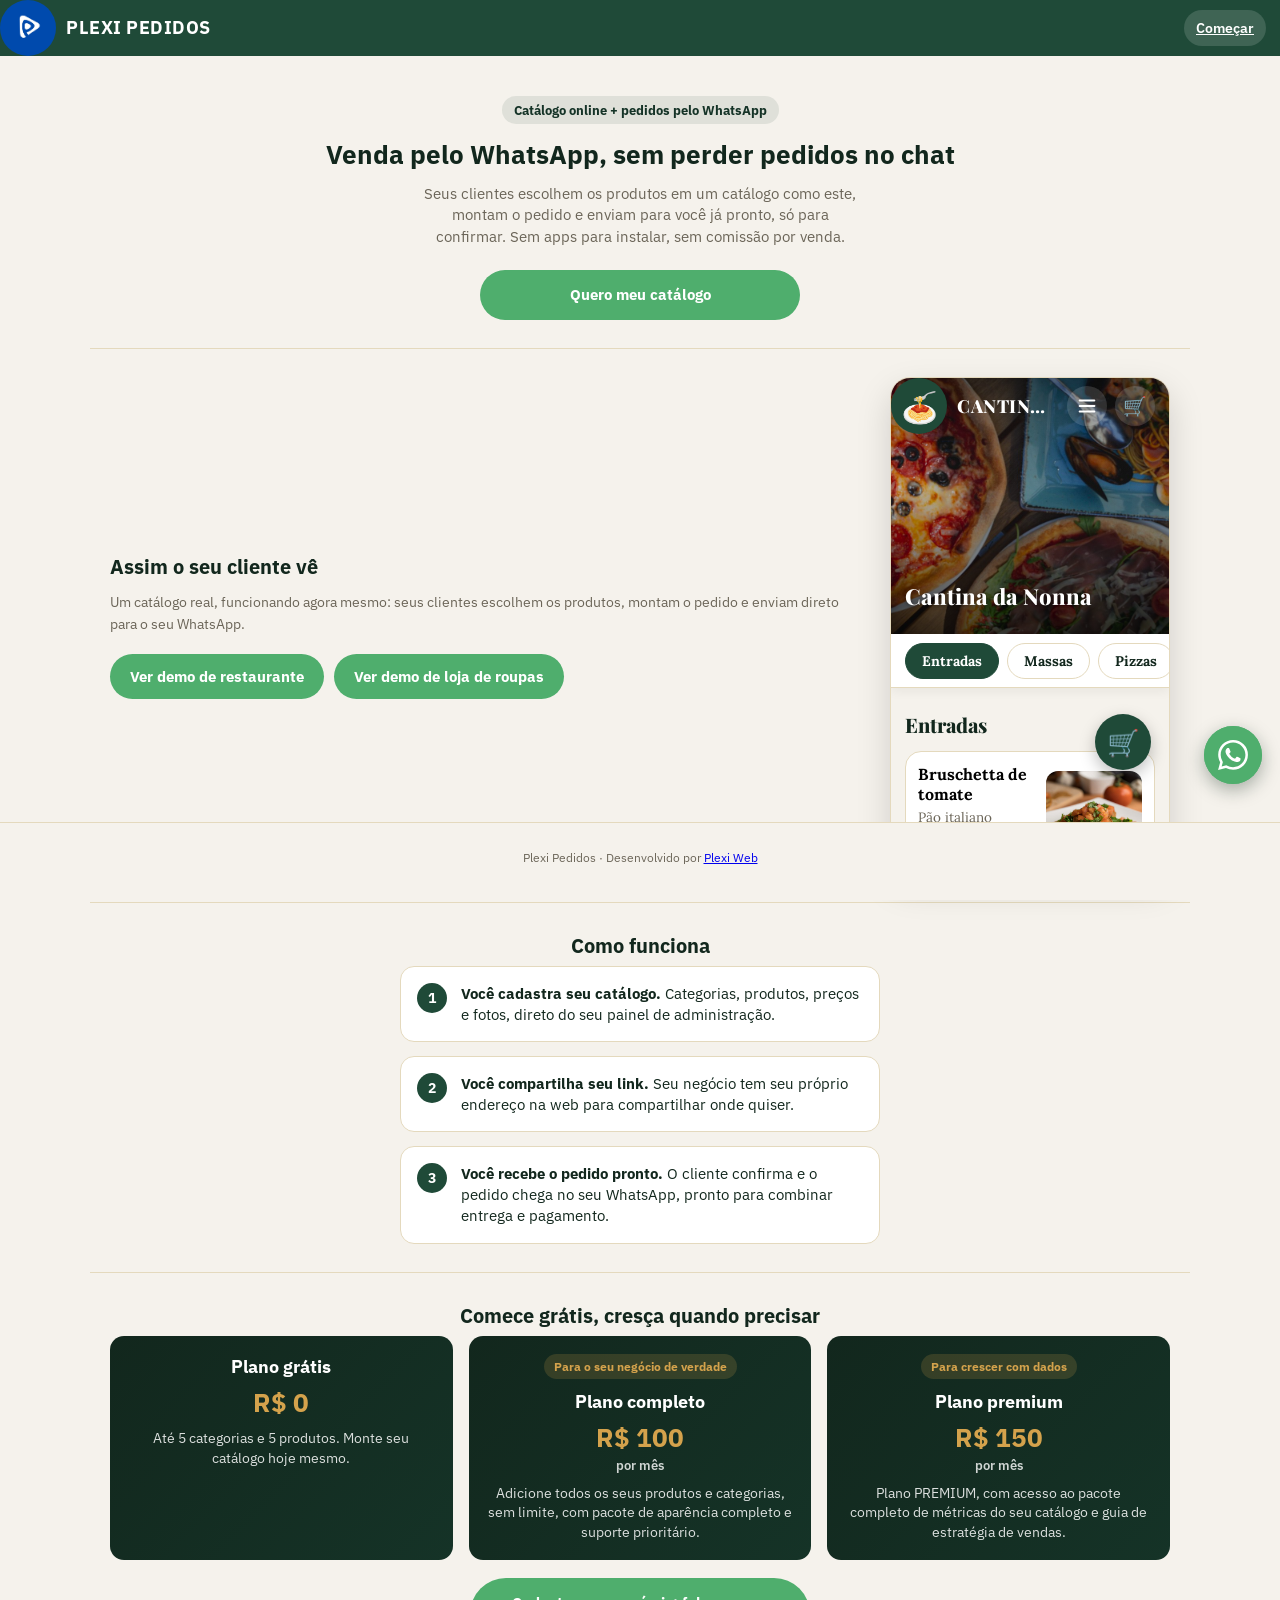
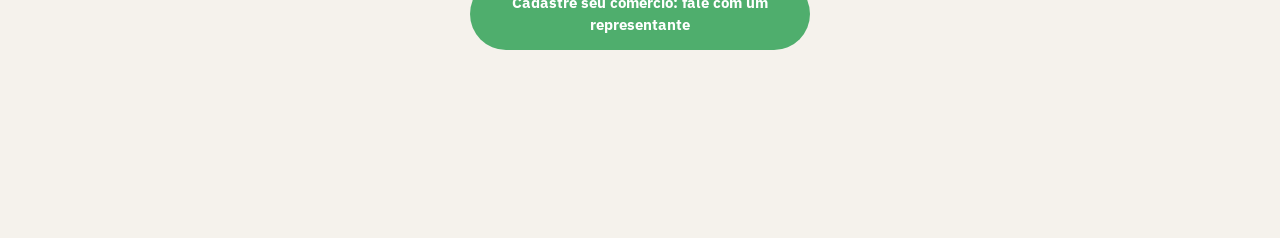
<file: index.html>
<!DOCTYPE html>
<html lang="pt-BR">
<head>
  <meta charset="UTF-8">
  <meta name="viewport" content="width=device-width, initial-scale=1.0, maximum-scale=5.0">
  <meta name="theme-color" content="#1f4a38">

  <title>Plexi Pedidos | Seu catálogo online, pedidos pelo WhatsApp</title>
  <meta name="description" content="Catálogo online para o seu negócio: seus clientes montam o pedido e enviam direto para o seu WhatsApp. Sem apps, sem comissão por venda.">

  <meta property="og:type" content="website">
  <meta property="og:title" content="Plexi Pedidos | Seu catálogo online, pedidos pelo WhatsApp">
  <meta property="og:description" content="Catálogo online para o seu negócio: seus clientes montam o pedido e enviam direto para o seu WhatsApp.">
  <meta property="og:image" content="img/logo.jpg">
  <meta name="twitter:card" content="summary">

  <link rel="icon" href="img/logo.jpg">
  <link rel="apple-touch-icon" href="img/logo.jpg">

  <link rel="preconnect" href="https://fonts.googleapis.com">
  <link rel="preconnect" href="https://fonts.gstatic.com" crossorigin>
  <link rel="stylesheet" href="https://fonts.googleapis.com/css2?family=IBM+Plex+Sans:wght@400;500;600;700&display=swap">

  <link rel="stylesheet" href="css/style.css">
  <link rel="stylesheet" href="css/landing.css">

  <script>
    // Los efectos ocultan contenido solo con esta clase puesta. Va acá para evitar el
    // parpadeo al cargar; si landing.js no corre, a los 4 s se quita y todo se ve.
    document.documentElement.classList.add('landing-js');
    setTimeout(function () {
      if (!document.documentElement.dataset.landing) document.documentElement.classList.remove('landing-js');
    }, 4000);
  </script>
</head>
<body class="landing-body landing-animada">

  <a class="skip-link" href="#contenido-principal">Pular para o conteúdo principal</a>

  <div class="landing-progreso" data-scroll-progress aria-hidden="true"></div>

  <!-- ==========================================================
       BARRA SUPERIOR — misma estructura visual que el catálogo,
       pero el logo no lleva a ningún negocio puntual.
       ========================================================== -->
  <header class="barra">
    <a class="barra-titulo-link" href="./">
      <img class="barra-logo" src="img/logo.jpg" alt="Plexi Pedidos">
      <span class="barra-titulo">Plexi Pedidos</span>
    </a>
    <div class="barra-acciones">
      <a class="barra-boton barra-usuario" data-click="empezar_barra" href="https://wa.me/5493517732496?text=Ol%C3%A1%2C%20quero%20meu%20cat%C3%A1logo%20online" target="_blank" rel="noopener">Começar</a>
    </div>
  </header>

  <main id="contenido-principal" class="landing-main">

    <!-- ====================== HERO ====================== -->
    <section class="landing-hero">
      <span class="landing-etiqueta" data-hero-item>Catálogo online + pedidos pelo WhatsApp</span>
      <h1 data-hero-item>Venda pelo WhatsApp, sem perder pedidos no chat</h1>
      <p class="landing-hero-sub" data-hero-item>
        Seus clientes escolhem os produtos em um catálogo como este, montam o
        pedido e enviam para você já pronto, só para confirmar. Sem apps para
        instalar, sem comissão por venda.
      </p>
      <a class="boton-contacto-negocio" data-hero-item data-click="quiero_mi_catalogo" href="https://wa.me/5493517732496?text=Ol%C3%A1%2C%20quero%20meu%20cat%C3%A1logo%20online" target="_blank" rel="noopener">Quero meu catálogo</a>
    </section>

    <!-- ====================== DEMO ====================== -->
    <section class="landing-seccion landing-demo-seccion">
      <div class="landing-demo-info" data-reveal>
        <h2 class="landing-demo-titulo-h2">Assim o seu cliente vê</h2>
        <p class="landing-demo-desc">Um catálogo real, funcionando agora mesmo: seus clientes escolhem os produtos, montam o pedido e enviam direto para o seu WhatsApp.</p>
        <div class="landing-demo-acciones">
          <a href="restaurante/" target="_blank" rel="noopener" class="boton-contacto-negocio" data-click="ver_demo_restaurante">Ver demo de restaurante</a>
          <a href="loja/" target="_blank" rel="noopener" class="boton-contacto-negocio" data-click="ver_demo_loja">Ver demo de loja de roupas</a>
        </div>
      </div>
      <div class="landing-demo-mockup" data-reveal="scale">
        <iframe src="restaurante/" title="Demonstração do catálogo" loading="lazy"></iframe>
      </div>
    </section>

    <!-- ====================== CÓMO FUNCIONA ====================== -->
    <section class="landing-seccion">
      <h2 data-reveal>Como funciona</h2>
      <div class="landing-pasos">
        <div class="landing-paso" data-reveal>
          <span class="landing-paso-numero">1</span>
          <p><strong>Você cadastra seu catálogo.</strong> Categorias, produtos, preços e fotos, direto do seu painel de administração.</p>
        </div>
        <div class="landing-paso" data-reveal>
          <span class="landing-paso-numero">2</span>
          <p><strong>Você compartilha seu link.</strong> Seu negócio tem seu próprio endereço na web para compartilhar onde quiser.</p>
        </div>
        <div class="landing-paso" data-reveal>
          <span class="landing-paso-numero">3</span>
          <p><strong>Você recebe o pedido pronto.</strong> O cliente confirma e o pedido chega no seu WhatsApp, pronto para combinar entrega e pagamento.</p>
        </div>
      </div>
    </section>

    <!-- ====================== PLANES ====================== -->
    <section class="landing-seccion">
      <h2 data-reveal>Comece grátis, cresça quando precisar</h2>
      <div class="landing-planes" data-metrica="planes">
        <a class="tarjeta-promo landing-tarjeta-precio" data-reveal data-click="plan_gratis" href="https://wa.me/5493517732496?text=Ol%C3%A1%2C%20quero%20meu%20cat%C3%A1logo%20online" target="_blank" rel="noopener">
          <p class="tarjeta-promo-titulo">Plano grátis</p>
          <p class="tarjeta-promo-precio">R$ 0</p>
          <p class="landing-plan-detalle">Até 5 categorias e 5 produtos. Monte seu catálogo hoje mesmo.</p>
        </a>
        <a class="tarjeta-promo landing-tarjeta-precio" data-reveal data-click="plan_completo" href="https://wa.me/5493517732496?text=Ol%C3%A1%2C%20quero%20meu%20cat%C3%A1logo%20online" target="_blank" rel="noopener">
          <span class="tarjeta-promo-etiqueta">Para o seu negócio de verdade</span>
          <p class="tarjeta-promo-titulo">Plano completo</p>
          <p class="tarjeta-promo-precio">R$ 100 <span>por mês</span></p>
          <p class="landing-plan-detalle">Adicione todos os seus produtos e categorias, sem limite, com pacote de aparência completo e suporte prioritário.</p>
        </a>
        <div class="tarjeta-promo landing-tarjeta-precio" data-reveal>
          <span class="tarjeta-promo-etiqueta">Para crescer com dados</span>
          <p class="tarjeta-promo-titulo">Plano premium</p>
          <p class="tarjeta-promo-precio">R$ 150 <span>por mês</span></p>
          <p class="landing-plan-detalle">Plano PREMIUM, com acesso ao pacote completo de métricas do seu catálogo e guia de estratégia de vendas.</p>
        </div>
      </div>
      <a class="boton-contacto-negocio" data-reveal data-click="adherir_comercio" href="https://wa.me/5493517732496?text=Quero%20cadastrar%20meu%20com%C3%A9rcio%20e%20falar%20com%20um%20representante%20do%20meu%20estado" target="_blank" rel="noopener">Cadastre seu comércio: fale com um representante</a>
    </section>

    <footer>
      <p class="landing-footer-credito">Plexi Pedidos &middot; Desenvolvido por <a href="https://web.plexi.com.ar" target="_blank" rel="noopener">Plexi Web</a></p>
    </footer>

  </main>

  <!-- Botón flotante de WhatsApp: mismo destino que el botón del hero. -->
  <a class="whatsapp-fab" data-click="whatsapp_flotante" href="https://wa.me/5493517732496?text=Ol%C3%A1%2C%20quero%20meu%20cat%C3%A1logo%20online" target="_blank" rel="noopener" aria-label="Fale conosco pelo WhatsApp">
    <svg viewBox="0 0 24 24" fill="currentColor" aria-hidden="true">
      <path d="M17.472 14.382c-.297-.149-1.758-.867-2.03-.967-.273-.099-.471-.148-.67.15-.197.297-.767.966-.94 1.164-.173.199-.347.223-.644.075-.297-.15-1.255-.463-2.39-1.475-.883-.788-1.48-1.761-1.653-2.059-.173-.297-.018-.458.13-.606.134-.133.298-.347.446-.52.149-.174.198-.298.298-.497.099-.198.05-.371-.025-.52-.075-.149-.669-1.612-.916-2.207-.242-.579-.487-.5-.669-.51a12.8 12.8 0 0 0-.57-.01c-.198 0-.52.074-.792.372-.272.297-1.04 1.016-1.04 2.479 0 1.462 1.065 2.875 1.213 3.074.149.198 2.096 3.2 5.077 4.487.709.306 1.262.489 1.694.625.712.227 1.36.195 1.872.118.571-.085 1.758-.719 2.006-1.413.248-.694.248-1.289.173-1.413-.074-.124-.272-.198-.57-.347m-5.421 7.403h-.004a9.87 9.87 0 0 1-5.031-1.378l-.361-.214-3.741.982.998-3.648-.235-.374a9.86 9.86 0 0 1-1.51-5.26c.001-5.45 4.436-9.884 9.888-9.884a9.82 9.82 0 0 1 6.988 2.896 9.83 9.83 0 0 1 2.893 6.994c-.003 5.45-4.437 9.884-9.885 9.884m8.413-18.297A11.82 11.82 0 0 0 12.05 0C5.495 0 .16 5.335.157 11.892c0 2.096.547 4.142 1.588 5.945L.057 24l6.305-1.654a11.88 11.88 0 0 0 5.683 1.448h.005c6.554 0 11.89-5.335 11.893-11.893A11.82 11.82 0 0 0 20.465 3.49"/>
    </svg>
  </a>

  <script src="js/landing.js"></script>
</body>
</html>
</file>
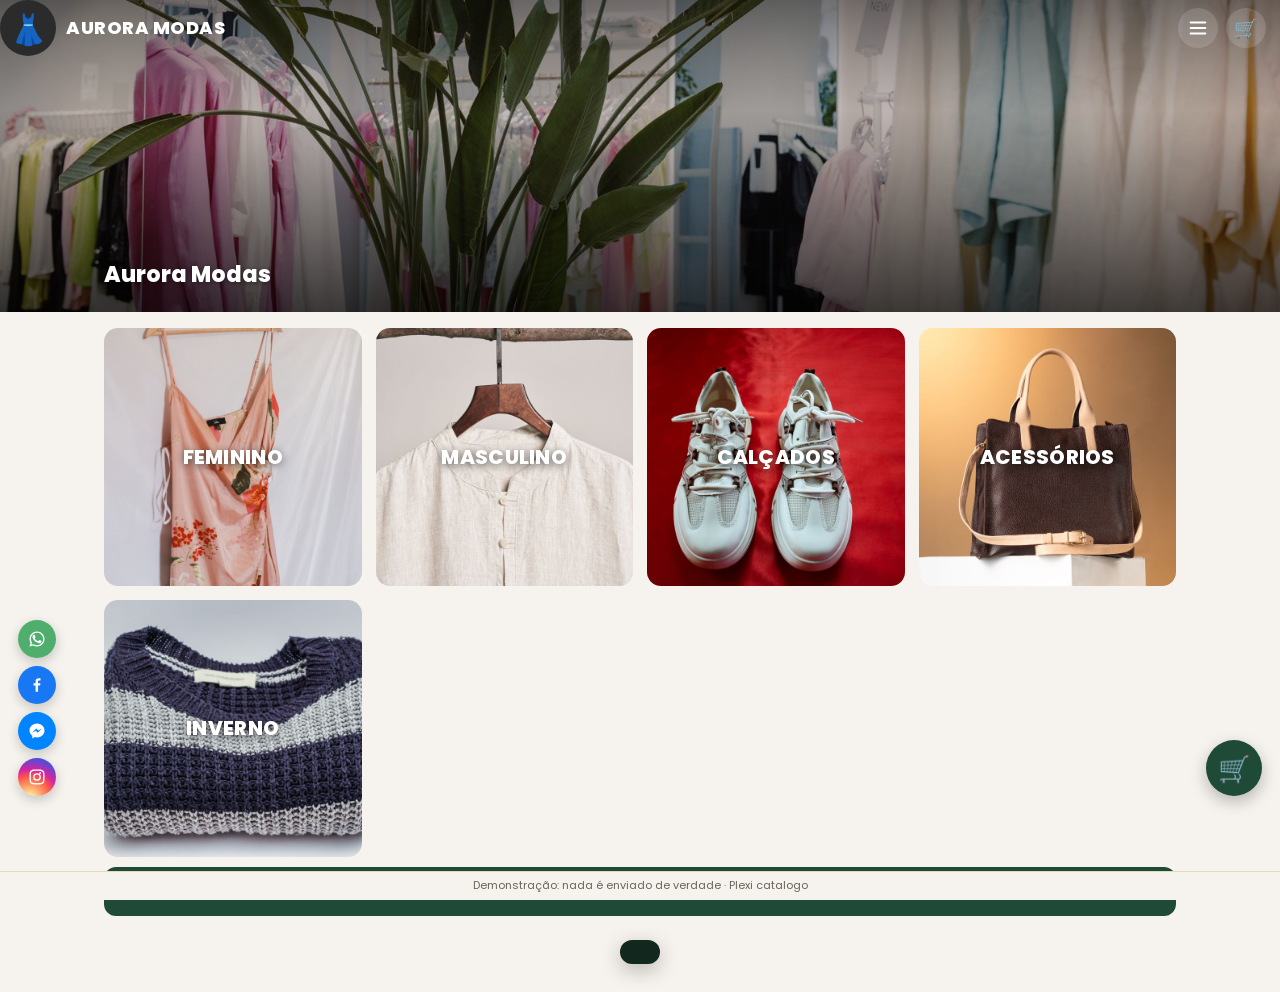
<file: loja/index.html>
<!DOCTYPE html>
<html lang="pt-BR">
<!-- Demostración sin backend, en una carpeta autónoma: se abre con doble clic o se
     sube entera a cualquier hosting estático. Misma estructura que index.html y los
     mismos css/style.css y js/*.js, que acá son COPIAS de los de la app (carpeta de
     arriba): si cambian allá, volver a copiarlos. Lo único que cambia es lo que habla
     con el servidor, que simula js/simulacion.js (se carga primero). Sin GTM ni
     métricas. Si cambia el <body> de index.html, repetir el cambio acá. -->
<head>
  <meta charset="UTF-8">
  <meta name="viewport" content="width=device-width, initial-scale=1.0, maximum-scale=5.0">
  <meta name="theme-color" content="#1f4a38">

  <title>Demonstração | Loja de roupas com pedidos pelo WhatsApp</title>
  <meta name="description" content="Veja nosso catálogo, monte seu pedido e envie direto pelo WhatsApp.">

  <meta name="robots" content="noindex">

  <meta property="og:type" content="website">
  <meta property="og:title" content="Catálogo online | Peça pelo WhatsApp">
  <meta property="og:description" content="Veja nosso catálogo, monte seu pedido e envie direto pelo WhatsApp.">
  <meta property="og:image" content="img/logo.jpg">
  <meta name="twitter:card" content="summary">

  <link rel="icon" href="img/logo.jpg">
  <link rel="apple-touch-icon" href="img/logo.jpg">

  <link rel="preconnect" href="https://fonts.googleapis.com">
  <link rel="preconnect" href="https://fonts.gstatic.com" crossorigin>
  <link rel="stylesheet" href="https://fonts.googleapis.com/css2?family=IBM+Plex+Sans:wght@400;500;600;700&family=Space+Grotesk:wght@500;600;700&family=Playfair+Display:wght@600;700&family=Lora:wght@400;500;600&family=Quicksand:wght@500;600;700&family=Nunito:wght@400;600;700&display=swap">

  <link rel="stylesheet" href="css/style.css">
  <link rel="stylesheet" href="css/admin.css">
  <link rel="stylesheet" href="css/simulacion-admin.css">
  <link rel="stylesheet" href="css/simulacion.css">
</head>
<body>
  <a class="skip-link" href="#contenido-principal">Pular para o conteúdo principal</a>

  <header class="barra">
    <a class="barra-titulo-link" id="link-nombre-negocio" href="#">
      <img class="barra-logo" id="barra-logo" src="img/logo.jpg" alt="Plexi Pedidos">
      <span class="barra-titulo" id="barra-titulo">Categorias</span>
    </a>
    <div class="barra-acciones">
      <span class="barra-badge-negocio oculto" id="badge-negocio-logueado"></span>
      <button class="barra-boton" id="btn-menu" aria-label="Abrir menu" aria-expanded="false" aria-controls="menu-lateral" title="Menu">
        <svg width="22" height="22" viewBox="0 0 24 24" fill="none" stroke="currentColor" stroke-width="2.2" stroke-linecap="round" aria-hidden="true"><path d="M4 6h16M4 12h16M4 18h16"/></svg>
      </button>
      <button class="carrito-boton" id="btn-carrito" aria-label="Ver meu carrinho">
        &#128722;
        <span class="carrito-contador oculto" id="carrito-contador">0</span>
      </button>
    </div>
  </header>

  <div class="menu-fondo oculto" id="menu-fondo"></div>
  <aside class="menu-lateral" id="menu-lateral" aria-hidden="true" aria-label="Menu">
    <div class="menu-lateral-cabecera">
      <span class="menu-lateral-titulo" id="menu-titulo">Menu</span>
      <button class="menu-lateral-cerrar" id="menu-cerrar" type="button" aria-label="Fechar menu">&#10005;</button>
    </div>

    <nav class="menu-lateral-lista" id="menu-opciones">
      <button class="menu-item" id="menu-iniciar-sesion" type="button">
        <span class="menu-item-icono menu-item-icono-acento" aria-hidden="true">
          <svg width="26" height="26" viewBox="0 0 24 24" fill="none" stroke="currentColor" stroke-width="1.8" stroke-linecap="round" stroke-linejoin="round"><circle cx="12" cy="12" r="9"/><circle cx="12" cy="10" r="3"/><path d="M6.2 18.4c1.2-2.2 3.2-3.4 5.8-3.4s4.6 1.2 5.8 3.4"/></svg>
        </span>
        <span class="menu-item-textos">
          <span class="menu-item-titulo">Entrar</span>
          <span class="menu-item-sub">Acesse sua conta</span>
        </span>
        <span class="menu-item-flecha" aria-hidden="true">&#8250;</span>
      </button>
      <div class="menu-contacto" id="menu-contacto-detalle"></div>
    </nav>
  </aside>

  <div class="subbarra oculto" id="subbarra-volver">
    <button class="subbarra-boton" id="btn-volver">
      <span aria-hidden="true">&#8592;</span>
      <span id="subbarra-texto">Categorias</span>
    </button>
  </div>

  <main id="contenido-principal">

    <section class="pantalla activa" id="pantalla-categorias">
      <div class="saludo">
        <h1 id="nombre-negocio">Seu Negócio</h1>
      </div>
                  <div id="lista-categorias"></div>

      <!-- Diseño "restaurante" (solo si el negocio eligió ese tipo de tienda):
           nav de categorías fijo + todos los productos en una sola pantalla.
           Lo arma js/app.js (dibujarMenuRestaurante); en los demás tipos de
           tienda queda oculto y se usa la grilla de categorías de arriba. -->
      <div class="menu-restaurante oculto" id="menu-restaurante">
        <nav class="menu-nav" id="menu-nav" aria-label="Categorias do cardápio"></nav>
        <div class="menu-secciones" id="menu-secciones"></div>
      </div>

      <div class="tarjeta-promo oculto" id="tarjeta-promo">
        <span class="tarjeta-promo-etiqueta">Tem um negócio?</span>
        <p class="tarjeta-promo-titulo">Seu catálogo online</p>
        <p class="tarjeta-promo-precio">R$ 100 <span>por mês</span></p>
      </div>

      <button class="boton-simulacion-admin oculto" id="boton-simulacion-admin" type="button" onclick="abrirSimulacion()">Quero ver como ficaria o meu perfil</button>

      <a class="boton-contacto-negocio oculto" id="boton-contacto-negocio" data-wa-real href="https://wa.me/553181114961?text=Tenho%20um%20neg%C3%B3cio%20e%20quero%20saber%20mais" target="_blank" rel="noopener">Tenho um negócio e quero saber mais</a>
    </section>

    <section class="pantalla" id="pantalla-productos">
      <div class="contador-productos" id="contador-productos"></div>
            <div id="lista-productos"></div>
    </section>

    <section class="pantalla" id="pantalla-detalle">
      <div id="detalle-contenido"></div>
    </section>

    <section class="pantalla" id="pantalla-carrito">
      <div id="carrito-contenido"></div>
    </section>

    <footer>
      <p class="footer-credito">Demonstração: nada é enviado de verdade &middot; Plexi catalogo</p>
    </footer>

  </main>

  <div class="confirmacion" id="confirmacion" role="status" aria-live="polite"></div>

  <button class="carrito-flotante oculto" id="btn-carrito-flotante" aria-label="Ver meu carrinho">
    &#128722;
    <span class="carrito-flotante-contador oculto" id="carrito-flotante-contador">0</span>
  </button>

  <div class="compartir-flotante" id="compartir-flotante">
    <button class="compartir-boton compartir-whatsapp" id="btn-compartir-whatsapp" aria-label="Compartilhar pelo WhatsApp">
      <svg viewBox="0 0 24 24" fill="currentColor" aria-hidden="true"><path d="M17.472 14.382c-.297-.149-1.758-.867-2.03-.967-.273-.099-.471-.148-.67.15-.198.297-.767.966-.94 1.164-.173.199-.347.223-.644.075-.297-.15-1.255-.463-2.39-1.475-.883-.788-1.48-1.761-1.653-2.059-.173-.297-.018-.458.13-.606.134-.133.298-.347.446-.52.149-.174.198-.298.298-.497.099-.198.05-.371-.025-.52-.075-.149-.669-1.612-.916-2.207-.242-.579-.487-.5-.669-.51-.173-.008-.371-.01-.57-.01-.198 0-.52.074-.792.372-.272.297-1.04 1.016-1.04 2.479 0 1.462 1.065 2.875 1.213 3.074.148.198 2.096 3.2 5.077 4.487.709.306 1.263.489 1.694.625.712.227 1.36.195 1.871.118.571-.085 1.758-.719 2.006-1.413.248-.694.248-1.289.173-1.413-.074-.124-.272-.198-.57-.347z"/><path d="M12.004 2c-5.514 0-9.997 4.483-9.997 9.997 0 1.763.46 3.486 1.334 5.002L2 22l5.117-1.32a9.955 9.955 0 0 0 4.887 1.24h.004c5.514 0 9.997-4.483 9.997-9.997C22 6.483 17.518 2 12.004 2zm0 18.184h-.003a8.19 8.19 0 0 1-4.174-1.14l-.3-.178-3.037.784.81-2.96-.195-.304a8.187 8.187 0 0 1-1.256-4.39c0-4.523 3.68-8.203 8.207-8.203 2.19 0 4.25.854 5.799 2.404a8.15 8.15 0 0 1 2.4 5.803c-.002 4.524-3.682 8.204-8.251 8.184z"/></svg>
    </button>
    <button class="compartir-boton compartir-facebook" id="btn-compartir-facebook" aria-label="Compartilhar no Facebook">
      <svg viewBox="0 0 24 24" fill="currentColor" aria-hidden="true"><path d="M13.397 20.997v-8.196h2.765l.411-3.209h-3.176V7.548c0-.929.258-1.563 1.587-1.563h1.684V3.127A22.336 22.336 0 0 0 14.201 3c-2.444 0-4.122 1.492-4.122 4.231v2.361H7.332v3.209h2.753v8.196h3.312z"/></svg>
    </button>
    <button class="compartir-boton compartir-messenger" id="btn-compartir-messenger" aria-label="Compartilhar pelo Messenger">
      <svg viewBox="0 0 24 24" fill="currentColor" aria-hidden="true"><path d="M12 2C6.477 2 2 6.145 2 11.243c0 2.9 1.454 5.489 3.726 7.181V22l3.405-1.87c.909.251 1.871.386 2.869.386 5.523 0 10-4.145 10-9.273S17.523 2 12 2zm1.008 12.49-2.553-2.725-4.98 2.725 5.478-5.816 2.615 2.725 4.917-2.725-5.477 5.816z"/></svg>
    </button>
    <button class="compartir-boton compartir-instagram" id="btn-compartir-instagram" aria-label="Copiar link para o Instagram">
      <svg viewBox="0 0 24 24" fill="currentColor" aria-hidden="true"><path d="M12 2c-2.716 0-3.056.012-4.123.06-1.064.049-1.791.218-2.427.465a4.902 4.902 0 0 0-1.772 1.153A4.902 4.902 0 0 0 2.525 5.45c-.247.636-.416 1.363-.465 2.427C2.012 8.944 2 9.284 2 12s.012 3.056.06 4.123c.049 1.064.218 1.791.465 2.427a4.902 4.902 0 0 0 1.153 1.772 4.902 4.902 0 0 0 1.772 1.153c.636.247 1.363.416 2.427.465C8.944 21.988 9.284 22 12 22s3.056-.012 4.123-.06c1.064-.049 1.791-.218 2.427-.465a4.902 4.902 0 0 0 1.772-1.153 4.902 4.902 0 0 0 1.153-1.772c.247-.636.416-1.363.465-2.427.048-1.067.06-1.407.06-4.123s-.012-3.056-.06-4.123c-.049-1.064-.218-1.791-.465-2.427a4.902 4.902 0 0 0-1.153-1.772A4.902 4.902 0 0 0 18.55 2.525c-.636-.247-1.363-.416-2.427-.465C15.056 2.012 14.716 2 12 2zm0 1.802c2.67 0 2.987.01 4.042.058.976.045 1.505.207 1.858.344.467.182.8.399 1.15.748.35.35.566.683.748 1.15.137.353.3.882.344 1.858.048 1.055.058 1.372.058 4.042s-.01 2.987-.058 4.042c-.045.976-.207 1.505-.344 1.858a3.1 3.1 0 0 1-.748 1.15 3.1 3.1 0 0 1-1.15.748c-.353.137-.882.3-1.858.344-1.054.048-1.371.058-4.042.058s-2.987-.01-4.042-.058c-.976-.045-1.505-.207-1.858-.344a3.1 3.1 0 0 1-1.15-.748 3.1 3.1 0 0 1-.748-1.15c-.137-.353-.3-.882-.344-1.858-.048-1.055-.058-1.372-.058-4.042s.01-2.987.058-4.042c.045-.976.207-1.505.344-1.858.182-.467.399-.8.748-1.15.35-.35.683-.566 1.15-.748.353-.137.882-.3 1.858-.344C9.013 3.812 9.33 3.802 12 3.802zm0 3.063a5.135 5.135 0 1 0 0 10.27 5.135 5.135 0 0 0 0-10.27zm0 8.468a3.333 3.333 0 1 1 0-6.666 3.333 3.333 0 0 1 0 6.666zm5.338-8.671a1.2 1.2 0 1 1-2.4 0 1.2 1.2 0 0 1 2.4 0z"/></svg>
    </button>
  </div>

  <script src="js/simulacion.js"></script>
  <script src="js/tipografias.js"></script>
  <script src="js/simulacion-admin.js"></script>
  <script src="js/catalogo.js"></script>
  <script src="js/carrito.js"></script>
  <script src="js/whatsapp.js"></script>
  <script src="js/analytics.js"></script>
  <script src="js/app.js"></script>

</body>
</html>
</file>
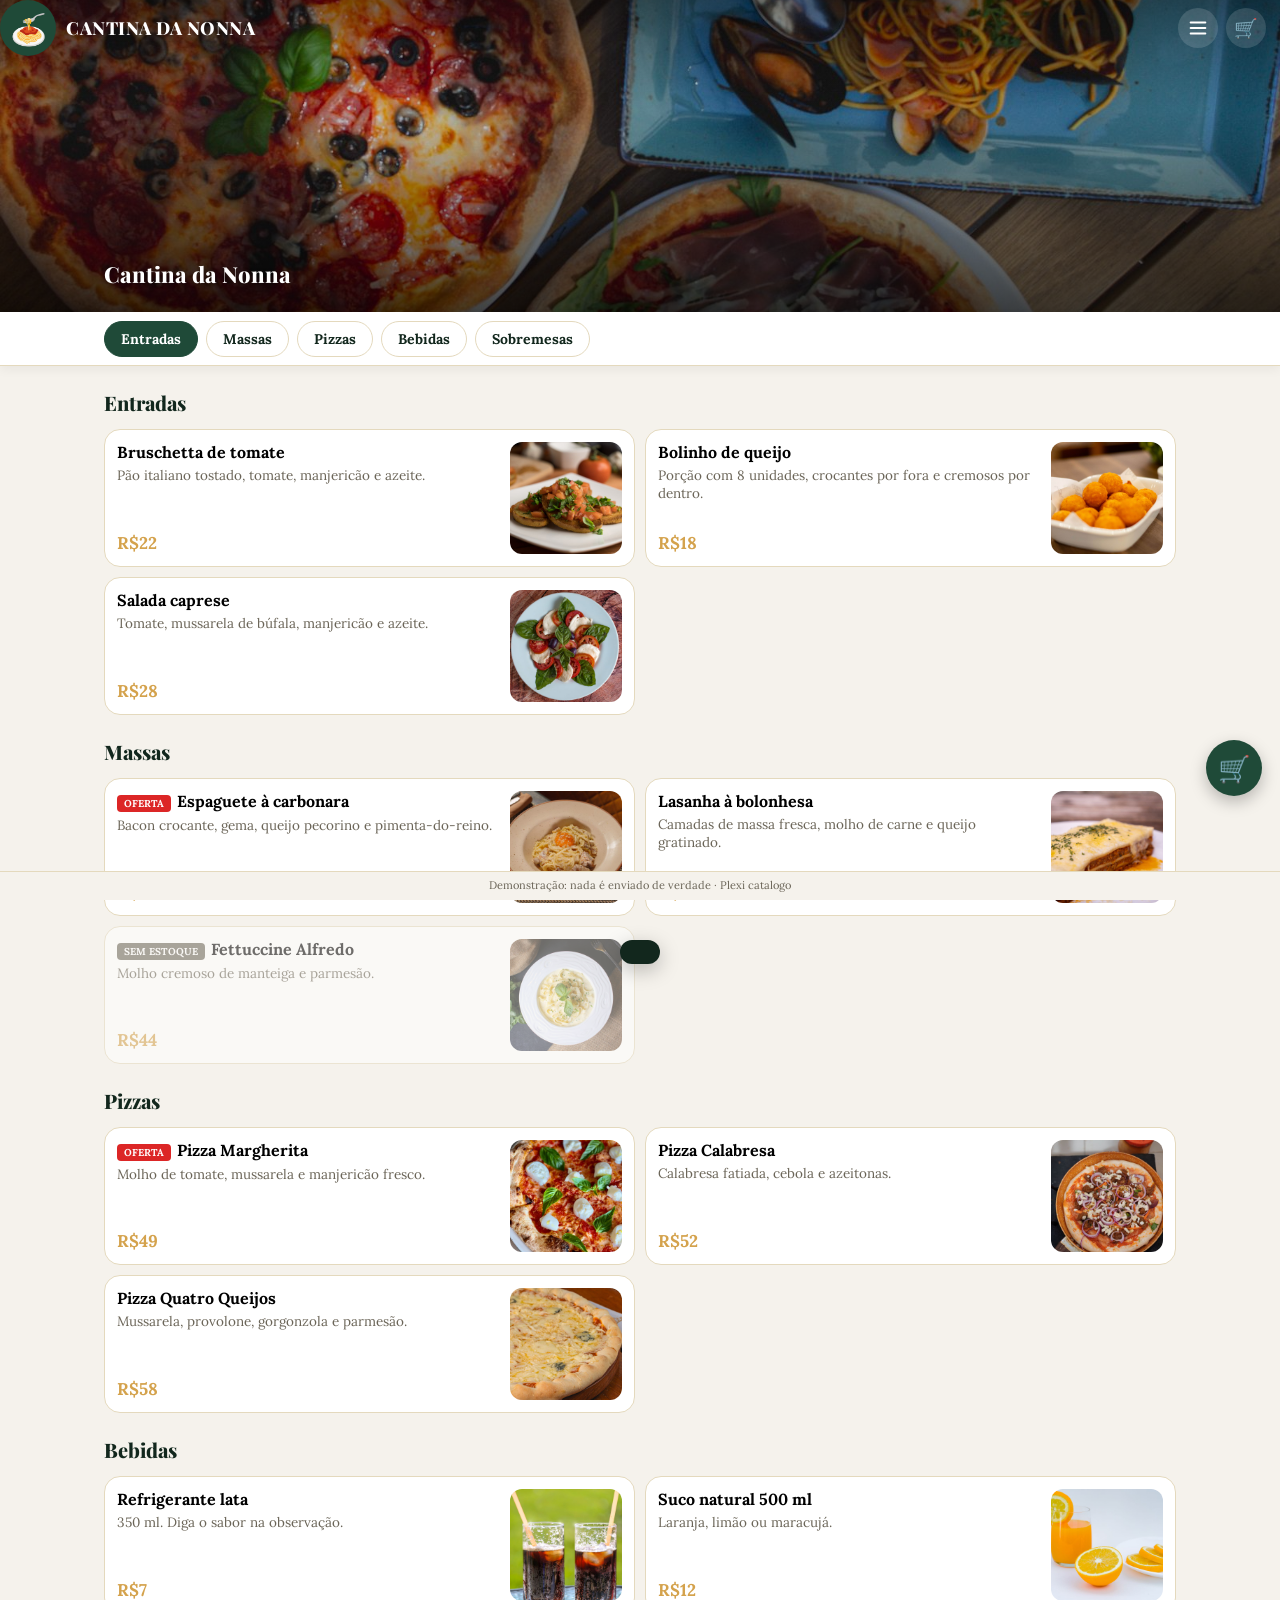
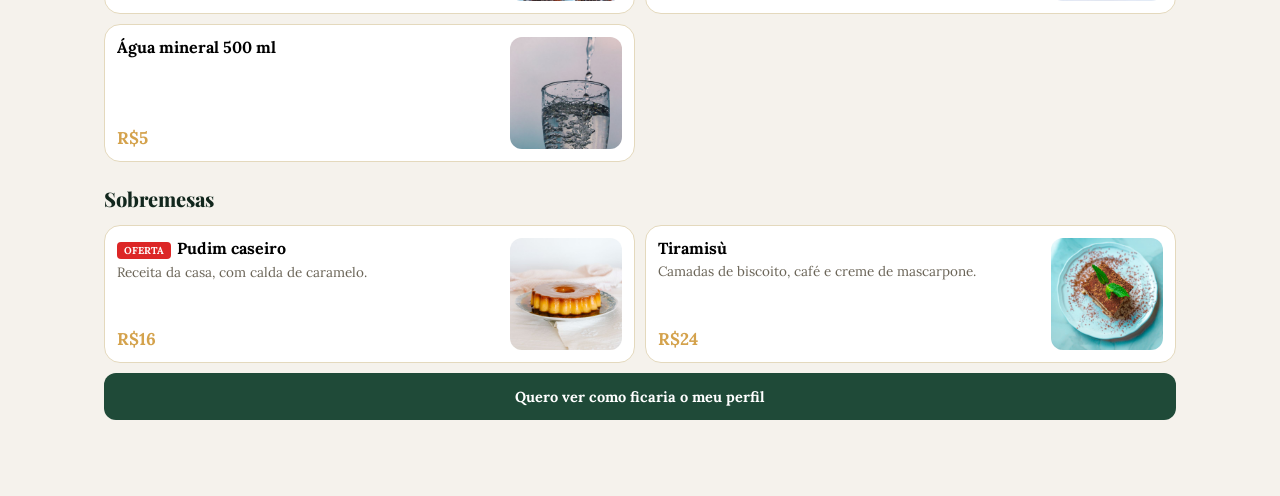
<file: restaurante/index.html>
<!DOCTYPE html>
<html lang="pt-BR">
<!-- Demostración sin backend, en una carpeta autónoma: se abre con doble clic o se
     sube entera a cualquier hosting estático (index.html es la entrada de la carpeta).
     Misma estructura que el index.html de la app y los mismos css/style.css y
     js/*.js, que acá son COPIAS de los de la app (carpeta de arriba): si cambian
     allá, volver a copiarlos. Lo único que cambia es lo que habla con el servidor,
     que simula js/simulacion.js (se carga primero). Sin GTM ni métricas. Si cambia
     el <body> del index.html de la app, repetir el cambio acá. -->
<head>
  <meta charset="UTF-8">
  <meta name="viewport" content="width=device-width, initial-scale=1.0, maximum-scale=5.0">
  <meta name="theme-color" content="#1f4a38">

  <title>Demonstração | Catálogo online com pedidos pelo WhatsApp</title>
  <meta name="description" content="Veja nosso catálogo, monte seu pedido e envie direto pelo WhatsApp.">

  <meta name="robots" content="noindex">

  <meta property="og:type" content="website">
  <meta property="og:title" content="Catálogo online | Peça pelo WhatsApp">
  <meta property="og:description" content="Veja nosso catálogo, monte seu pedido e envie direto pelo WhatsApp.">
  <meta property="og:image" content="img/logo.jpg">
  <meta name="twitter:card" content="summary">

  <link rel="icon" href="img/logo.jpg">
  <link rel="apple-touch-icon" href="img/logo.jpg">

  <link rel="preconnect" href="https://fonts.googleapis.com">
  <link rel="preconnect" href="https://fonts.gstatic.com" crossorigin>
  <link rel="stylesheet" href="https://fonts.googleapis.com/css2?family=IBM+Plex+Sans:wght@400;500;600;700&family=Space+Grotesk:wght@500;600;700&family=Playfair+Display:wght@600;700&family=Lora:wght@400;500;600&family=Quicksand:wght@500;600;700&family=Nunito:wght@400;600;700&display=swap">

  <link rel="stylesheet" href="css/style.css">
  <link rel="stylesheet" href="css/admin.css">
  <link rel="stylesheet" href="css/simulacion-admin.css">
  <link rel="stylesheet" href="css/simulacion.css">
</head>
<body>
  <a class="skip-link" href="#contenido-principal">Pular para o conteúdo principal</a>

  <header class="barra">
    <a class="barra-titulo-link" id="link-nombre-negocio" href="#">
      <img class="barra-logo" id="barra-logo" src="img/logo.jpg" alt="Plexi Pedidos">
      <span class="barra-titulo" id="barra-titulo">Categorias</span>
    </a>
    <div class="barra-acciones">
      <span class="barra-badge-negocio oculto" id="badge-negocio-logueado"></span>
      <button class="barra-boton" id="btn-menu" aria-label="Abrir menu" aria-expanded="false" aria-controls="menu-lateral" title="Menu">
        <svg width="22" height="22" viewBox="0 0 24 24" fill="none" stroke="currentColor" stroke-width="2.2" stroke-linecap="round" aria-hidden="true"><path d="M4 6h16M4 12h16M4 18h16"/></svg>
      </button>
      <button class="carrito-boton" id="btn-carrito" aria-label="Ver meu carrinho">
        &#128722;
        <span class="carrito-contador oculto" id="carrito-contador">0</span>
      </button>
    </div>
  </header>

  <div class="menu-fondo oculto" id="menu-fondo"></div>
  <aside class="menu-lateral" id="menu-lateral" aria-hidden="true" aria-label="Menu">
    <div class="menu-lateral-cabecera">
      <span class="menu-lateral-titulo" id="menu-titulo">Menu</span>
      <button class="menu-lateral-cerrar" id="menu-cerrar" type="button" aria-label="Fechar menu">&#10005;</button>
    </div>

    <nav class="menu-lateral-lista" id="menu-opciones">
      <button class="menu-item" id="menu-iniciar-sesion" type="button">
        <span class="menu-item-icono menu-item-icono-acento" aria-hidden="true">
          <svg width="26" height="26" viewBox="0 0 24 24" fill="none" stroke="currentColor" stroke-width="1.8" stroke-linecap="round" stroke-linejoin="round"><circle cx="12" cy="12" r="9"/><circle cx="12" cy="10" r="3"/><path d="M6.2 18.4c1.2-2.2 3.2-3.4 5.8-3.4s4.6 1.2 5.8 3.4"/></svg>
        </span>
        <span class="menu-item-textos">
          <span class="menu-item-titulo">Entrar</span>
          <span class="menu-item-sub">Acesse sua conta</span>
        </span>
        <span class="menu-item-flecha" aria-hidden="true">&#8250;</span>
      </button>
      <div class="menu-contacto" id="menu-contacto-detalle"></div>
    </nav>
  </aside>

  <div class="subbarra oculto" id="subbarra-volver">
    <button class="subbarra-boton" id="btn-volver">
      <span aria-hidden="true">&#8592;</span>
      <span id="subbarra-texto">Categorias</span>
    </button>
  </div>

  <main id="contenido-principal">

    <section class="pantalla activa" id="pantalla-categorias">
      <div class="saludo">
        <h1 id="nombre-negocio">Seu Negócio</h1>
      </div>
                  <div id="lista-categorias"></div>

      <!-- Diseño "restaurante" (solo si el negocio eligió ese tipo de tienda):
           nav de categorías fijo + todos los productos en una sola pantalla.
           Lo arma js/app.js (dibujarMenuRestaurante); en los demás tipos de
           tienda queda oculto y se usa la grilla de categorías de arriba. -->
      <div class="menu-restaurante oculto" id="menu-restaurante">
        <nav class="menu-nav" id="menu-nav" aria-label="Categorias do cardápio"></nav>
        <div class="menu-secciones" id="menu-secciones"></div>
      </div>

      <div class="tarjeta-promo oculto" id="tarjeta-promo">
        <span class="tarjeta-promo-etiqueta">Tem um negócio?</span>
        <p class="tarjeta-promo-titulo">Seu catálogo online</p>
        <p class="tarjeta-promo-precio">R$ 100 <span>por mês</span></p>
      </div>

      <button class="boton-simulacion-admin oculto" id="boton-simulacion-admin" type="button" onclick="abrirSimulacion()">Quero ver como ficaria o meu perfil</button>

      <a class="boton-contacto-negocio oculto" id="boton-contacto-negocio" data-wa-real href="https://wa.me/553181114961?text=Tenho%20um%20neg%C3%B3cio%20e%20quero%20saber%20mais" target="_blank" rel="noopener">Tenho um negócio e quero saber mais</a>
    </section>

    <section class="pantalla" id="pantalla-productos">
      <div class="contador-productos" id="contador-productos"></div>
            <div id="lista-productos"></div>
    </section>

    <section class="pantalla" id="pantalla-detalle">
      <div id="detalle-contenido"></div>
    </section>

    <section class="pantalla" id="pantalla-carrito">
      <div id="carrito-contenido"></div>
    </section>

    <footer>
      <p class="footer-credito">Demonstração: nada é enviado de verdade &middot; Plexi catalogo</p>
    </footer>

  </main>

  <div class="confirmacion" id="confirmacion" role="status" aria-live="polite"></div>

  <button class="carrito-flotante oculto" id="btn-carrito-flotante" aria-label="Ver meu carrinho">
    &#128722;
    <span class="carrito-flotante-contador oculto" id="carrito-flotante-contador">0</span>
  </button>

  <div class="compartir-flotante" id="compartir-flotante">
    <button class="compartir-boton compartir-whatsapp" id="btn-compartir-whatsapp" aria-label="Compartilhar pelo WhatsApp">
      <svg viewBox="0 0 24 24" fill="currentColor" aria-hidden="true"><path d="M17.472 14.382c-.297-.149-1.758-.867-2.03-.967-.273-.099-.471-.148-.67.15-.198.297-.767.966-.94 1.164-.173.199-.347.223-.644.075-.297-.15-1.255-.463-2.39-1.475-.883-.788-1.48-1.761-1.653-2.059-.173-.297-.018-.458.13-.606.134-.133.298-.347.446-.52.149-.174.198-.298.298-.497.099-.198.05-.371-.025-.52-.075-.149-.669-1.612-.916-2.207-.242-.579-.487-.5-.669-.51-.173-.008-.371-.01-.57-.01-.198 0-.52.074-.792.372-.272.297-1.04 1.016-1.04 2.479 0 1.462 1.065 2.875 1.213 3.074.148.198 2.096 3.2 5.077 4.487.709.306 1.263.489 1.694.625.712.227 1.36.195 1.871.118.571-.085 1.758-.719 2.006-1.413.248-.694.248-1.289.173-1.413-.074-.124-.272-.198-.57-.347z"/><path d="M12.004 2c-5.514 0-9.997 4.483-9.997 9.997 0 1.763.46 3.486 1.334 5.002L2 22l5.117-1.32a9.955 9.955 0 0 0 4.887 1.24h.004c5.514 0 9.997-4.483 9.997-9.997C22 6.483 17.518 2 12.004 2zm0 18.184h-.003a8.19 8.19 0 0 1-4.174-1.14l-.3-.178-3.037.784.81-2.96-.195-.304a8.187 8.187 0 0 1-1.256-4.39c0-4.523 3.68-8.203 8.207-8.203 2.19 0 4.25.854 5.799 2.404a8.15 8.15 0 0 1 2.4 5.803c-.002 4.524-3.682 8.204-8.251 8.184z"/></svg>
    </button>
    <button class="compartir-boton compartir-facebook" id="btn-compartir-facebook" aria-label="Compartilhar no Facebook">
      <svg viewBox="0 0 24 24" fill="currentColor" aria-hidden="true"><path d="M13.397 20.997v-8.196h2.765l.411-3.209h-3.176V7.548c0-.929.258-1.563 1.587-1.563h1.684V3.127A22.336 22.336 0 0 0 14.201 3c-2.444 0-4.122 1.492-4.122 4.231v2.361H7.332v3.209h2.753v8.196h3.312z"/></svg>
    </button>
    <button class="compartir-boton compartir-messenger" id="btn-compartir-messenger" aria-label="Compartilhar pelo Messenger">
      <svg viewBox="0 0 24 24" fill="currentColor" aria-hidden="true"><path d="M12 2C6.477 2 2 6.145 2 11.243c0 2.9 1.454 5.489 3.726 7.181V22l3.405-1.87c.909.251 1.871.386 2.869.386 5.523 0 10-4.145 10-9.273S17.523 2 12 2zm1.008 12.49-2.553-2.725-4.98 2.725 5.478-5.816 2.615 2.725 4.917-2.725-5.477 5.816z"/></svg>
    </button>
    <button class="compartir-boton compartir-instagram" id="btn-compartir-instagram" aria-label="Copiar link para o Instagram">
      <svg viewBox="0 0 24 24" fill="currentColor" aria-hidden="true"><path d="M12 2c-2.716 0-3.056.012-4.123.06-1.064.049-1.791.218-2.427.465a4.902 4.902 0 0 0-1.772 1.153A4.902 4.902 0 0 0 2.525 5.45c-.247.636-.416 1.363-.465 2.427C2.012 8.944 2 9.284 2 12s.012 3.056.06 4.123c.049 1.064.218 1.791.465 2.427a4.902 4.902 0 0 0 1.153 1.772 4.902 4.902 0 0 0 1.772 1.153c.636.247 1.363.416 2.427.465C8.944 21.988 9.284 22 12 22s3.056-.012 4.123-.06c1.064-.049 1.791-.218 2.427-.465a4.902 4.902 0 0 0 1.772-1.153 4.902 4.902 0 0 0 1.153-1.772c.247-.636.416-1.363.465-2.427.048-1.067.06-1.407.06-4.123s-.012-3.056-.06-4.123c-.049-1.064-.218-1.791-.465-2.427a4.902 4.902 0 0 0-1.153-1.772A4.902 4.902 0 0 0 18.55 2.525c-.636-.247-1.363-.416-2.427-.465C15.056 2.012 14.716 2 12 2zm0 1.802c2.67 0 2.987.01 4.042.058.976.045 1.505.207 1.858.344.467.182.8.399 1.15.748.35.35.566.683.748 1.15.137.353.3.882.344 1.858.048 1.055.058 1.372.058 4.042s-.01 2.987-.058 4.042c-.045.976-.207 1.505-.344 1.858a3.1 3.1 0 0 1-.748 1.15 3.1 3.1 0 0 1-1.15.748c-.353.137-.882.3-1.858.344-1.054.048-1.371.058-4.042.058s-2.987-.01-4.042-.058c-.976-.045-1.505-.207-1.858-.344a3.1 3.1 0 0 1-1.15-.748 3.1 3.1 0 0 1-.748-1.15c-.137-.353-.3-.882-.344-1.858-.048-1.055-.058-1.372-.058-4.042s.01-2.987.058-4.042c.045-.976.207-1.505.344-1.858.182-.467.399-.8.748-1.15.35-.35.683-.566 1.15-.748.353-.137.882-.3 1.858-.344C9.013 3.812 9.33 3.802 12 3.802zm0 3.063a5.135 5.135 0 1 0 0 10.27 5.135 5.135 0 0 0 0-10.27zm0 8.468a3.333 3.333 0 1 1 0-6.666 3.333 3.333 0 0 1 0 6.666zm5.338-8.671a1.2 1.2 0 1 1-2.4 0 1.2 1.2 0 0 1 2.4 0z"/></svg>
    </button>
  </div>

  <script src="js/simulacion.js"></script>
  <script src="js/tipografias.js"></script>
  <script src="js/simulacion-admin.js"></script>
  <script src="js/catalogo.js"></script>
  <script src="js/carrito.js"></script>
  <script src="js/whatsapp.js"></script>
  <script src="js/analytics.js"></script>
  <script src="js/app.js"></script>

</body>
</html>
</file>
<file: css/style.css>
/* ============================================================
   CATÁLOGO WEB - ESTILOS
   ------------------------------------------------------------
   Mobile-first: todo lo de arriba de este archivo es el diseño
   para celular. Desde 900px de ancho (ver el @media al final del
   archivo) el catálogo se ensancha y las categorías/productos
   pasan de grid de 2 a grid de 4 columnas, para aprovechar el
   espacio de una pantalla de escritorio en vez de quedar en una
   columna angosta con márgenes vacíos a los costados.
   ============================================================ */

:root {
  --negro:        #12271d;   /* antes #0f0f0f — ahora un negro con base verde, coherente con el acento */
  --gris-fondo:   #f5f2ec;   /* antes #f5f6f8 (gris frío) — fondo crema cálido */
  --blanco:       #ffffff;
  --texto:        #12271d;
  --texto-suave:  #6b6558;
  --borde:        #e4d9bd;

  --acento:       #1f4a38;   /* antes #16a34a (verde flúor) — verde botella profundo */
  --acento-oscuro:#153327;
  --dorado:       #d4a24c;   /* nuevo: acento secundario, precios y detalles */
  --whatsapp:     #4fae6d;   /* antes #25d366 (verde flúor de marca) — atenuado a tono cálido */
  --rojo:         #dc2626;
  --amarillo:     #f59e0b;

  --alto-barra:    56px;
  --alto-subbarra: 40px;
  --ancho-max:     620px;

  /* --barra-fondo y --barra-texto (color de la barra superior,
     configurable por negocio) NO se declaran acá a propósito: las
     define app.js vía setProperty solo si el negocio las configuró en
     el panel admin (pestaña Apariencia → "Colores de la barra"). Si no
     las declara, .barra usa el fallback var(--acento)/var(--blanco) de
     siempre — ver el selector .barra más abajo. */
}

* { box-sizing: border-box; margin: 0; padding: 0; }

body {
  font-family: "IBM Plex Sans", -apple-system, BlinkMacSystemFont, "Segoe UI", Roboto, Arial, sans-serif;
  background: var(--gris-fondo);
  color: var(--texto);
  line-height: 1.45;
  -webkit-font-smoothing: antialiased;
}

/* ============================================================
   PERSONALIZACIÓN POR NEGOCIO (panel admin, pestaña "Apariencia")
   ------------------------------------------------------------
   Tipografía: en vez de una clase CSS por cada una de las 10 opciones
   (ver js/tipografias.js para la lista completa), se usan 2 variables
   que app.js sobreescribe con setProperty según lo que eligió el
   negocio: --fuente-titulo (títulos/nombres destacados) y
   --fuente-cuerpo (texto general de main). Si el negocio no eligió
   ninguna, las variables no se declaran y todo cae al valor fijo de
   abajo (IBM Plex Sans) — el catálogo se ve igual que si esto no
   existiera. Agregar una tipografía nueva a la lista de 10 no requiere
   tocar este CSS en absoluto.
   ============================================================ */

h1, h2, .barra-titulo, .detalle-nombre, .tarjeta-promo-titulo {
  font-family: var(--fuente-titulo, "IBM Plex Sans"), -apple-system, BlinkMacSystemFont, "Segoe UI", Roboto, Arial, sans-serif;
}

main {
  font-family: var(--fuente-cuerpo, "IBM Plex Sans"), -apple-system, BlinkMacSystemFont, "Segoe UI", Roboto, Arial, sans-serif;
}

/* Imagen de fondo opcional detrás de categorías y productos.
   Hay dos imágenes configurables por separado desde el panel admin:
   --imagen-fondo-personalizada (mobile, la de acá abajo por defecto) y
   --imagen-fondo-desktop-personalizada (desde 900px, ver @media al
   final del archivo, que la reemplaza ahí). Si el negocio cargó las
   dos, cada una se ve en su rango de ancho (responsive real). Si solo
   cargó una de las dos, app.js hace que esa misma se use también en el
   otro rango — nunca queda un ancho de pantalla sin fondo por haber
   configurado un solo campo.

   Cada imagen tiene además su propio interruptor "Sin atenuar" en el
   panel admin: --opacidad-fondo-personalizada / -desktop-personalizada
   valen 0.5 (imagen atenuada, look de marca de agua detrás del
   contenido — el comportamiento de siempre) o 1 (imagen nítida a pleno)
   según lo que haya elegido el negocio para ESA imagen puntual.

   Va en un ::before del <body>, con position: fixed — así la imagen
   queda clavada en su lugar respecto a la pantalla, sin moverse nunca
   con el scroll; lo único que se desplaza al scrollear es el contenido
   real (categorías/productos, dentro de <main>), que pasa por encima
   suyo. No va en <main> ni usa position: absolute (versión anterior)
   porque eso la anclaba al tamaño de main, que crece con el scroll —
   la imagen se movía junto con el contenido en vez de quedar fija.

   No va como background-image directo del body, porque
   background-image no tiene una propiedad de opacidad propia: bajarle
   la opacidad al body entero taparía también el contenido de encima.

   El overlay que hace legible el contenido sobre la imagen es
   simplemente el background normal de main (más abajo, en
   main.con-fondo-personalizado) — main sí se mueve con el scroll, así
   que a medida que el usuario scrollea, el overlay (que crece con el
   contenido real) va tapando cada vez más de la imagen fija de atrás,
   sin dejar ninguna franja sin atenuar. */
body.con-fondo-personalizado::before {
  content: '';
  position: fixed;
  inset: 0;
  background-image: var(--imagen-fondo-personalizada);
  background-size: contain;
  background-position: center center;
  background-repeat: no-repeat;
  /* --opacidad-fondo-personalizada: 0.5 por defecto (imagen atenuada,
     como siempre), o 1 (nítida) si el negocio activó "Sin atenuar" para
     este campo en el panel Apariencia — ver app.js. Es una variable
     propia de la imagen mobile; la de escritorio la pisa el @media de
     abajo, mismo mecanismo que --imagen-fondo-desktop-personalizada. */
  opacity: var(--opacidad-fondo-personalizada, 0.5);
  z-index: 0;
  pointer-events: none;
}
main.con-fondo-personalizado {
  position: relative;
  background: rgba(245, 242, 236, 0.6);
}

img { display: block; max-width: 100%; }
button { font-family: inherit; cursor: pointer; border: none; background: none; }
input, textarea { font-family: inherit; }

:focus-visible {
  outline: 2px solid var(--acento);
  outline-offset: 2px;
}

.skip-link {
  position: absolute;
  top: -100%;
  left: 12px;
  background: var(--blanco);
  color: var(--texto);
  padding: 10px 16px;
  border-radius: 6px;
  z-index: 1000;
  transition: top 0.15s ease;
}

.skip-link:focus {
  top: 12px;
}


/* ============================================================
   BARRA SUPERIOR (fija en todas las pantallas)
   ============================================================ */

.barra {
  position: fixed;
  top: 0; left: 0; right: 0;
  height: var(--alto-barra);
  /* --barra-fondo/--barra-texto: variables dedicadas SOLO a este
     elemento (panel admin, pestaña Apariencia → "Colores de la barra").
     No se reusan --acento/--blanco (que sí pintan botones, precios y
     bordes en el resto del catálogo) a propósito: así un negocio puede
     cambiar el color de su nav sin recolorear nada más. Si el negocio
     no configuró nada, el fallback deja la barra igual que siempre. */
  background: var(--barra-fondo, var(--acento));
  color: var(--barra-texto, var(--blanco));
  display: flex;
  align-items: center;
  gap: 12px;
  padding: 0 14px 0 0;
  z-index: 100;
}

.barra-titulo-link {
  display: flex;
  align-items: center;
  gap: 10px;
  flex: 1;
  min-width: 0;
  cursor: pointer;
  text-decoration: none;
  color: inherit;
}

.barra-logo {
  width: var(--alto-barra);
  height: var(--alto-barra);
  border-radius: 50%;
  object-fit: cover;
  flex-shrink: 0;
}

.barra-titulo {
  font-size: 18px;
  font-weight: 800;
  text-transform: uppercase;
  letter-spacing: 0.5px;
  flex: 1;
  overflow: hidden;
  text-overflow: ellipsis;
  white-space: nowrap;
  /* En admin.html .barra-titulo ES el <a> (acá, no un <span> hijo de
     .barra-titulo-link como en el catálogo público), así que necesita
     su propio reset de estilos de link. */
  text-decoration: none;
  color: inherit;
}


/* ---------- Subbarra: volver a la pantalla anterior ---------- */

.subbarra {
  position: fixed;
  top: var(--alto-barra);
  left: 0; right: 0;
  z-index: 99;
  min-height: var(--alto-subbarra);
  box-sizing: border-box;
  display: flex;
  align-items: center;
  justify-content: center;
  background: var(--blanco);
  border-bottom: 1px solid var(--borde);
}

.subbarra-boton {
  width: 100%;
  max-width: var(--ancho-max);
  box-sizing: border-box;
  display: flex;
  align-items: center;
  gap: 8px;
  font-size: 14px;
  font-weight: 700;
  color: var(--texto);
  padding: 0 14px;
}

.subbarra-boton span:first-child {
  font-size: 18px;
  line-height: 1;
}


/* ---------- Contenedor de acciones (admin + carrito) ---------- */

.barra-acciones {
  display: flex;
  align-items: center;
  gap: 8px;
  flex-shrink: 0;
}

.barra-boton {
  background: rgba(255,255,255,0.14);
  border-radius: 999px;
  width: 40px; height: 40px;
  display: grid;
  place-items: center;
  color: var(--barra-texto, var(--blanco));
  font-size: 18px;
  flex-shrink: 0;
  padding: 6px;
}

.barra-boton:active { transform: scale(0.94); }

.barra-usuario {
  width: auto;
  height: auto;
  padding: 8px 12px;
  font-size: 14px;
  font-weight: 600;
  white-space: nowrap;
}

/* Nombre del negocio, visible solo cuando su dueño está viendo su
   propio catálogo con sesión de admin activa (ver marcarSiEstaLogueado
   en app.js). No es un botón: es una etiqueta informativa estática. */
.barra-badge-negocio {
  font-size: 12.5px;
  font-weight: 700;
  color: var(--barra-texto, var(--blanco));
  background: rgba(255,255,255,0.14);
  border-radius: 10px;
  padding: 8px 10px;
  max-width: 120px;
  overflow: hidden;
  text-overflow: ellipsis;
  white-space: nowrap;
  flex-shrink: 1;
  min-width: 0;
}


/* ---------- Ícono del carrito con contador ---------- */

.carrito-boton {
  position: relative;
  background: rgba(255,255,255,0.14);
  border-radius: 999px;
  width: 40px; height: 40px;
  display: grid;
  place-items: center;
  color: var(--blanco);
  font-size: 19px;
  flex-shrink: 0;
}

.carrito-boton:active { transform: scale(0.94); }

.carrito-contador {
  position: absolute;
  top: -5px; right: -5px;
  background: var(--acento);
  color: var(--blanco);
  font-size: 11px;
  font-weight: 700;
  min-width: 19px;
  height: 19px;
  border-radius: 10px;
  display: grid;
  place-items: center;
  padding: 0 5px;
  border: 2px solid var(--negro);
}

.carrito-contador.oculto { display: none; }


/* ============================================================
   CONTENEDOR DE PANTALLAS
   ============================================================ */

main {
  padding-top: var(--alto-barra);
  padding-bottom: 62px; /* deja lugar al footer fijo (ver footer más abajo, ahora de 2 renglones), que ya no ocupa espacio en el flujo normal */
  max-width: var(--ancho-max);
  margin: 0 auto;
  /* min-height necesario: main mide por default solo lo que ocupa su
     contenido real. Cuando ese contenido es corto (pocas categorías),
     sin esto main terminaba mucho antes de llegar al footer fijo,
     dejando un hueco de body "desnudo" (sin imagen de fondo ni overlay,
     porque ambos son pseudo-elementos de main — ver
     main.con-fondo-personalizado más abajo) entre el final real del
     contenido y el footer. 100dvh (no 100vh): dvh excluye las barras
     de navegador móviles que aparecen/desaparecen con el scroll, así
     el hueco no reaparece al cargar con la barra de direcciones visible
     — vh se calcula contra la altura máxima posible del viewport, no la
     visible en cada momento. */
  min-height: 100dvh;
  background: var(--gris-fondo);
}

main.con-subbarra {
  padding-top: calc(var(--alto-barra) + var(--alto-subbarra));
}

.pantalla { display: none; padding: 14px; }
.pantalla.activa { display: block; }


/* ============================================================
   PANTALLA 1 - CATEGORÍAS
   ============================================================ */

.saludo {
  padding: 4px 2px 16px;
}

.saludo h1 {
  font-size: 22px;
  font-weight: 800;
  margin-bottom: 3px;
}

.saludo p {
  font-size: 14px;
  color: var(--texto-suave);
}

/* Contenedor de categorías: grid de 2 columnas por defecto (forma
   "circular" o "cuadrada"). La variante "columna" cambia a una sola
   columna de ancho completo — ver #lista-categorias.columna abajo. */
#lista-categorias {
  display: grid;
  grid-template-columns: repeat(2, 1fr);
  gap: 14px;
}

.categoria {
  position: relative;
  aspect-ratio: 1 / 1;
  border-radius: 50%;   /* forma "circular", la de siempre */
  overflow: hidden;
  display: block;
  width: 100%;
  background-size: cover;
  background-position: center;
  text-align: center;
}

/* Forma "cuadrada": mismo grid de 2 columnas, esquinas redondeadas
   en vez de círculo. */
#lista-categorias.cuadrada .categoria {
  border-radius: 14px;
}

/* Forma "columna": una tarjeta ancha por fila en vez de grid — el
   nombre queda alineado a la izquierda como una lista de menú. */
#lista-categorias.columna {
  grid-template-columns: 1fr;
}
#lista-categorias.columna .categoria {
  aspect-ratio: auto;
  height: 84px;
  border-radius: 14px;
}
#lista-categorias.columna .categoria-nombre {
  justify-content: flex-start;
  padding-left: 20px;
  text-align: left;
}

.categoria-nombre {
  position: absolute;
  inset: 0;
  z-index: 2;
  display: grid;
  place-items: center;
  color: var(--blanco);
  font-size: 20px;
  font-weight: 800;
  text-transform: uppercase;
  letter-spacing: 0.3px;
  text-shadow: 0 2px 8px rgba(0,0,0,0.6);
  padding: 0 14%;
  text-align: center;
}

.boton-contacto-negocio {
  display: flex;
  align-items: center;
  justify-content: center;
  gap: 8px;
  width: 100%;
  margin-top: 18px;
  padding: 14px;
  background: var(--whatsapp);
  color: var(--blanco);
  border-radius: 999px;
  font-size: 15px;
  font-weight: 700;
  text-align: center;
  text-decoration: none;
}

.boton-contacto-negocio:active { opacity: 0.85; }

.tarjeta-promo {
  margin-top: 18px;
  padding: 18px;
  border-radius: 14px;
  background: linear-gradient(135deg, var(--negro), var(--acento-oscuro));
  color: var(--blanco);
  text-align: center;
}

.tarjeta-promo-etiqueta {
  display: inline-block;
  font-size: 12px;
  font-weight: 700;
  color: var(--dorado);
  background: rgba(212, 162, 76, 0.18);
  padding: 4px 10px;
  border-radius: 20px;
  margin-bottom: 10px;
}

.tarjeta-promo-titulo {
  font-size: 18px;
  font-weight: 800;
  margin-bottom: 4px;
}

.tarjeta-promo-precio {
  font-size: 26px;
  font-weight: 800;
  color: var(--dorado);
}

.tarjeta-promo-precio span {
  display: block;
  font-size: 13px;
  font-weight: 600;
  color: var(--blanco);
  opacity: 0.8;
}

.categoria:active { transform: scale(0.985); }


/* ============================================================
   PANTALLA 2 - LISTADO DE PRODUCTOS
   ============================================================ */

.contador-productos {
  font-size: 14px;
  color: var(--texto-suave);
  padding: 2px 2px 12px;
}

/* Grid de 2 columnas por defecto (forma "grid-cuadrado" o
   "grid-circular"). La variante "columna" pasa a una sola columna
   de ancho completo — ver #lista-productos.columna abajo. */
#lista-productos {
  display: grid;
  grid-template-columns: repeat(2, 1fr);
  gap: 14px;
}

#lista-productos.columna {
  grid-template-columns: 1fr;
}

.producto-fila {
  display: flex;
  flex-direction: column;
  gap: 8px;
  background: var(--blanco);
  border-radius: 14px;
  padding: 10px;
  width: 100%;
  text-align: left;
  border: 1px solid var(--borde);
}

.producto-fila:active { background: #fafbfc; }

.producto-miniatura {
  width: 100%;
  aspect-ratio: 1 / 1;
  border-radius: 9px;   /* forma "grid-cuadrado", la de siempre */
  object-fit: cover;
  background: var(--gris-fondo);
  flex-shrink: 0;
}

/* Forma "grid-circular": misma tarjeta, miniatura redonda. */
#lista-productos.grid-circular .producto-miniatura {
  border-radius: 50%;
}

/* Forma "columna": la misma tarjeta (imagen grande cuadrada arriba,
   datos en texto abajo) pero ocupando todo el ancho en vez de la
   mitad del grid. */
#lista-productos.columna .producto-fila {
  flex-direction: column;
}
#lista-productos.columna .producto-miniatura {
  aspect-ratio: 16 / 10;
}

.producto-datos { min-width: 0; }

.producto-nombre {
  font-size: 16px;
  font-weight: 600;
  margin-bottom: 3px;
}

.producto-unidad {
  font-size: 13px;
  color: var(--texto-suave);
  font-weight: 400;
}

.producto-precio {
  font-size: 18px;
  font-weight: 800;
  color: var(--dorado);
}

.etiqueta-oferta {
  display: inline-block;
  background: var(--rojo);
  color: var(--blanco);
  font-size: 10px;
  font-weight: 800;
  text-transform: uppercase;
  padding: 2px 7px;
  border-radius: 4px;
  margin-left: 6px;
  vertical-align: middle;
}

.etiqueta-agotado {
  display: inline-block;
  background: var(--texto-suave);
  color: var(--blanco);
  font-size: 10px;
  font-weight: 800;
  text-transform: uppercase;
  padding: 2px 7px;
  border-radius: 4px;
  margin-left: 6px;
}

.producto-fila.agotado { opacity: 0.55; }


/* ============================================================
   PANTALLA 3 - DETALLE DEL PRODUCTO
   ============================================================ */

.detalle-imagen {
  width: 100%;
  aspect-ratio: 4 / 3;
  object-fit: cover;
  border-radius: 14px;
  background: var(--blanco);
  margin-bottom: 16px;
}

.detalle-nombre {
  font-size: 24px;
  font-weight: 800;
  margin-bottom: 4px;
}

.detalle-precio {
  font-size: 26px;
  font-weight: 800;
  color: var(--dorado);
  margin-bottom: 2px;
}

.detalle-unidad {
  font-size: 14px;
  color: var(--texto-suave);
  margin-bottom: 20px;
}

.detalle-descripcion {
  font-size: 14.5px;
  line-height: 1.5;
  color: var(--texto);
  white-space: pre-line;
  margin-top: -8px;
  margin-bottom: 20px;
}

.bloque {
  background: var(--blanco);
  border: 1px solid var(--borde);
  border-radius: 12px;
  padding: 14px;
  margin-bottom: 14px;
}

.bloque-titulo {
  font-size: 14px;
  font-weight: 700;
  margin-bottom: 9px;
}

.observaciones {
  width: 100%;
  min-height: 74px;
  border: 1px solid var(--borde);
  border-radius: 9px;
  padding: 10px;
  font-size: 15px;
  resize: vertical;
  color: var(--texto);
}

.observaciones:focus {
  outline: none;
  border-color: var(--acento);
}

.contador-caracteres {
  text-align: right;
  font-size: 12px;
  color: var(--texto-suave);
  margin-top: 5px;
}


/* ---------- Selector de cantidad ---------- */

.selector {
  display: flex;
  align-items: center;
  justify-content: center;
  gap: 20px;
}

.selector-boton {
  width: 46px; height: 46px;
  border-radius: 50%;
  background: var(--gris-fondo);
  border: 1px solid var(--borde);
  font-size: 24px;
  font-weight: 700;
  color: var(--texto);
  display: grid;
  place-items: center;
  line-height: 1;
}

.selector-boton:active { background: var(--borde); }
.selector-boton:disabled { opacity: 0.35; }

.selector-valor {
  font-size: 24px;
  font-weight: 800;
  min-width: 90px;
  text-align: center;
}

.selector-valor small {
  display: block;
  font-size: 12px;
  font-weight: 500;
  color: var(--texto-suave);
}


/* ============================================================
   PANTALLA 4 - CARRITO
   ============================================================ */

.carrito-acciones {
  display: flex;
  justify-content: flex-end;
  margin-bottom: 14px;
}

.carrito-linea {
  background: var(--blanco);
  border: 1px solid var(--borde);
  border-radius: 12px;
  padding: 13px;
  margin-bottom: 11px;
}

.carrito-linea-arriba {
  display: flex;
  justify-content: space-between;
  align-items: flex-start;
  gap: 10px;
  margin-bottom: 8px;
}

.carrito-linea-nombre {
  font-size: 16px;
  font-weight: 600;
}

.carrito-linea-obs {
  font-size: 13px;
  color: var(--texto-suave);
  font-style: italic;
  margin-top: 3px;
}

.carrito-linea-subtotal {
  font-size: 17px;
  font-weight: 800;
  white-space: nowrap;
}

.carrito-linea-abajo {
  display: flex;
  align-items: center;
  justify-content: space-between;
  gap: 10px;
}

.selector-chico { gap: 12px; }
.selector-chico .selector-boton { width: 34px; height: 34px; font-size: 19px; }
.selector-chico .selector-valor { font-size: 16px; min-width: 66px; }
.selector-chico .selector-valor small { font-size: 11px; }

.quitar {
  color: var(--rojo);
  font-size: 13px;
  font-weight: 600;
  padding: 6px;
}


/* ---------- Formulario ---------- */

.campo { margin-bottom: 14px; }

.campo label {
  display: block;
  font-size: 13px;
  font-weight: 700;
  margin-bottom: 5px;
}

.campo label .obligatorio { color: var(--rojo); }

.campo input,
.campo textarea {
  width: 100%;
  padding: 11px 12px;
  border: 1px solid var(--borde);
  border-radius: 9px;
  font-size: 15px;
  color: var(--texto);
}

.campo textarea {
  resize: vertical;
  min-height: 70px;
}

.campo input:focus,
.campo textarea:focus {
  outline: none;
  border-color: var(--acento);
}

.campo input.error { border-color: var(--rojo); }

/* Botón de mostrar/ocultar contraseña, superpuesto dentro del input
   (login y registro). El padding-right del input le deja lugar para
   no quedar tapado por el texto escrito. */
.campo-password {
  position: relative;
}

.campo-password input {
  padding-right: 42px;
}

.btn-mostrar-password {
  position: absolute;
  top: 50%;
  right: 4px;
  transform: translateY(-50%);
  width: 34px;
  height: 34px;
  display: grid;
  place-items: center;
  background: none;
  border: none;
  font-size: 17px;
  opacity: 0.55;
  cursor: pointer;
}

.btn-mostrar-password:active { opacity: 0.85; }

.opciones { display: flex; gap: 10px; }

.opcion {
  flex: 1;
  padding: 13px 8px;
  border: 2px solid var(--borde);
  border-radius: 999px;
  background: var(--blanco);
  font-size: 14px;
  font-weight: 600;
  color: var(--texto);
  text-align: center;
  line-height: 1.25;
}

.opcion.elegida {
  border-color: var(--acento);
  background: #eaf1ec;
  color: var(--acento-oscuro);
}

.oculto { display: none !important; }


/* ---------- Resumen y botón final ---------- */

.resumen {
  background: var(--blanco);
  border: 1px solid var(--borde);
  border-radius: 12px;
  padding: 14px;
  margin-bottom: 14px;
}

.resumen-fila {
  display: flex;
  justify-content: space-between;
  font-size: 15px;
  padding: 3px 0;
  color: var(--texto-suave);
}

.resumen-total {
  display: flex;
  justify-content: space-between;
  align-items: baseline;
  font-size: 22px;
  font-weight: 800;
  color: var(--texto);
  border-top: 1px solid var(--borde);
  margin-top: 9px;
  padding-top: 9px;
}

.boton-whatsapp {
  width: 100%;
  padding: 16px;
  background: var(--whatsapp);
  color: #ffffff;
  border-radius: 999px;
  font-size: 17px;
  font-weight: 800;
  display: flex;
  align-items: center;
  justify-content: center;
  gap: 9px;
}

.boton-whatsapp:active { background: #3d9257; }
.boton-whatsapp:disabled { background: #cfd5dc; color: #8b939d; }

.aviso {
  background: #fff8e6;
  border-left: 4px solid var(--amarillo);
  border-radius: 8px;
  padding: 11px 13px;
  font-size: 13.5px;
  margin-bottom: 14px;
}

.aviso.error {
  background: #fdeceb;
  border-left-color: var(--rojo);
}


/* ---------- Botón fijo de agregar (pantalla detalle) ---------- */

.barra-accion {
  position: sticky;
  bottom: 0;
  background: var(--gris-fondo);
  padding: 12px 0 6px;
  margin-top: 6px;
}

.boton-principal {
  width: 100%;
  padding: 16px;
  background: var(--acento);
  color: var(--blanco);
  border-radius: 999px;
  font-size: 16px;
  font-weight: 700;
  display: flex;
  align-items: center;
  justify-content: space-between;
  gap: 10px;
}

.boton-principal:active { background: var(--acento-oscuro); }
.boton-principal:disabled { background: #cfd5dc; }


/* ---------- Estado vacío ---------- */

.vacio {
  text-align: center;
  padding: 60px 24px;
  color: var(--texto-suave);
}

.vacio-icono { font-size: 46px; margin-bottom: 12px; }
.vacio p { margin-bottom: 18px; font-size: 15px; }

/* Marcador invisible al final del listado de productos: cuando entra
   en pantalla (el cliente llegó ahí haciendo scroll), dispara la carga
   del siguiente lote. No lleva contenido ni estilo visible a propósito. */
.productos-centinela {
  height: 1px;
}

.boton-secundario {
  display: inline-block;
  padding: 12px 22px;
  background: var(--negro);
  color: var(--blanco);
  border-radius: 999px;
  font-size: 15px;
  font-weight: 600;
}


/* ---------- Aviso flotante al agregar ---------- */

.confirmacion {
  position: fixed;
  left: 50%;
  bottom: 26px;
  transform: translateX(-50%) translateY(90px);
  background: var(--negro);
  color: var(--blanco);
  padding: 12px 20px;
  border-radius: 30px;
  font-size: 14.5px;
  font-weight: 600;
  z-index: 200;
  transition: transform 0.25s ease;
  box-shadow: 0 6px 20px rgba(0,0,0,0.25);
  max-width: 90vw;
  text-align: center;
}

.confirmacion.visible { transform: translateX(-50%) translateY(0); }


/* ---------- Botón flotante de carrito ---------- */

.carrito-flotante {
  position: fixed;
  right: 18px;
  bottom: 104px; /* +14px respecto al valor original: el footer fijo ahora tiene 2 renglones y es más alto */
  width: 56px;
  height: 56px;
  border-radius: 50%;
  background: var(--acento);
  color: var(--blanco);
  font-size: 26px;
  display: grid;
  place-items: center;
  box-shadow: 0 6px 16px rgba(0,0,0,0.25);
  z-index: 150;
}

.carrito-flotante:active { transform: scale(0.94); }

.carrito-flotante-contador {
  position: absolute;
  top: -4px; right: -4px;
  background: var(--rojo);
  color: var(--blanco);
  font-size: 11px;
  font-weight: 700;
  min-width: 20px;
  height: 20px;
  border-radius: 10px;
  display: grid;
  place-items: center;
  padding: 0 5px;
  border: 2px solid var(--blanco);
}

.carrito-flotante-contador.oculto { display: none; }

/* Fijo abajo de la pantalla, siempre visible — antes vivía en flujo
   normal al final del documento, solo se veía al llegar al final del
   scroll. Con position: fixed sale del flujo, así que main necesita
   padding-bottom extra (ver más abajo) para que el footer no tape el
   final del contenido real. */
footer {
  position: fixed;
  left: 0;
  right: 0;
  bottom: 0;
  text-align: center;
  font-size: 11px;
  color: var(--texto-suave);
  padding: 6px 14px;
  background: var(--gris-fondo);
  border-top: 1px solid var(--borde);
  z-index: 140;
}

footer p { margin: 0; }

/* Links legales en su propio renglón, más chicos y sutiles que el
   crédito de arriba — mismo criterio que landing.html. */
.footer-legal {
  font-size: 10px;
  opacity: 0.85;
  margin-top: 2px;
}

.footer-logo-negocio {
  max-height: 28px;
  margin: 0 auto;
}

/* Botones de compartir: fijos en el margen izquierdo, acompañan el
   scroll — simétricos al botón flotante del carrito, que ocupa el
   margen derecho. Antes vivían dentro del footer (solo visibles al
   llegar al final de la página). Achicados respecto al tamaño
   original para no competir en espacio con el resto de la pantalla. */
.compartir-flotante {
  position: fixed;
  left: 18px;
  bottom: 104px; /* +14px respecto al valor original: el footer fijo ahora tiene 2 renglones y es más alto */
  display: flex;
  flex-direction: column;
  gap: 8px;
  z-index: 150;
}

.compartir-boton {
  width: 38px;
  height: 38px;
  border-radius: 50%;
  display: grid;
  place-items: center;
  color: var(--blanco);
  box-shadow: 0 4px 12px rgba(0,0,0,0.2);
  transition: transform 0.15s ease;
}

.compartir-boton:active {
  transform: scale(0.92);
}

.compartir-boton svg {
  width: 18px;
  height: 18px;
}

.compartir-whatsapp  { background: var(--whatsapp); }
.compartir-facebook  { background: #1877f2; }
.compartir-messenger { background: #0084ff; }
.compartir-instagram {
  background: radial-gradient(circle at 30% 107%, #fdf497 0%, #fdf497 5%, #fd5949 45%, #d6249f 60%, #285AEB 90%);
}


.boton-vaciar {
  padding: 8px 16px;
  background: var(--rojo);
  color: var(--blanco);
  border: none;
  border-radius: 999px;
  font-size: 14px;
  font-weight: 600;
  cursor: pointer;
  transition: background 0.2s;
}

.boton-vaciar:hover {
  background: #c41e3a;
}

.boton-vaciar:active {
  background: #a01830;
}


/* ============================================================
   ESCRITORIO (desde 900px)
   ------------------------------------------------------------
   Todo lo de arriba sigue aplicando: esto solo agranda el ancho
   del catálogo y pasa el grid de categorías/productos de 2 a 4
   columnas. Las variantes de forma (cuadrada/columna/circular,
   elegidas por cada negocio desde el panel admin) se respetan
   igual: "columna" sigue siendo 1 columna aun en escritorio.
   ============================================================ */

@media (min-width: 900px) {
  :root {
    --ancho-max: 1100px;
  }

  /* Desde acá, el fondo personalizado pasa a usar la imagen (y su
     propia opacidad) de escritorio en vez de la de mobile (ver bloque
     "Imagen de fondo opcional" más arriba). app.js ya se encarga de que
     ambas variables tengan siempre un valor: si el negocio solo cargó
     la de mobile, acá caen a esas mismas (misma imagen y misma
     atenuación en todos los anchos). */
  body.con-fondo-personalizado::before {
    background-image: var(--imagen-fondo-desktop-personalizada);
    opacity: var(--opacidad-fondo-desktop-personalizada, 0.5);
  }

  #lista-categorias {
    grid-template-columns: repeat(4, 1fr);
  }
  #lista-categorias.columna {
    grid-template-columns: 1fr;
  }

  #lista-productos {
    grid-template-columns: repeat(4, 1fr);
  }
  #lista-productos.columna {
    grid-template-columns: 1fr;
  }
}



/* ---------- Menú lateral (las 3 rayitas del catálogo) ---------- */

.menu-fondo {
  position: fixed;
  inset: 0;
  z-index: 300;
  background: rgba(0,0,0,0.5);
}

.menu-lateral {
  position: fixed;
  top: 0; right: 0; bottom: 0;
  z-index: 301;
  width: min(86vw, 400px);
  box-sizing: border-box;
  background: var(--blanco);
  color: var(--texto);
  overflow-y: auto;
  transform: translateX(100%);
  visibility: hidden;
  transition: transform 0.25s ease, visibility 0s linear 0.25s;
}

.menu-lateral.abierto {
  transform: translateX(0);
  visibility: visible;
  transition: transform 0.25s ease;
}

.menu-lateral-cabecera {
  display: flex;
  align-items: center;
  gap: 8px;
  padding: 14px 16px;
  border-bottom: 1px solid var(--borde);
}

.menu-lateral-titulo {
  flex: 1;
  font-size: 17px;
  font-weight: 800;
}

.menu-lateral-cerrar,
.menu-lateral-volver {
  width: 36px; height: 36px;
  border-radius: 999px;
  font-size: 18px;
  color: var(--texto);
}

.menu-lateral-lista { padding: 12px 8px; }

.menu-item {
  width: 100%;
  display: flex;
  align-items: center;
  gap: 14px;
  padding: 14px 12px;
  border-radius: 14px;
  text-align: left;
  color: var(--texto);
}

.menu-item:active { background: rgba(0,0,0,0.05); }

.menu-item-icono {
  width: 46px; height: 46px;
  display: grid;
  place-items: center;
  flex-shrink: 0;
  border-radius: 50%;
}

.menu-item-icono-acento {
  background: var(--acento);
  color: var(--blanco);
}

.menu-item-textos {
  flex: 1;
  display: flex;
  flex-direction: column;
  min-width: 0;
}

.menu-item-titulo { font-size: 16px; font-weight: 700; }
.menu-item-sub { font-size: 14px; font-weight: 400; color: var(--texto-suave); }
.menu-item-flecha { font-size: 28px; line-height: 1; color: var(--texto-suave); }

.menu-contacto { padding: 8px 20px 24px; }

.menu-dato {
  display: flex;
  flex-direction: column;
  gap: 2px;
  padding: 14px 0;
  border-bottom: 1px solid var(--borde);
}

.menu-dato-etiqueta { font-size: 13px; color: var(--texto-suave); }
.menu-dato-valor { font-size: 16px; font-weight: 700; word-break: break-word; }
.menu-dato-valor a { color: var(--acento); }
.menu-dato-valor { white-space: pre-line; }


/* ---------- Banner del negocio (detrás del saludo de la portada) ----------
   De borde a borde de la pantalla y pegado a la barra superior, con un
   degradé oscuro abajo para que el nombre se lea sobre cualquier foto.
   Sin banner (sin la clase .con-banner) el saludo se ve como siempre.
   El margen negativo anula el padding de .pantalla (14px) arriba y a los
   lados; el ancho 100vw + margin-left calc(50% - 50vw) lo estira hasta
   los bordes también cuando main es una columna centrada (escritorio).

   Alto: 200px en celulares y crece con el ancho de pantalla hasta 380px;
   con un alto fijo, en un monitor ancho el banner quedaba como una tira
   finita y la foto se recortaba casi toda. Con estas medidas, una imagen
   de 1920 x 720 px (la que recomienda Configuración → Banner) deja ver
   siempre al menos la mitad central, tanto de ancho como de alto, desde
   360px hasta 1920px de pantalla. Si se cambia este alto, actualizar la
   guía de tamaño de admin.html. */
.saludo.con-banner {
  --alto-banner: clamp(200px, 20vw, 380px);
  position: relative;
  box-sizing: border-box;
  width: 100vw;
  margin: -14px 0 16px calc(50% - 50vw);
  min-height: var(--alto-banner);
  display: flex;
  flex-direction: column;
  justify-content: flex-end;
  /* El texto arranca alineado con el resto del contenido, que en
     escritorio es una columna centrada (mismo cálculo que .menu-nav). */
  padding: 18px max(14px, calc((100vw - var(--ancho-max)) / 2 + 14px));
  overflow: hidden;
  background-color: var(--acento);
  background-size: cover;
  background-position: center;
  color: var(--blanco);
}

.saludo.con-banner::before {
  content: "";
  position: absolute;
  inset: 0;
  background: linear-gradient(to top, rgba(0,0,0,0.72) 0%, rgba(0,0,0,0.25) 55%, rgba(0,0,0,0) 100%);
}

.saludo.con-banner h1,
.saludo.con-banner p {
  position: relative;
  color: var(--blanco);
  text-shadow: 0 1px 4px rgba(0,0,0,0.45);
}

/* Barra transparente sobre el banner (opción "Mostrar el banner también
   detrás de la barra superior"): el banner sube hasta el borde de la
   pantalla y la barra pierde solo su fondo. El degradé de arriba mantiene
   legibles el logo, el nombre y los botones sobre cualquier foto. */
.barra { transition: background-color 0.2s ease; }
.barra.barra-transparente { background: transparent; }

.saludo.con-banner.sobre-barra {
  margin-top: calc(-14px - var(--alto-barra));
  min-height: calc(var(--alto-banner) + var(--alto-barra));
}

.saludo.con-banner.sobre-barra::before {
  background:
    linear-gradient(to bottom, rgba(0,0,0,0.5) 0%, rgba(0,0,0,0) 110px),
    linear-gradient(to top, rgba(0,0,0,0.72) 0%, rgba(0,0,0,0.25) 55%, rgba(0,0,0,0) 100%);
}


/* ============================================================
   DISEÑO RESTAURANTE (negocios con tipo de tienda "restaurante")
   ------------------------------------------------------------
   Lo activa app.js con body.modo-restaurante (ver dibujarCategorias y
   dibujarMenuRestaurante). Debajo del banner hay un nav de categorías
   que queda fijo bajo la barra superior al scrollear, y debajo toda la
   carta junta: título de cada categoría + tarjetas rectangulares con la
   imagen cuadrada a la derecha. Los demás tipos de tienda no usan nada
   de este bloque.
   ============================================================ */

:root { --alto-menu-nav: 54px; }

/* El banner y el nav van de borde a borde con width: 100vw, que cuenta la
   barra de desplazamiento de la ventana y haría sobresalir un poco la
   página a la derecha: se recorta (el 2º valor pisa al 1º donde "clip"
   existe; "hidden" es el respaldo para navegadores viejos). */
body.con-ancho-completo {
  overflow-x: hidden;
  overflow-x: clip;
}

body.modo-restaurante #lista-categorias { display: none; }

/* El nav queda pegado al banner, sin hueco en el medio. */
body.modo-restaurante .saludo.con-banner { margin-bottom: 0; }

/* Nav de categorías: ocupa todo el ancho de la pantalla (mismo recurso
   que el banner) y se queda fijo justo debajo de la barra superior. */
.menu-nav {
  position: sticky;
  top: var(--alto-barra);
  z-index: 90;
  box-sizing: border-box;
  width: 100vw;
  margin-left: calc(50% - 50vw);
  height: var(--alto-menu-nav);
  display: flex;
  align-items: center;
  gap: 8px;
  /* El primer chip arranca alineado con las tarjetas, también en escritorio
     donde el catálogo es una columna centrada. */
  padding: 0 max(14px, calc((100vw - var(--ancho-max)) / 2 + 14px));
  overflow-x: auto;
  scrollbar-width: none;
  background: var(--blanco);
  border-bottom: 1px solid var(--borde);
  box-shadow: 0 4px 10px rgba(0,0,0,0.05);
}

.menu-nav::-webkit-scrollbar { display: none; }

.menu-chip {
  flex: 0 0 auto;
  padding: 8px 16px;
  border-radius: 999px;
  border: 1.5px solid var(--borde);
  background: var(--blanco);
  color: var(--texto);
  font-size: 14px;
  font-weight: 700;
  white-space: nowrap;
  transition: background-color 0.15s ease, color 0.15s ease, border-color 0.15s ease;
}

.menu-chip.activa {
  background: var(--acento);
  border-color: var(--acento);
  color: var(--blanco);
}

.menu-seccion {
  padding-top: 22px;
  /* Al saltar a una categoría el título queda justo debajo del nav fijo. */
  scroll-margin-top: calc(var(--alto-barra) + var(--alto-menu-nav) - 6px);
}

.menu-seccion-titulo {
  font-size: 20px;
  font-weight: 800;
  margin-bottom: 12px;
}

.menu-tarjetas {
  display: grid;
  grid-template-columns: 1fr;
  gap: 10px;
}

.menu-tarjeta {
  display: flex;
  align-items: center;
  justify-content: space-between;
  gap: 12px;
  width: 100%;
  padding: 12px;
  text-align: left;
  background: var(--blanco);
  border: 1px solid var(--borde);
  border-radius: 16px;
}

.menu-tarjeta:active { background: #fafbfc; }

.menu-tarjeta.agotado { opacity: 0.55; cursor: default; }

.menu-tarjeta-datos {
  flex: 1;
  min-width: 0;
  align-self: stretch;
  display: flex;
  flex-direction: column;
  gap: 4px;
}

.menu-tarjeta-nombre {
  font-size: 16px;
  font-weight: 700;
}

/* La etiqueta (Oferta / Sin stock) va antes del nombre: así, si el nombre
   es largo y salta de renglón, no queda una etiqueta sola con sangría. */
.menu-tarjeta-nombre .etiqueta-oferta,
.menu-tarjeta-nombre .etiqueta-agotado {
  margin: 0 6px 0 0;
}

.menu-tarjeta-descripcion {
  font-size: 13.5px;
  color: var(--texto-suave);
  /* Máximo 2 renglones: la tarjeta mantiene un alto parejo. */
  display: -webkit-box;
  -webkit-line-clamp: 2;
  -webkit-box-orient: vertical;
  overflow: hidden;
}

.menu-tarjeta-precio {
  margin-top: auto;
  padding-top: 4px;
  font-size: 17px;
  font-weight: 800;
  color: var(--dorado);
}

.menu-tarjeta-imagen {
  flex: 0 0 96px;
  width: 96px;
  height: 96px;
  border-radius: 12px;
  object-fit: cover;
  background: var(--gris-fondo);
}

@media (min-width: 900px) {
  /* En escritorio la carta pasa a 2 columnas de tarjetas. */
  .menu-tarjetas { grid-template-columns: repeat(2, 1fr); }

  .menu-tarjeta-imagen {
    flex-basis: 112px;
    width: 112px;
    height: 112px;
  }
}
</file>
<file: css/landing.css>
/* ============================================================
   LANDING (plexi.com.ar) - ESTILOS
   ------------------------------------------------------------
   Reusa las variables y componentes de style.css (paleta,
   barra superior, .boton-contacto-negocio, .tarjeta-promo).
   Acá solo van las secciones propias de esta página.
   ============================================================ */

.landing-body { background: var(--gris-fondo); }

.landing-main {
  padding-bottom: 20px;
}

.landing-hero {
  padding: 40px 20px 28px;
  text-align: center;
}

.landing-etiqueta {
  display: inline-block;
  font-size: 12.5px;
  font-weight: 700;
  color: var(--acento-oscuro);
  background: rgba(31, 74, 56, 0.1);
  padding: 5px 12px;
  border-radius: 20px;
  margin-bottom: 14px;
}

.landing-hero h1 {
  font-size: 26px;
  font-weight: 800;
  line-height: 1.25;
  margin-bottom: 12px;
}

.landing-hero-sub {
  font-size: 15px;
  color: var(--texto-suave);
  max-width: 440px;
  margin: 0 auto 22px;
}

.landing-hero .boton-contacto-negocio {
  max-width: 320px;
  margin: 0 auto;
}

.landing-seccion {
  padding: 28px 20px;
  border-top: 1px solid var(--borde);
}

.landing-seccion h2 {
  font-size: 20px;
  font-weight: 800;
  margin-bottom: 6px;
  text-align: center;
}

.landing-seccion-sub {
  font-size: 14px;
  color: var(--texto-suave);
  text-align: center;
  margin-bottom: 18px;
}

/* Sección demo: texto + mockup de teléfono con el catálogo real
   adentro en un iframe, mismo patrón que usa plexiweb.pages.dev
   para mostrar Plexibr. */
.landing-demo-seccion {
  display: flex;
  flex-wrap: wrap;
  align-items: center;
  gap: 28px;
}

.landing-demo-info { flex: 1; min-width: 240px; }

.landing-seccion .landing-demo-titulo-h2 {
  margin-bottom: 10px;
  text-align: left;
}

.landing-demo-desc {
  font-size: 14px;
  color: var(--texto-suave);
  line-height: 1.6;
}

.landing-demo-acciones { margin-top: 18px; display: flex; flex-wrap: wrap; gap: 10px; }

.landing-seccion .landing-demo-acciones .boton-contacto-negocio {
  width: auto;
  display: inline-flex;
  margin: 0;
  padding: 12px 20px;
}

.landing-demo-mockup {
  flex: 1;
  min-width: 220px;
  max-width: 280px;
  aspect-ratio: 9 / 16;
  border-radius: 20px;
  overflow: hidden;
  box-shadow: 0 14px 34px rgba(0,0,0,0.15);
  border: 1px solid var(--borde);
  background: var(--blanco);
  margin: 0 auto;
}

.landing-demo-mockup iframe {
  width: 100%;
  height: 100%;
  border: none;
}

.landing-pasos {
  display: flex;
  flex-direction: column;
  gap: 14px;
  max-width: 480px;
  margin: 0 auto;
}

.landing-paso {
  display: flex;
  align-items: flex-start;
  gap: 14px;
  background: var(--blanco);
  border: 1px solid var(--borde);
  border-radius: 14px;
  padding: 16px;
}

.landing-paso-numero {
  width: 30px;
  height: 30px;
  border-radius: 50%;
  background: var(--acento);
  color: var(--blanco);
  font-weight: 800;
  font-size: 14px;
  display: grid;
  place-items: center;
  flex-shrink: 0;
}

.landing-paso p {
  font-size: 14.5px;
}

.landing-tarjeta-precio {
  max-width: 340px;
  margin: 0 auto 18px;
}

.landing-seccion .boton-contacto-negocio {
  max-width: 340px;
  margin: 0 auto;
}


/* ---------- Planes (Gratis / Plan completo / Plan premium) ---------- */

.landing-planes {
  display: flex;
  flex-direction: column;
  gap: 16px;
  margin-bottom: 18px;
}

/* Dentro de .landing-planes, cada tarjeta pierde el max-width/margin
   propio de .landing-tarjeta-precio (pensado para una tarjeta sola,
   centrada) — acá el ancho lo reparte el flex del contenedor. */
.landing-planes .landing-tarjeta-precio {
  max-width: none;
  margin: 0;
}

/* 640px alcanzaba para 2 tarjetas, pero con 3 en fila se apretaban en
   tablet — 860px es el primer punto donde las tres respiran sin
   achicar demasiado el texto de landing-plan-detalle. */
@media (min-width: 860px) {
  .landing-planes {
    flex-direction: row;
  }
  .landing-planes .landing-tarjeta-precio {
    flex: 1;
  }
}

/* Las tarjetas de plan gratis y completo son enlaces al registro: un <a>
   es inline y subrayado por defecto, así que se lo deja como bloque y sin
   subrayado para que se vea igual que la tarjeta premium (que es un div). */
a.landing-tarjeta-precio {
  display: block;
  text-decoration: none;
}

a.landing-tarjeta-precio:active { opacity: 0.9; }

.landing-plan-detalle {
  font-size: 13.5px;
  color: var(--blanco);
  opacity: 0.85;
  margin-top: 8px;
}

footer {
  text-align: center;
  font-size: 12px;
  color: var(--texto-suave);
  padding: 26px 14px 34px;
}

footer p { margin: 0; }

/* Links legales en su propio escalón, separados del crédito de
   arriba — antes iban todos seguidos en la misma línea. */
.landing-footer-legal {
  margin-top: 8px;
  font-size: 11px;
  opacity: 0.85;
}


/* ============================================================
   GESTOS (animaciones e interacciones) - solo landing.html
   ------------------------------------------------------------
   Lo que oculta contenido cuelga de html.landing-js (la pone el
   <head> de landing.html): sin esa clase todo queda a la vista.
   terminos.html y privacidad.html comparten este archivo pero no
   tienen la clase ni los data-reveal. El JS: js/landing.js.
   ============================================================ */

.landing-body { --landing-ease: cubic-bezier(0.22, 1, 0.36, 1); }

/* Oculto hasta que landing.js le pone .revelado. Es una animación y no una
   transición: al terminar el elemento vuelve a sus estilos normales y no pisa
   su :hover ni su :active. */
.landing-js [data-reveal]:not(.revelado),
.landing-js [data-hero-item]:not(.revelado) {
  opacity: 0;
}

.landing-js [data-reveal].revelado {
  animation: landing-subir 0.8s var(--landing-ease) var(--retardo, 0s) backwards;
}
.landing-js [data-reveal="scale"].revelado { animation-name: landing-escala; }

.landing-js [data-hero-item].revelado {
  animation: landing-subir 0.9s var(--landing-ease) var(--retardo, 0s) backwards;
}

@keyframes landing-subir {
  from { opacity: 0; transform: translateY(28px); }
  to   { opacity: 1; transform: none; }
}
@keyframes landing-escala {
  from { opacity: 0; transform: scale(0.94); }
  to   { opacity: 1; transform: none; }
}

/* Barra de progreso de lectura, sobre el borde superior de la barra. */
.landing-progreso {
  position: fixed;
  top: 0;
  left: 0;
  right: 0;
  height: 3px;
  background: var(--dorado);
  transform: scaleX(0);
  transform-origin: 0 50%;
  z-index: 101;
  pointer-events: none;
}

/* La barra superior gana sombra apenas se sale del tope. */
.landing-animada .barra { transition: box-shadow 0.3s ease; }
.landing-animada .barra[data-scrolled="true"] { box-shadow: 0 2px 16px rgba(0, 0, 0, 0.28); }

/* Lugar abajo para el footer fijo (~102px) y el botón de WhatsApp (58px) que
   flota encima: así al llegar al final ninguno tapa el último bloque. */
.landing-animada .landing-main { padding-bottom: 160px; }

/* Solo las tarjetas que son <a>: levantar la del plan premium (un div)
   sugeriría que se puede tocar. */
@media (hover: hover) {
  .landing-animada a.landing-tarjeta-precio,
  .landing-animada .boton-contacto-negocio {
    transition: transform 0.2s ease, box-shadow 0.2s ease;
  }
  .landing-animada a.landing-tarjeta-precio:hover {
    transform: translateY(-4px);
    box-shadow: 0 14px 28px rgba(18, 39, 29, 0.28);
  }
  .landing-animada .boton-contacto-negocio:hover {
    transform: translateY(-2px);
    box-shadow: 0 8px 18px rgba(18, 39, 29, 0.25);
  }
}

/* ---------- Botón flotante de WhatsApp ---------- */
.whatsapp-fab {
  position: fixed;
  right: 18px;
  bottom: 116px; /* flota sobre el footer fijo de la landing (~102px) */
  z-index: 150;  /* el footer fijo tiene 140 */
  width: 58px;
  height: 58px;
  display: grid;
  place-items: center;
  border-radius: 50%;
  background: var(--whatsapp);
  color: var(--blanco);
  box-shadow: 0 6px 18px rgba(18, 39, 29, 0.35);
  transition: transform 0.25s ease, box-shadow 0.25s ease;
  animation: landing-fab-entrada 0.5s var(--landing-ease) 1s backwards;
}

/* Halo que late. */
.whatsapp-fab::before {
  content: '';
  position: absolute;
  inset: 0;
  border-radius: 50%;
  background: var(--whatsapp);
  z-index: -1;
  animation: landing-fab-pulso 2.6s ease-out infinite;
}

.whatsapp-fab svg {
  position: relative;
  width: 30px;
  height: 30px;
}

.whatsapp-fab:focus-visible {
  outline: 3px solid var(--dorado);
  outline-offset: 3px;
}

@media (hover: hover) {
  .whatsapp-fab:hover {
    transform: scale(1.08);
    box-shadow: 0 10px 26px rgba(79, 174, 109, 0.55);
  }
}

@keyframes landing-fab-entrada {
  from { opacity: 0; transform: scale(0.5); }
  to   { opacity: 1; transform: none; }
}
@keyframes landing-fab-pulso {
  0%        { transform: scale(1); opacity: 0.5; }
  70%, 100% { transform: scale(1.7); opacity: 0; }
}

/* Movimiento reducido: todo visible de entrada, sin animar ni levantar. */
@media (prefers-reduced-motion: reduce) {
  .landing-js [data-reveal]:not(.revelado),
  .landing-js [data-hero-item]:not(.revelado) {
    opacity: 1;
  }
  .landing-js [data-reveal].revelado,
  .landing-js [data-hero-item].revelado,
  .whatsapp-fab,
  .whatsapp-fab::before {
    animation: none;
  }
}
@media (hover: hover) and (prefers-reduced-motion: reduce) {
  .landing-animada a.landing-tarjeta-precio:hover,
  .landing-animada .boton-contacto-negocio:hover,
  .whatsapp-fab:hover {
    transform: none;
  }
}
</file>
<file: loja/css/style.css>
/* ============================================================
   CATÁLOGO WEB - ESTILOS
   ------------------------------------------------------------
   Mobile-first: todo lo de arriba de este archivo es el diseño
   para celular. Desde 900px de ancho (ver el @media al final del
   archivo) el catálogo se ensancha y las categorías/productos
   pasan de grid de 2 a grid de 4 columnas, para aprovechar el
   espacio de una pantalla de escritorio en vez de quedar en una
   columna angosta con márgenes vacíos a los costados.
   ============================================================ */

:root {
  --negro:        #12271d;   /* antes #0f0f0f — ahora un negro con base verde, coherente con el acento */
  --gris-fondo:   #f5f2ec;   /* antes #f5f6f8 (gris frío) — fondo crema cálido */
  --blanco:       #ffffff;
  --texto:        #12271d;
  --texto-suave:  #6b6558;
  --borde:        #e4d9bd;

  --acento:       #1f4a38;   /* antes #16a34a (verde flúor) — verde botella profundo */
  --acento-oscuro:#153327;
  --dorado:       #d4a24c;   /* nuevo: acento secundario, precios y detalles */
  --whatsapp:     #4fae6d;   /* antes #25d366 (verde flúor de marca) — atenuado a tono cálido */
  --rojo:         #dc2626;
  --amarillo:     #f59e0b;

  --alto-barra:    56px;
  --alto-subbarra: 40px;
  --ancho-max:     620px;

  /* --barra-fondo y --barra-texto (color de la barra superior,
     configurable por negocio) NO se declaran acá a propósito: las
     define app.js vía setProperty solo si el negocio las configuró en
     el panel admin (pestaña Apariencia → "Colores de la barra"). Si no
     las declara, .barra usa el fallback var(--acento)/var(--blanco) de
     siempre — ver el selector .barra más abajo. */
}

* { box-sizing: border-box; margin: 0; padding: 0; }

body {
  font-family: "IBM Plex Sans", -apple-system, BlinkMacSystemFont, "Segoe UI", Roboto, Arial, sans-serif;
  background: var(--gris-fondo);
  color: var(--texto);
  line-height: 1.45;
  -webkit-font-smoothing: antialiased;
}

/* ============================================================
   PERSONALIZACIÓN POR NEGOCIO (panel admin, pestaña "Apariencia")
   ------------------------------------------------------------
   Tipografía: en vez de una clase CSS por cada una de las 10 opciones
   (ver js/tipografias.js para la lista completa), se usan 2 variables
   que app.js sobreescribe con setProperty según lo que eligió el
   negocio: --fuente-titulo (títulos/nombres destacados) y
   --fuente-cuerpo (texto general de main). Si el negocio no eligió
   ninguna, las variables no se declaran y todo cae al valor fijo de
   abajo (IBM Plex Sans) — el catálogo se ve igual que si esto no
   existiera. Agregar una tipografía nueva a la lista de 10 no requiere
   tocar este CSS en absoluto.
   ============================================================ */

h1, h2, .barra-titulo, .detalle-nombre, .tarjeta-promo-titulo {
  font-family: var(--fuente-titulo, "IBM Plex Sans"), -apple-system, BlinkMacSystemFont, "Segoe UI", Roboto, Arial, sans-serif;
}

main {
  font-family: var(--fuente-cuerpo, "IBM Plex Sans"), -apple-system, BlinkMacSystemFont, "Segoe UI", Roboto, Arial, sans-serif;
}

/* Imagen de fondo opcional detrás de categorías y productos.
   Hay dos imágenes configurables por separado desde el panel admin:
   --imagen-fondo-personalizada (mobile, la de acá abajo por defecto) y
   --imagen-fondo-desktop-personalizada (desde 900px, ver @media al
   final del archivo, que la reemplaza ahí). Si el negocio cargó las
   dos, cada una se ve en su rango de ancho (responsive real). Si solo
   cargó una de las dos, app.js hace que esa misma se use también en el
   otro rango — nunca queda un ancho de pantalla sin fondo por haber
   configurado un solo campo.

   Cada imagen tiene además su propio interruptor "Sin atenuar" en el
   panel admin: --opacidad-fondo-personalizada / -desktop-personalizada
   valen 0.5 (imagen atenuada, look de marca de agua detrás del
   contenido — el comportamiento de siempre) o 1 (imagen nítida a pleno)
   según lo que haya elegido el negocio para ESA imagen puntual.

   Va en un ::before del <body>, con position: fixed — así la imagen
   queda clavada en su lugar respecto a la pantalla, sin moverse nunca
   con el scroll; lo único que se desplaza al scrollear es el contenido
   real (categorías/productos, dentro de <main>), que pasa por encima
   suyo. No va en <main> ni usa position: absolute (versión anterior)
   porque eso la anclaba al tamaño de main, que crece con el scroll —
   la imagen se movía junto con el contenido en vez de quedar fija.

   No va como background-image directo del body, porque
   background-image no tiene una propiedad de opacidad propia: bajarle
   la opacidad al body entero taparía también el contenido de encima.

   El overlay que hace legible el contenido sobre la imagen es
   simplemente el background normal de main (más abajo, en
   main.con-fondo-personalizado) — main sí se mueve con el scroll, así
   que a medida que el usuario scrollea, el overlay (que crece con el
   contenido real) va tapando cada vez más de la imagen fija de atrás,
   sin dejar ninguna franja sin atenuar. */
body.con-fondo-personalizado::before {
  content: '';
  position: fixed;
  inset: 0;
  background-image: var(--imagen-fondo-personalizada);
  background-size: contain;
  background-position: center center;
  background-repeat: no-repeat;
  /* --opacidad-fondo-personalizada: 0.5 por defecto (imagen atenuada,
     como siempre), o 1 (nítida) si el negocio activó "Sin atenuar" para
     este campo en el panel Apariencia — ver app.js. Es una variable
     propia de la imagen mobile; la de escritorio la pisa el @media de
     abajo, mismo mecanismo que --imagen-fondo-desktop-personalizada. */
  opacity: var(--opacidad-fondo-personalizada, 0.5);
  z-index: 0;
  pointer-events: none;
}
main.con-fondo-personalizado {
  position: relative;
  background: rgba(245, 242, 236, 0.6);
}

img { display: block; max-width: 100%; }
button { font-family: inherit; cursor: pointer; border: none; background: none; }
input, textarea { font-family: inherit; }

:focus-visible {
  outline: 2px solid var(--acento);
  outline-offset: 2px;
}

.skip-link {
  position: absolute;
  top: -100%;
  left: 12px;
  background: var(--blanco);
  color: var(--texto);
  padding: 10px 16px;
  border-radius: 6px;
  z-index: 1000;
  transition: top 0.15s ease;
}

.skip-link:focus {
  top: 12px;
}


/* ============================================================
   BARRA SUPERIOR (fija en todas las pantallas)
   ============================================================ */

.barra {
  position: fixed;
  top: 0; left: 0; right: 0;
  height: var(--alto-barra);
  /* --barra-fondo/--barra-texto: variables dedicadas SOLO a este
     elemento (panel admin, pestaña Apariencia → "Colores de la barra").
     No se reusan --acento/--blanco (que sí pintan botones, precios y
     bordes en el resto del catálogo) a propósito: así un negocio puede
     cambiar el color de su nav sin recolorear nada más. Si el negocio
     no configuró nada, el fallback deja la barra igual que siempre. */
  background: var(--barra-fondo, var(--acento));
  color: var(--barra-texto, var(--blanco));
  display: flex;
  align-items: center;
  gap: 12px;
  padding: 0 14px 0 0;
  z-index: 100;
}

.barra-titulo-link {
  display: flex;
  align-items: center;
  gap: 10px;
  flex: 1;
  min-width: 0;
  cursor: pointer;
  text-decoration: none;
  color: inherit;
}

.barra-logo {
  width: var(--alto-barra);
  height: var(--alto-barra);
  border-radius: 50%;
  object-fit: cover;
  flex-shrink: 0;
}

.barra-titulo {
  font-size: 18px;
  font-weight: 800;
  text-transform: uppercase;
  letter-spacing: 0.5px;
  flex: 1;
  overflow: hidden;
  text-overflow: ellipsis;
  white-space: nowrap;
  /* En admin.html .barra-titulo ES el <a> (acá, no un <span> hijo de
     .barra-titulo-link como en el catálogo público), así que necesita
     su propio reset de estilos de link. */
  text-decoration: none;
  color: inherit;
}


/* ---------- Subbarra: volver a la pantalla anterior ---------- */

.subbarra {
  position: fixed;
  top: var(--alto-barra);
  left: 0; right: 0;
  z-index: 99;
  min-height: var(--alto-subbarra);
  box-sizing: border-box;
  display: flex;
  align-items: center;
  justify-content: center;
  background: var(--blanco);
  border-bottom: 1px solid var(--borde);
}

.subbarra-boton {
  width: 100%;
  max-width: var(--ancho-max);
  box-sizing: border-box;
  display: flex;
  align-items: center;
  gap: 8px;
  font-size: 14px;
  font-weight: 700;
  color: var(--texto);
  padding: 0 14px;
}

.subbarra-boton span:first-child {
  font-size: 18px;
  line-height: 1;
}


/* ---------- Contenedor de acciones (admin + carrito) ---------- */

.barra-acciones {
  display: flex;
  align-items: center;
  gap: 8px;
  flex-shrink: 0;
}

.barra-boton {
  background: rgba(255,255,255,0.14);
  border-radius: 999px;
  width: 40px; height: 40px;
  display: grid;
  place-items: center;
  color: var(--barra-texto, var(--blanco));
  font-size: 18px;
  flex-shrink: 0;
  padding: 6px;
}

.barra-boton:active { transform: scale(0.94); }

.barra-usuario {
  width: auto;
  height: auto;
  padding: 8px 12px;
  font-size: 14px;
  font-weight: 600;
  white-space: nowrap;
}

/* Nombre del negocio, visible solo cuando su dueño está viendo su
   propio catálogo con sesión de admin activa (ver marcarSiEstaLogueado
   en app.js). No es un botón: es una etiqueta informativa estática. */
.barra-badge-negocio {
  font-size: 12.5px;
  font-weight: 700;
  color: var(--barra-texto, var(--blanco));
  background: rgba(255,255,255,0.14);
  border-radius: 10px;
  padding: 8px 10px;
  max-width: 120px;
  overflow: hidden;
  text-overflow: ellipsis;
  white-space: nowrap;
  flex-shrink: 1;
  min-width: 0;
}


/* ---------- Ícono del carrito con contador ---------- */

.carrito-boton {
  position: relative;
  background: rgba(255,255,255,0.14);
  border-radius: 999px;
  width: 40px; height: 40px;
  display: grid;
  place-items: center;
  color: var(--blanco);
  font-size: 19px;
  flex-shrink: 0;
}

.carrito-boton:active { transform: scale(0.94); }

.carrito-contador {
  position: absolute;
  top: -5px; right: -5px;
  background: var(--acento);
  color: var(--blanco);
  font-size: 11px;
  font-weight: 700;
  min-width: 19px;
  height: 19px;
  border-radius: 10px;
  display: grid;
  place-items: center;
  padding: 0 5px;
  border: 2px solid var(--negro);
}

.carrito-contador.oculto { display: none; }


/* ============================================================
   CONTENEDOR DE PANTALLAS
   ============================================================ */

main {
  padding-top: var(--alto-barra);
  padding-bottom: 62px; /* deja lugar al footer fijo (ver footer más abajo, ahora de 2 renglones), que ya no ocupa espacio en el flujo normal */
  max-width: var(--ancho-max);
  margin: 0 auto;
  /* min-height necesario: main mide por default solo lo que ocupa su
     contenido real. Cuando ese contenido es corto (pocas categorías),
     sin esto main terminaba mucho antes de llegar al footer fijo,
     dejando un hueco de body "desnudo" (sin imagen de fondo ni overlay,
     porque ambos son pseudo-elementos de main — ver
     main.con-fondo-personalizado más abajo) entre el final real del
     contenido y el footer. 100dvh (no 100vh): dvh excluye las barras
     de navegador móviles que aparecen/desaparecen con el scroll, así
     el hueco no reaparece al cargar con la barra de direcciones visible
     — vh se calcula contra la altura máxima posible del viewport, no la
     visible en cada momento. */
  min-height: 100dvh;
  background: var(--gris-fondo);
}

main.con-subbarra {
  padding-top: calc(var(--alto-barra) + var(--alto-subbarra));
}

.pantalla { display: none; padding: 14px; }
.pantalla.activa { display: block; }


/* ============================================================
   PANTALLA 1 - CATEGORÍAS
   ============================================================ */

.saludo {
  padding: 4px 2px 16px;
}

.saludo h1 {
  font-size: 22px;
  font-weight: 800;
  margin-bottom: 3px;
}

.saludo p {
  font-size: 14px;
  color: var(--texto-suave);
}

/* Contenedor de categorías: grid de 2 columnas por defecto (forma
   "circular" o "cuadrada"). La variante "columna" cambia a una sola
   columna de ancho completo — ver #lista-categorias.columna abajo. */
#lista-categorias {
  display: grid;
  grid-template-columns: repeat(2, 1fr);
  gap: 14px;
}

.categoria {
  position: relative;
  aspect-ratio: 1 / 1;
  border-radius: 50%;   /* forma "circular", la de siempre */
  overflow: hidden;
  display: block;
  width: 100%;
  background-size: cover;
  background-position: center;
  text-align: center;
}

/* Forma "cuadrada": mismo grid de 2 columnas, esquinas redondeadas
   en vez de círculo. */
#lista-categorias.cuadrada .categoria {
  border-radius: 14px;
}

/* Forma "columna": una tarjeta ancha por fila en vez de grid — el
   nombre queda alineado a la izquierda como una lista de menú. */
#lista-categorias.columna {
  grid-template-columns: 1fr;
}
#lista-categorias.columna .categoria {
  aspect-ratio: auto;
  height: 84px;
  border-radius: 14px;
}
#lista-categorias.columna .categoria-nombre {
  justify-content: flex-start;
  padding-left: 20px;
  text-align: left;
}

.categoria-nombre {
  position: absolute;
  inset: 0;
  z-index: 2;
  display: grid;
  place-items: center;
  color: var(--blanco);
  font-size: 20px;
  font-weight: 800;
  text-transform: uppercase;
  letter-spacing: 0.3px;
  text-shadow: 0 2px 8px rgba(0,0,0,0.6);
  padding: 0 14%;
  text-align: center;
}

.boton-contacto-negocio {
  display: flex;
  align-items: center;
  justify-content: center;
  gap: 8px;
  width: 100%;
  margin-top: 18px;
  padding: 14px;
  background: var(--whatsapp);
  color: var(--blanco);
  border-radius: 999px;
  font-size: 15px;
  font-weight: 700;
  text-align: center;
  text-decoration: none;
}

.boton-contacto-negocio:active { opacity: 0.85; }

.tarjeta-promo {
  margin-top: 18px;
  padding: 18px;
  border-radius: 14px;
  background: linear-gradient(135deg, var(--negro), var(--acento-oscuro));
  color: var(--blanco);
  text-align: center;
}

.tarjeta-promo-etiqueta {
  display: inline-block;
  font-size: 12px;
  font-weight: 700;
  color: var(--dorado);
  background: rgba(212, 162, 76, 0.18);
  padding: 4px 10px;
  border-radius: 20px;
  margin-bottom: 10px;
}

.tarjeta-promo-titulo {
  font-size: 18px;
  font-weight: 800;
  margin-bottom: 4px;
}

.tarjeta-promo-precio {
  font-size: 26px;
  font-weight: 800;
  color: var(--dorado);
}

.tarjeta-promo-precio span {
  display: block;
  font-size: 13px;
  font-weight: 600;
  color: var(--blanco);
  opacity: 0.8;
}

.categoria:active { transform: scale(0.985); }


/* ============================================================
   PANTALLA 2 - LISTADO DE PRODUCTOS
   ============================================================ */

.contador-productos {
  font-size: 14px;
  color: var(--texto-suave);
  padding: 2px 2px 12px;
}

/* Grid de 2 columnas por defecto (forma "grid-cuadrado" o
   "grid-circular"). La variante "columna" pasa a una sola columna
   de ancho completo — ver #lista-productos.columna abajo. */
#lista-productos {
  display: grid;
  grid-template-columns: repeat(2, 1fr);
  gap: 14px;
}

#lista-productos.columna {
  grid-template-columns: 1fr;
}

.producto-fila {
  display: flex;
  flex-direction: column;
  gap: 8px;
  background: var(--blanco);
  border-radius: 14px;
  padding: 10px;
  width: 100%;
  text-align: left;
  border: 1px solid var(--borde);
}

.producto-fila:active { background: #fafbfc; }

.producto-miniatura {
  width: 100%;
  aspect-ratio: 1 / 1;
  border-radius: 9px;   /* forma "grid-cuadrado", la de siempre */
  object-fit: cover;
  background: var(--gris-fondo);
  flex-shrink: 0;
}

/* Forma "grid-circular": misma tarjeta, miniatura redonda. */
#lista-productos.grid-circular .producto-miniatura {
  border-radius: 50%;
}

/* Forma "columna": la misma tarjeta (imagen grande cuadrada arriba,
   datos en texto abajo) pero ocupando todo el ancho en vez de la
   mitad del grid. */
#lista-productos.columna .producto-fila {
  flex-direction: column;
}
#lista-productos.columna .producto-miniatura {
  aspect-ratio: 16 / 10;
}

.producto-datos { min-width: 0; }

.producto-nombre {
  font-size: 16px;
  font-weight: 600;
  margin-bottom: 3px;
}

.producto-unidad {
  font-size: 13px;
  color: var(--texto-suave);
  font-weight: 400;
}

.producto-precio {
  font-size: 18px;
  font-weight: 800;
  color: var(--dorado);
}

.etiqueta-oferta {
  display: inline-block;
  background: var(--rojo);
  color: var(--blanco);
  font-size: 10px;
  font-weight: 800;
  text-transform: uppercase;
  padding: 2px 7px;
  border-radius: 4px;
  margin-left: 6px;
  vertical-align: middle;
}

.etiqueta-agotado {
  display: inline-block;
  background: var(--texto-suave);
  color: var(--blanco);
  font-size: 10px;
  font-weight: 800;
  text-transform: uppercase;
  padding: 2px 7px;
  border-radius: 4px;
  margin-left: 6px;
}

.producto-fila.agotado { opacity: 0.55; }


/* ============================================================
   PANTALLA 3 - DETALLE DEL PRODUCTO
   ============================================================ */

.detalle-imagen {
  width: 100%;
  aspect-ratio: 4 / 3;
  object-fit: cover;
  border-radius: 14px;
  background: var(--blanco);
  margin-bottom: 16px;
}

.detalle-nombre {
  font-size: 24px;
  font-weight: 800;
  margin-bottom: 4px;
}

.detalle-precio {
  font-size: 26px;
  font-weight: 800;
  color: var(--dorado);
  margin-bottom: 2px;
}

.detalle-unidad {
  font-size: 14px;
  color: var(--texto-suave);
  margin-bottom: 20px;
}

.detalle-descripcion {
  font-size: 14.5px;
  line-height: 1.5;
  color: var(--texto);
  white-space: pre-line;
  margin-top: -8px;
  margin-bottom: 20px;
}

.bloque {
  background: var(--blanco);
  border: 1px solid var(--borde);
  border-radius: 12px;
  padding: 14px;
  margin-bottom: 14px;
}

.bloque-titulo {
  font-size: 14px;
  font-weight: 700;
  margin-bottom: 9px;
}

.observaciones {
  width: 100%;
  min-height: 74px;
  border: 1px solid var(--borde);
  border-radius: 9px;
  padding: 10px;
  font-size: 15px;
  resize: vertical;
  color: var(--texto);
}

.observaciones:focus {
  outline: none;
  border-color: var(--acento);
}

.contador-caracteres {
  text-align: right;
  font-size: 12px;
  color: var(--texto-suave);
  margin-top: 5px;
}


/* ---------- Selector de cantidad ---------- */

.selector {
  display: flex;
  align-items: center;
  justify-content: center;
  gap: 20px;
}

.selector-boton {
  width: 46px; height: 46px;
  border-radius: 50%;
  background: var(--gris-fondo);
  border: 1px solid var(--borde);
  font-size: 24px;
  font-weight: 700;
  color: var(--texto);
  display: grid;
  place-items: center;
  line-height: 1;
}

.selector-boton:active { background: var(--borde); }
.selector-boton:disabled { opacity: 0.35; }

.selector-valor {
  font-size: 24px;
  font-weight: 800;
  min-width: 90px;
  text-align: center;
}

.selector-valor small {
  display: block;
  font-size: 12px;
  font-weight: 500;
  color: var(--texto-suave);
}


/* ============================================================
   PANTALLA 4 - CARRITO
   ============================================================ */

.carrito-acciones {
  display: flex;
  justify-content: flex-end;
  margin-bottom: 14px;
}

.carrito-linea {
  background: var(--blanco);
  border: 1px solid var(--borde);
  border-radius: 12px;
  padding: 13px;
  margin-bottom: 11px;
}

.carrito-linea-arriba {
  display: flex;
  justify-content: space-between;
  align-items: flex-start;
  gap: 10px;
  margin-bottom: 8px;
}

.carrito-linea-nombre {
  font-size: 16px;
  font-weight: 600;
}

.carrito-linea-obs {
  font-size: 13px;
  color: var(--texto-suave);
  font-style: italic;
  margin-top: 3px;
}

.carrito-linea-subtotal {
  font-size: 17px;
  font-weight: 800;
  white-space: nowrap;
}

.carrito-linea-abajo {
  display: flex;
  align-items: center;
  justify-content: space-between;
  gap: 10px;
}

.selector-chico { gap: 12px; }
.selector-chico .selector-boton { width: 34px; height: 34px; font-size: 19px; }
.selector-chico .selector-valor { font-size: 16px; min-width: 66px; }
.selector-chico .selector-valor small { font-size: 11px; }

.quitar {
  color: var(--rojo);
  font-size: 13px;
  font-weight: 600;
  padding: 6px;
}


/* ---------- Formulario ---------- */

.campo { margin-bottom: 14px; }

.campo label {
  display: block;
  font-size: 13px;
  font-weight: 700;
  margin-bottom: 5px;
}

.campo label .obligatorio { color: var(--rojo); }

.campo input,
.campo textarea {
  width: 100%;
  padding: 11px 12px;
  border: 1px solid var(--borde);
  border-radius: 9px;
  font-size: 15px;
  color: var(--texto);
}

.campo textarea {
  resize: vertical;
  min-height: 70px;
}

.campo input:focus,
.campo textarea:focus {
  outline: none;
  border-color: var(--acento);
}

.campo input.error { border-color: var(--rojo); }

/* Botón de mostrar/ocultar contraseña, superpuesto dentro del input
   (login y registro). El padding-right del input le deja lugar para
   no quedar tapado por el texto escrito. */
.campo-password {
  position: relative;
}

.campo-password input {
  padding-right: 42px;
}

.btn-mostrar-password {
  position: absolute;
  top: 50%;
  right: 4px;
  transform: translateY(-50%);
  width: 34px;
  height: 34px;
  display: grid;
  place-items: center;
  background: none;
  border: none;
  font-size: 17px;
  opacity: 0.55;
  cursor: pointer;
}

.btn-mostrar-password:active { opacity: 0.85; }

.opciones { display: flex; gap: 10px; }

.opcion {
  flex: 1;
  padding: 13px 8px;
  border: 2px solid var(--borde);
  border-radius: 999px;
  background: var(--blanco);
  font-size: 14px;
  font-weight: 600;
  color: var(--texto);
  text-align: center;
  line-height: 1.25;
}

.opcion.elegida {
  border-color: var(--acento);
  background: #eaf1ec;
  color: var(--acento-oscuro);
}

.oculto { display: none !important; }


/* ---------- Resumen y botón final ---------- */

.resumen {
  background: var(--blanco);
  border: 1px solid var(--borde);
  border-radius: 12px;
  padding: 14px;
  margin-bottom: 14px;
}

.resumen-fila {
  display: flex;
  justify-content: space-between;
  font-size: 15px;
  padding: 3px 0;
  color: var(--texto-suave);
}

.resumen-total {
  display: flex;
  justify-content: space-between;
  align-items: baseline;
  font-size: 22px;
  font-weight: 800;
  color: var(--texto);
  border-top: 1px solid var(--borde);
  margin-top: 9px;
  padding-top: 9px;
}

.boton-whatsapp {
  width: 100%;
  padding: 16px;
  background: var(--whatsapp);
  color: #ffffff;
  border-radius: 999px;
  font-size: 17px;
  font-weight: 800;
  display: flex;
  align-items: center;
  justify-content: center;
  gap: 9px;
}

.boton-whatsapp:active { background: #3d9257; }
.boton-whatsapp:disabled { background: #cfd5dc; color: #8b939d; }

.aviso {
  background: #fff8e6;
  border-left: 4px solid var(--amarillo);
  border-radius: 8px;
  padding: 11px 13px;
  font-size: 13.5px;
  margin-bottom: 14px;
}

.aviso.error {
  background: #fdeceb;
  border-left-color: var(--rojo);
}


/* ---------- Botón fijo de agregar (pantalla detalle) ---------- */

.barra-accion {
  position: sticky;
  bottom: 0;
  background: var(--gris-fondo);
  padding: 12px 0 6px;
  margin-top: 6px;
}

.boton-principal {
  width: 100%;
  padding: 16px;
  background: var(--acento);
  color: var(--blanco);
  border-radius: 999px;
  font-size: 16px;
  font-weight: 700;
  display: flex;
  align-items: center;
  justify-content: space-between;
  gap: 10px;
}

.boton-principal:active { background: var(--acento-oscuro); }
.boton-principal:disabled { background: #cfd5dc; }


/* ---------- Estado vacío ---------- */

.vacio {
  text-align: center;
  padding: 60px 24px;
  color: var(--texto-suave);
}

.vacio-icono { font-size: 46px; margin-bottom: 12px; }
.vacio p { margin-bottom: 18px; font-size: 15px; }

/* Marcador invisible al final del listado de productos: cuando entra
   en pantalla (el cliente llegó ahí haciendo scroll), dispara la carga
   del siguiente lote. No lleva contenido ni estilo visible a propósito. */
.productos-centinela {
  height: 1px;
}

.boton-secundario {
  display: inline-block;
  padding: 12px 22px;
  background: var(--negro);
  color: var(--blanco);
  border-radius: 999px;
  font-size: 15px;
  font-weight: 600;
}


/* ---------- Aviso flotante al agregar ---------- */

.confirmacion {
  position: fixed;
  left: 50%;
  bottom: 26px;
  transform: translateX(-50%) translateY(90px);
  background: var(--negro);
  color: var(--blanco);
  padding: 12px 20px;
  border-radius: 30px;
  font-size: 14.5px;
  font-weight: 600;
  z-index: 200;
  transition: transform 0.25s ease;
  box-shadow: 0 6px 20px rgba(0,0,0,0.25);
  max-width: 90vw;
  text-align: center;
}

.confirmacion.visible { transform: translateX(-50%) translateY(0); }


/* ---------- Botón flotante de carrito ---------- */

.carrito-flotante {
  position: fixed;
  right: 18px;
  bottom: 104px; /* +14px respecto al valor original: el footer fijo ahora tiene 2 renglones y es más alto */
  width: 56px;
  height: 56px;
  border-radius: 50%;
  background: var(--acento);
  color: var(--blanco);
  font-size: 26px;
  display: grid;
  place-items: center;
  box-shadow: 0 6px 16px rgba(0,0,0,0.25);
  z-index: 150;
}

.carrito-flotante:active { transform: scale(0.94); }

.carrito-flotante-contador {
  position: absolute;
  top: -4px; right: -4px;
  background: var(--rojo);
  color: var(--blanco);
  font-size: 11px;
  font-weight: 700;
  min-width: 20px;
  height: 20px;
  border-radius: 10px;
  display: grid;
  place-items: center;
  padding: 0 5px;
  border: 2px solid var(--blanco);
}

.carrito-flotante-contador.oculto { display: none; }

/* Fijo abajo de la pantalla, siempre visible — antes vivía en flujo
   normal al final del documento, solo se veía al llegar al final del
   scroll. Con position: fixed sale del flujo, así que main necesita
   padding-bottom extra (ver más abajo) para que el footer no tape el
   final del contenido real. */
footer {
  position: fixed;
  left: 0;
  right: 0;
  bottom: 0;
  text-align: center;
  font-size: 11px;
  color: var(--texto-suave);
  padding: 6px 14px;
  background: var(--gris-fondo);
  border-top: 1px solid var(--borde);
  z-index: 140;
}

footer p { margin: 0; }

/* Links legales en su propio renglón, más chicos y sutiles que el
   crédito de arriba — mismo criterio que landing.html. */
.footer-legal {
  font-size: 10px;
  opacity: 0.85;
  margin-top: 2px;
}

.footer-logo-negocio {
  max-height: 28px;
  margin: 0 auto;
}

/* Botones de compartir: fijos en el margen izquierdo, acompañan el
   scroll — simétricos al botón flotante del carrito, que ocupa el
   margen derecho. Antes vivían dentro del footer (solo visibles al
   llegar al final de la página). Achicados respecto al tamaño
   original para no competir en espacio con el resto de la pantalla. */
.compartir-flotante {
  position: fixed;
  left: 18px;
  bottom: 104px; /* +14px respecto al valor original: el footer fijo ahora tiene 2 renglones y es más alto */
  display: flex;
  flex-direction: column;
  gap: 8px;
  z-index: 150;
}

.compartir-boton {
  width: 38px;
  height: 38px;
  border-radius: 50%;
  display: grid;
  place-items: center;
  color: var(--blanco);
  box-shadow: 0 4px 12px rgba(0,0,0,0.2);
  transition: transform 0.15s ease;
}

.compartir-boton:active {
  transform: scale(0.92);
}

.compartir-boton svg {
  width: 18px;
  height: 18px;
}

.compartir-whatsapp  { background: var(--whatsapp); }
.compartir-facebook  { background: #1877f2; }
.compartir-messenger { background: #0084ff; }
.compartir-instagram {
  background: radial-gradient(circle at 30% 107%, #fdf497 0%, #fdf497 5%, #fd5949 45%, #d6249f 60%, #285AEB 90%);
}


.boton-vaciar {
  padding: 8px 16px;
  background: var(--rojo);
  color: var(--blanco);
  border: none;
  border-radius: 999px;
  font-size: 14px;
  font-weight: 600;
  cursor: pointer;
  transition: background 0.2s;
}

.boton-vaciar:hover {
  background: #c41e3a;
}

.boton-vaciar:active {
  background: #a01830;
}


/* ============================================================
   ESCRITORIO (desde 900px)
   ------------------------------------------------------------
   Todo lo de arriba sigue aplicando: esto solo agranda el ancho
   del catálogo y pasa el grid de categorías/productos de 2 a 4
   columnas. Las variantes de forma (cuadrada/columna/circular,
   elegidas por cada negocio desde el panel admin) se respetan
   igual: "columna" sigue siendo 1 columna aun en escritorio.
   ============================================================ */

@media (min-width: 900px) {
  :root {
    --ancho-max: 1100px;
  }

  /* Desde acá, el fondo personalizado pasa a usar la imagen (y su
     propia opacidad) de escritorio en vez de la de mobile (ver bloque
     "Imagen de fondo opcional" más arriba). app.js ya se encarga de que
     ambas variables tengan siempre un valor: si el negocio solo cargó
     la de mobile, acá caen a esas mismas (misma imagen y misma
     atenuación en todos los anchos). */
  body.con-fondo-personalizado::before {
    background-image: var(--imagen-fondo-desktop-personalizada);
    opacity: var(--opacidad-fondo-desktop-personalizada, 0.5);
  }

  #lista-categorias {
    grid-template-columns: repeat(4, 1fr);
  }
  #lista-categorias.columna {
    grid-template-columns: 1fr;
  }

  #lista-productos {
    grid-template-columns: repeat(4, 1fr);
  }
  #lista-productos.columna {
    grid-template-columns: 1fr;
  }
}



/* ---------- Menú lateral (las 3 rayitas del catálogo) ---------- */

.menu-fondo {
  position: fixed;
  inset: 0;
  z-index: 300;
  background: rgba(0,0,0,0.5);
}

.menu-lateral {
  position: fixed;
  top: 0; right: 0; bottom: 0;
  z-index: 301;
  width: min(86vw, 400px);
  box-sizing: border-box;
  background: var(--blanco);
  color: var(--texto);
  overflow-y: auto;
  transform: translateX(100%);
  visibility: hidden;
  transition: transform 0.25s ease, visibility 0s linear 0.25s;
}

.menu-lateral.abierto {
  transform: translateX(0);
  visibility: visible;
  transition: transform 0.25s ease;
}

.menu-lateral-cabecera {
  display: flex;
  align-items: center;
  gap: 8px;
  padding: 14px 16px;
  border-bottom: 1px solid var(--borde);
}

.menu-lateral-titulo {
  flex: 1;
  font-size: 17px;
  font-weight: 800;
}

.menu-lateral-cerrar,
.menu-lateral-volver {
  width: 36px; height: 36px;
  border-radius: 999px;
  font-size: 18px;
  color: var(--texto);
}

.menu-lateral-lista { padding: 12px 8px; }

.menu-item {
  width: 100%;
  display: flex;
  align-items: center;
  gap: 14px;
  padding: 14px 12px;
  border-radius: 14px;
  text-align: left;
  color: var(--texto);
}

.menu-item:active { background: rgba(0,0,0,0.05); }

.menu-item-icono {
  width: 46px; height: 46px;
  display: grid;
  place-items: center;
  flex-shrink: 0;
  border-radius: 50%;
}

.menu-item-icono-acento {
  background: var(--acento);
  color: var(--blanco);
}

.menu-item-textos {
  flex: 1;
  display: flex;
  flex-direction: column;
  min-width: 0;
}

.menu-item-titulo { font-size: 16px; font-weight: 700; }
.menu-item-sub { font-size: 14px; font-weight: 400; color: var(--texto-suave); }
.menu-item-flecha { font-size: 28px; line-height: 1; color: var(--texto-suave); }

.menu-contacto { padding: 8px 20px 24px; }

.menu-dato {
  display: flex;
  flex-direction: column;
  gap: 2px;
  padding: 14px 0;
  border-bottom: 1px solid var(--borde);
}

.menu-dato-etiqueta { font-size: 13px; color: var(--texto-suave); }
.menu-dato-valor { font-size: 16px; font-weight: 700; word-break: break-word; }
.menu-dato-valor a { color: var(--acento); }
.menu-dato-valor { white-space: pre-line; }


/* ---------- Banner del negocio (detrás del saludo de la portada) ----------
   De borde a borde de la pantalla y pegado a la barra superior, con un
   degradé oscuro abajo para que el nombre se lea sobre cualquier foto.
   Sin banner (sin la clase .con-banner) el saludo se ve como siempre.
   El margen negativo anula el padding de .pantalla (14px) arriba y a los
   lados; el ancho 100vw + margin-left calc(50% - 50vw) lo estira hasta
   los bordes también cuando main es una columna centrada (escritorio).

   Alto: 200px en celulares y crece con el ancho de pantalla hasta 380px;
   con un alto fijo, en un monitor ancho el banner quedaba como una tira
   finita y la foto se recortaba casi toda. Con estas medidas, una imagen
   de 1920 x 720 px (la que recomienda Configuración → Banner) deja ver
   siempre al menos la mitad central, tanto de ancho como de alto, desde
   360px hasta 1920px de pantalla. Si se cambia este alto, actualizar la
   guía de tamaño de admin.html. */
.saludo.con-banner {
  --alto-banner: clamp(200px, 20vw, 380px);
  position: relative;
  box-sizing: border-box;
  width: 100vw;
  margin: -14px 0 16px calc(50% - 50vw);
  min-height: var(--alto-banner);
  display: flex;
  flex-direction: column;
  justify-content: flex-end;
  /* El texto arranca alineado con el resto del contenido, que en
     escritorio es una columna centrada (mismo cálculo que .menu-nav). */
  padding: 18px max(14px, calc((100vw - var(--ancho-max)) / 2 + 14px));
  overflow: hidden;
  background-color: var(--acento);
  background-size: cover;
  background-position: center;
  color: var(--blanco);
}

.saludo.con-banner::before {
  content: "";
  position: absolute;
  inset: 0;
  background: linear-gradient(to top, rgba(0,0,0,0.72) 0%, rgba(0,0,0,0.25) 55%, rgba(0,0,0,0) 100%);
}

.saludo.con-banner h1,
.saludo.con-banner p {
  position: relative;
  color: var(--blanco);
  text-shadow: 0 1px 4px rgba(0,0,0,0.45);
}

/* Barra transparente sobre el banner (opción "Mostrar el banner también
   detrás de la barra superior"): el banner sube hasta el borde de la
   pantalla y la barra pierde solo su fondo. El degradé de arriba mantiene
   legibles el logo, el nombre y los botones sobre cualquier foto. */
.barra { transition: background-color 0.2s ease; }
.barra.barra-transparente { background: transparent; }

.saludo.con-banner.sobre-barra {
  margin-top: calc(-14px - var(--alto-barra));
  min-height: calc(var(--alto-banner) + var(--alto-barra));
}

.saludo.con-banner.sobre-barra::before {
  background:
    linear-gradient(to bottom, rgba(0,0,0,0.5) 0%, rgba(0,0,0,0) 110px),
    linear-gradient(to top, rgba(0,0,0,0.72) 0%, rgba(0,0,0,0.25) 55%, rgba(0,0,0,0) 100%);
}


/* ============================================================
   DISEÑO RESTAURANTE (negocios con tipo de tienda "restaurante")
   ------------------------------------------------------------
   Lo activa app.js con body.modo-restaurante (ver dibujarCategorias y
   dibujarMenuRestaurante). Debajo del banner hay un nav de categorías
   que queda fijo bajo la barra superior al scrollear, y debajo toda la
   carta junta: título de cada categoría + tarjetas rectangulares con la
   imagen cuadrada a la derecha. Los demás tipos de tienda no usan nada
   de este bloque.
   ============================================================ */

:root { --alto-menu-nav: 54px; }

/* El banner y el nav van de borde a borde con width: 100vw, que cuenta la
   barra de desplazamiento de la ventana y haría sobresalir un poco la
   página a la derecha: se recorta (el 2º valor pisa al 1º donde "clip"
   existe; "hidden" es el respaldo para navegadores viejos). */
body.con-ancho-completo {
  overflow-x: hidden;
  overflow-x: clip;
}

body.modo-restaurante #lista-categorias { display: none; }

/* El nav queda pegado al banner, sin hueco en el medio. */
body.modo-restaurante .saludo.con-banner { margin-bottom: 0; }

/* Nav de categorías: ocupa todo el ancho de la pantalla (mismo recurso
   que el banner) y se queda fijo justo debajo de la barra superior. */
.menu-nav {
  position: sticky;
  top: var(--alto-barra);
  z-index: 90;
  box-sizing: border-box;
  width: 100vw;
  margin-left: calc(50% - 50vw);
  height: var(--alto-menu-nav);
  display: flex;
  align-items: center;
  gap: 8px;
  /* El primer chip arranca alineado con las tarjetas, también en escritorio
     donde el catálogo es una columna centrada. */
  padding: 0 max(14px, calc((100vw - var(--ancho-max)) / 2 + 14px));
  overflow-x: auto;
  scrollbar-width: none;
  background: var(--blanco);
  border-bottom: 1px solid var(--borde);
  box-shadow: 0 4px 10px rgba(0,0,0,0.05);
}

.menu-nav::-webkit-scrollbar { display: none; }

.menu-chip {
  flex: 0 0 auto;
  padding: 8px 16px;
  border-radius: 999px;
  border: 1.5px solid var(--borde);
  background: var(--blanco);
  color: var(--texto);
  font-size: 14px;
  font-weight: 700;
  white-space: nowrap;
  transition: background-color 0.15s ease, color 0.15s ease, border-color 0.15s ease;
}

.menu-chip.activa {
  background: var(--acento);
  border-color: var(--acento);
  color: var(--blanco);
}

.menu-seccion {
  padding-top: 22px;
  /* Al saltar a una categoría el título queda justo debajo del nav fijo. */
  scroll-margin-top: calc(var(--alto-barra) + var(--alto-menu-nav) - 6px);
}

.menu-seccion-titulo {
  font-size: 20px;
  font-weight: 800;
  margin-bottom: 12px;
}

.menu-tarjetas {
  display: grid;
  grid-template-columns: 1fr;
  gap: 10px;
}

.menu-tarjeta {
  display: flex;
  align-items: center;
  justify-content: space-between;
  gap: 12px;
  width: 100%;
  padding: 12px;
  text-align: left;
  background: var(--blanco);
  border: 1px solid var(--borde);
  border-radius: 16px;
}

.menu-tarjeta:active { background: #fafbfc; }

.menu-tarjeta.agotado { opacity: 0.55; cursor: default; }

.menu-tarjeta-datos {
  flex: 1;
  min-width: 0;
  align-self: stretch;
  display: flex;
  flex-direction: column;
  gap: 4px;
}

.menu-tarjeta-nombre {
  font-size: 16px;
  font-weight: 700;
}

/* La etiqueta (Oferta / Sin stock) va antes del nombre: así, si el nombre
   es largo y salta de renglón, no queda una etiqueta sola con sangría. */
.menu-tarjeta-nombre .etiqueta-oferta,
.menu-tarjeta-nombre .etiqueta-agotado {
  margin: 0 6px 0 0;
}

.menu-tarjeta-descripcion {
  font-size: 13.5px;
  color: var(--texto-suave);
  /* Máximo 2 renglones: la tarjeta mantiene un alto parejo. */
  display: -webkit-box;
  -webkit-line-clamp: 2;
  -webkit-box-orient: vertical;
  overflow: hidden;
}

.menu-tarjeta-precio {
  margin-top: auto;
  padding-top: 4px;
  font-size: 17px;
  font-weight: 800;
  color: var(--dorado);
}

.menu-tarjeta-imagen {
  flex: 0 0 96px;
  width: 96px;
  height: 96px;
  border-radius: 12px;
  object-fit: cover;
  background: var(--gris-fondo);
}

@media (min-width: 900px) {
  /* En escritorio la carta pasa a 2 columnas de tarjetas. */
  .menu-tarjetas { grid-template-columns: repeat(2, 1fr); }

  .menu-tarjeta-imagen {
    flex-basis: 112px;
    width: 112px;
    height: 112px;
  }
}
</file>
<file: loja/css/admin.css>
/* ============================================================
   PANEL DE ADMINISTRACIÓN - ESTILOS
   ------------------------------------------------------------
   Reutiliza las variables y clases base de style.css
   (--acento, .campo, .aviso, .boton-principal, etc.)
   ============================================================ */

body { background: var(--gris-fondo); }


/* ---------- Login ---------- */

.admin-login {
  min-height: 100vh;
  display: flex;
  flex-direction: column;
  align-items: center;
  justify-content: center;
  padding: 20px;
  position: relative;
}

.admin-btn-volver-login {
  position: absolute;
  top: 16px;
  left: 16px;
  background: rgba(0,0,0,0.1);
  color: var(--texto);
  border: none;
  padding: 8px 12px;
  border-radius: 8px;
  font-size: 14px;
  font-weight: 600;
  cursor: pointer;
  transition: background 0.2s;
}

.admin-btn-volver-login:hover {
  background: rgba(0,0,0,0.15);
}

.admin-btn-volver-login:active {
  transform: scale(0.98);
}

.admin-login-caja {
  width: 100%;
  max-width: 360px;
  background: var(--blanco);
  border-radius: 14px;
  padding: 28px 22px;
  box-shadow: 0 4px 24px rgba(0,0,0,0.08);
}

.admin-login-caja h1 {
  font-size: 21px;
  font-weight: 800;
  margin-bottom: 6px;
}

.admin-login-sub {
  font-size: 13.5px;
  color: var(--texto-suave);
  margin-bottom: 20px;
}


/* ---------- Barra y layout general ---------- */

.admin-barra {
  justify-content: space-between;
}

.admin-barra-titulos {
  flex: 1;
  min-width: 0;
  display: flex;
  flex-direction: column;
  line-height: 1.2;
}

.admin-barra-titulos .barra-titulo {
  flex: none;
}

.admin-barra-usuario {
  font-size: 11.5px;
  font-weight: 500;
  color: rgba(255,255,255,0.65);
  overflow: hidden;
  text-overflow: ellipsis;
  white-space: nowrap;
}

.admin-sesion-activa {
  display: flex;
  align-items: center;
  gap: 6px;
  font-size: 12px;
  font-weight: 600;
  color: rgba(255,255,255,0.85);
  white-space: nowrap;
  flex-shrink: 0;
}

/* En celular angosto solo se ve el punto verde (el nombre del negocio
   ya compite por espacio con el botón "Salir"); el texto vuelve desde
   480px, mismo quiebre que ya usa el resto del panel. */
.admin-sesion-activa-texto {
  display: none;
}
@media (min-width: 480px) {
  .admin-sesion-activa-texto {
    display: inline;
  }
}

.admin-sesion-punto {
  width: 8px;
  height: 8px;
  border-radius: 50%;
  background: #4fae6d;
  flex-shrink: 0;
}

.admin-btn-salir {
  color: var(--blanco);
  font-size: 14px;
  font-weight: 600;
  padding: 6px 10px;
  background: rgba(255,255,255,0.14);
  border-radius: 8px;
}

.admin-main {
  padding-top: calc(var(--alto-barra) + 14px);
  max-width: var(--ancho-max);
  margin: 0 auto;
  padding-left: 14px;
  padding-right: 14px;
  padding-bottom: 40px;
}


/* ---------- Tabs ---------- */

.admin-tabs {
  display: flex;
  gap: 8px;
  margin-bottom: 16px;
}

.admin-tab {
  flex: 1;
  padding: 11px;
  background: var(--blanco);
  border: 1px solid var(--borde);
  border-radius: 10px;
  font-weight: 700;
  font-size: 14px;
  color: var(--texto-suave);
}

.admin-tab.activa {
  background: var(--negro);
  color: var(--blanco);
  border-color: var(--negro);
}

.admin-tab-header {
  display: flex;
  align-items: center;
  justify-content: space-between;
  margin-bottom: 12px;
}

#contador-categorias, #contador-productos-admin {
  font-size: 13px;
  color: var(--texto-suave);
  display: flex;
  align-items: center;
  gap: 8px;
}

.admin-btn-volver {
  width: 28px; height: 28px;
  border-radius: 8px;
  background: var(--gris-fondo);
  color: var(--texto);
  display: grid;
  place-items: center;
  font-size: 15px;
  flex-shrink: 0;
}

.admin-btn-agregar {
  background: var(--acento);
  color: var(--blanco);
  font-size: 13.5px;
  font-weight: 700;
  padding: 9px 14px;
  border-radius: 9px;
}


/* ---------- Métricas ---------- */

.metrica-negocio {
  background: var(--blanco);
  border: 1px solid var(--borde);
  border-radius: 12px;
  margin-bottom: 10px;
  overflow: hidden;
}

.metrica-negocio-titulo {
  display: flex;
  align-items: center;
  justify-content: space-between;
  gap: 10px;
  padding: 14px 16px;
  font-size: 15px;
  font-weight: 700;
  cursor: pointer;
  list-style: none;
  user-select: none;
}

.metrica-negocio-titulo::-webkit-details-marker { display: none; }

.metrica-negocio-titulo::after {
  content: '▾';
  font-size: 13px;
  color: var(--texto-suave);
  transition: transform 0.15s ease;
  flex-shrink: 0;
}

.metrica-negocio[open] > .metrica-negocio-titulo::after {
  transform: rotate(180deg);
}

.metrica-negocio-cuerpo {
  padding: 0 16px 16px;
}

.metrica-fila {
  display: flex;
  align-items: baseline;
  justify-content: space-between;
  flex-wrap: wrap;
  gap: 6px 12px;
  background: var(--gris-fondo);
  border: 1px solid var(--borde);
  border-radius: 10px;
  padding: 14px 16px;
  margin-bottom: 10px;
}

.metrica-nombre {
  font-weight: 600;
  flex: 1 1 auto;
}

.metrica-numero {
  font-size: 20px;
  font-weight: 800;
  color: var(--acento-oscuro);
}

.metrica-detalle {
  width: 100%;
  font-size: 13px;
  color: var(--texto-suave);
}

/* Fila "vista_categoria"/"vista_producto": el <details> reemplaza el
   layout flex de .metrica-fila por block, y el <summary> recrea ese
   mismo layout (nombre + número) para que se vea igual cerrado. */
.metrica-populares {
  display: block;
  cursor: pointer;
}

.metrica-populares-resumen {
  display: flex;
  align-items: baseline;
  justify-content: space-between;
  flex-wrap: wrap;
  gap: 6px 12px;
  list-style: none;
  user-select: none;
}

.metrica-populares-resumen::-webkit-details-marker { display: none; }

.metrica-populares-cuerpo {
  margin-top: 12px;
}

.metrica-populares-lista {
  list-style: none;
  padding: 0;
  margin: 0;
}

.metrica-populares-lista li {
  display: flex;
  align-items: baseline;
  justify-content: space-between;
  gap: 10px;
  padding: 7px 0;
  border-bottom: 1px solid var(--borde);
  font-size: 13.5px;
}

.metrica-populares-lista li:last-child {
  border-bottom: none;
}

.metrica-populares-lista .metrica-numero {
  font-size: 14px;
}

.metrica-diaria-header {
  display: flex;
  align-items: center;
  justify-content: space-between;
  gap: 10px;
  margin: 18px 0 10px;
  font-size: 13px;
  font-weight: 600;
  color: var(--texto-suave);
}

.metrica-btn-exportar {
  background: var(--blanco);
  color: var(--acento-oscuro);
  border: 1px solid var(--acento-oscuro);
  font-size: 12.5px;
  font-weight: 700;
  padding: 7px 12px;
  border-radius: 8px;
}

.metrica-btn-exportar:disabled {
  color: var(--texto-suave);
  border-color: var(--borde);
  opacity: 0.7;
  cursor: not-allowed;
}

.metrica-diaria-cargando {
  font-size: 13px;
  color: var(--texto-suave);
}

.metrica-tabla-diaria {
  width: 100%;
  border-collapse: collapse;
  font-size: 13.5px;
}

.metrica-tabla-diaria th,
.metrica-tabla-diaria td {
  padding: 9px 10px;
  text-align: right;
  border-bottom: 1px solid var(--borde);
}

.metrica-tabla-diaria th:first-child,
.metrica-tabla-diaria td:first-child {
  text-align: left;
}

.metrica-tabla-diaria th {
  color: var(--texto-suave);
  font-weight: 600;
  font-size: 12px;
}

.metrica-tabla-diaria td {
  font-weight: 700;
}

.admin-btn-agregar:active { background: var(--acento-oscuro); }

.admin-btn-agregar:disabled {
  background: var(--texto-suave);
  opacity: 0.6;
  cursor: not-allowed;
}


/* ---------- Filas de listado ---------- */

.admin-fila {
  display: flex;
  align-items: center;
  gap: 12px;
  background: var(--blanco);
  border: 1px solid var(--borde);
  border-radius: 12px;
  padding: 11px;
  margin-bottom: 9px;
}

.admin-fila-color {
  width: 40px; height: 40px;
  border-radius: 9px;
  flex-shrink: 0;
  background-size: cover;
  background-position: center;
}

.admin-fila-agarre {
  flex-shrink: 0;
  width: 18px;
  text-align: center;
  color: var(--texto-suave);
  cursor: grab;
  font-size: 15px;
  user-select: none;
}

.admin-fila[draggable="true"]:active .admin-fila-agarre { cursor: grabbing; }

.admin-fila.arrastrando {
  opacity: 0.5;
}

.admin-fila-orden {
  display: flex;
  flex-direction: column;
  gap: 2px;
  flex-shrink: 0;
}

.admin-fila-orden .admin-fila-boton {
  width: 26px; height: 17px;
  font-size: 9px;
}

.admin-fila-orden .admin-fila-boton:disabled {
  opacity: 0.3;
}

.admin-fila-acceso:hover,
.admin-fila-acceso:active {
  background-color: var(--acento);
  color: var(--blanco);
}

.admin-fila-datos { flex: 1; min-width: 0; }

.admin-fila-link {
  font-size: 11.5px;
  color: var(--acento);
  margin-top: 3px;
  overflow-wrap: break-word;
  word-break: break-all;
}

.admin-fila-nombre {
  font-size: 15px;
  font-weight: 700;
  overflow: hidden;
  text-overflow: ellipsis;
  white-space: nowrap;
}

.admin-fila-sub {
  font-size: 12.5px;
  color: var(--texto-suave);
  margin-top: 2px;
}

.admin-fila-acciones {
  display: flex;
  gap: 6px;
  flex-shrink: 0;
}

.admin-fila-boton {
  width: 34px; height: 34px;
  border-radius: 8px;
  background: var(--gris-fondo);
  display: grid;
  place-items: center;
  font-size: 15px;
}

.admin-fila-boton.borrar { color: var(--rojo); }

/* Botón de métricas cuando el panel está activado para ese negocio. */
.admin-fila-boton-activo {
  background: var(--acento);
  color: var(--blanco);
}

.admin-etiqueta-chica {
  display: inline-block;
  font-size: 10px;
  font-weight: 800;
  text-transform: uppercase;
  padding: 2px 6px;
  border-radius: 4px;
  margin-left: 6px;
  vertical-align: middle;
}

.admin-etiqueta-chica.oferta { background: var(--rojo); color: var(--blanco); }
.admin-etiqueta-chica.agotado { background: var(--texto-suave); color: var(--blanco); }


/* ---------- Modales ---------- */

.admin-modal {
  position: fixed;
  inset: 0;
  background: rgba(0,0,0,0.45);
  display: flex;
  align-items: flex-end;
  justify-content: center;
  z-index: 300;
}

@media (min-width: 480px) {
  .admin-modal { align-items: center; }
}

.admin-modal-caja {
  width: 100%;
  max-width: 420px;
  max-height: 90vh;
  overflow-y: auto;
  background: var(--blanco);
  border-radius: 16px 16px 0 0;
  padding: 22px;
}

@media (min-width: 480px) {
  .admin-modal-caja { border-radius: 16px; }
}

.admin-modal-caja h2 {
  font-size: 18px;
  font-weight: 800;
  margin-bottom: 16px;
}

.admin-modal-acciones {
  display: flex;
  gap: 10px;
  margin-top: 8px;
}

.admin-checkbox-terminos {
  display: flex;
  align-items: flex-start;
  gap: 8px;
  font-size: 13px;
  color: var(--texto-suave);
  line-height: 1.4;
  margin: 10px 0 4px;
  cursor: pointer;
}

.admin-checkbox-terminos input {
  margin-top: 2px;
  flex-shrink: 0;
}

.admin-checkbox-terminos a {
  color: var(--acento-oscuro);
  font-weight: 600;
}

.admin-modal-acciones .boton-secundario {
  flex: 1;
  text-align: center;
  background: var(--gris-fondo);
  color: var(--texto);
}

.admin-modal-acciones .boton-principal {
  flex: 1;
}

.admin-input-color {
  width: 60px;
  height: 42px;
  padding: 4px;
  border: 1px solid var(--borde);
  border-radius: 9px;
}

.admin-imagen-preview-caja {
  display: flex;
  align-items: center;
  gap: 12px;
  margin-top: 10px;
}

.admin-imagen-preview-caja img {
  width: 64px;
  height: 64px;
  object-fit: cover;
  border-radius: 9px;
  border: 1px solid var(--borde);
}

.admin-btn-quitar-imagen {
  border: none;
  background: none;
  color: var(--rojo);
  font-size: 13px;
  cursor: pointer;
  text-decoration: underline;
  padding: 0;
}

.admin-check-fila {
  display: flex;
  gap: 18px;
  margin-bottom: 14px;
  font-size: 14px;
}

.admin-check-fila label {
  display: flex;
  align-items: center;
  gap: 6px;
}

select {
  width: 100%;
  padding: 11px 12px;
  border: 1px solid var(--borde);
  border-radius: 9px;
  font-size: 15px;
  color: var(--texto);
  background: var(--blanco);
}

.admin-vacio {
  text-align: center;
  padding: 40px 20px;
  color: var(--texto-suave);
  font-size: 14px;
}

/* Tarjetas de categoría (tab Productos) — rectangulares, solo texto */
.admin-tarjeta-categoria {
  display: block;
  width: 100%;
  text-align: left;
  background: var(--blanco);
  border: 1px solid var(--borde);
  border-radius: 12px;
  padding: 14px;
  margin-bottom: 9px;
}

.admin-tarjeta-categoria:active {
  background: var(--gris-fondo);
}

.admin-tarjeta-categoria-nombre {
  display: block;
  font-size: 15px;
  font-weight: 700;
}

.admin-tarjeta-categoria-sub {
  display: block;
  font-size: 12.5px;
  color: var(--texto-suave);
  margin-top: 2px;
}


/* ============================================================
   TAB APARIENCIA
   ============================================================ */

.admin-apariencia-bloque {
  background: var(--blanco);
  border: 1px solid var(--borde);
  border-radius: 12px;
  padding: 16px;
  margin-bottom: 14px;
}

.admin-apariencia-titulo {
  font-size: 15px;
  font-weight: 700;
  margin-bottom: 4px;
}

.admin-apariencia-ayuda {
  font-size: 13px;
  color: var(--texto-suave);
  margin-bottom: 12px;
}

.admin-apariencia-fondo-preview {
  position: relative;
  width: 100%;
  aspect-ratio: 16 / 9;
  border-radius: 9px;
  overflow: hidden;
  margin-bottom: 10px;
  background: var(--gris-fondo);
}

.admin-apariencia-fondo-preview img {
  width: 100%;
  height: 100%;
  object-fit: cover;
}

.admin-apariencia-fondo-quitar {
  position: absolute;
  top: 8px;
  right: 8px;
  width: 28px;
  height: 28px;
  border-radius: 50%;
  background: rgba(0,0,0,0.55);
  color: var(--blanco);
  font-size: 14px;
  display: grid;
  place-items: center;
}

/* Interruptor "Sin atenuar" de cada imagen de fondo (mobile/escritorio,
   ver .admin-apariencia-fondo-preview arriba). El checkbox real queda
   oculto pero accesible; .admin-apariencia-switch-control es la píldora
   que se ve, con la bolita movida a la derecha cuando está tildado. */
.admin-apariencia-switch {
  display: flex;
  align-items: center;
  gap: 10px;
  margin-top: 12px;
  font-size: 13px;
  font-weight: 600;
  color: var(--texto-suave);
  cursor: pointer;
}

.admin-apariencia-switch input {
  position: absolute;
  opacity: 0;
  width: 1px;
  height: 1px;
}

.admin-apariencia-switch-control {
  flex-shrink: 0;
  width: 38px;
  height: 22px;
  border-radius: 999px;
  background: var(--borde);
  position: relative;
  transition: background 0.15s ease;
}

.admin-apariencia-switch-control::before {
  content: '';
  position: absolute;
  top: 2px;
  left: 2px;
  width: 18px;
  height: 18px;
  border-radius: 50%;
  background: var(--blanco);
  transition: transform 0.15s ease;
}

.admin-apariencia-switch input:checked + .admin-apariencia-switch-control {
  background: var(--acento);
}

.admin-apariencia-switch input:checked + .admin-apariencia-switch-control::before {
  transform: translateX(16px);
}

.admin-apariencia-switch input:focus-visible + .admin-apariencia-switch-control {
  outline: 2px solid var(--acento);
  outline-offset: 2px;
}

.admin-apariencia-color-fila {
  display: flex;
  align-items: center;
  gap: 10px;
  margin-bottom: 10px;
}

.admin-apariencia-color-fila:last-child { margin-bottom: 0; }

.admin-apariencia-color-fila label {
  flex: 1;
  font-size: 13.5px;
  font-weight: 600;
}

.admin-apariencia-color-fila input[type="color"] {
  width: 40px;
  height: 40px;
  padding: 0;
  border: 1px solid var(--borde);
  border-radius: 8px;
  cursor: pointer;
  flex-shrink: 0;
}

.admin-apariencia-color-quitar {
  font-size: 12px;
  font-weight: 600;
  color: var(--texto-suave);
  text-decoration: underline;
  flex-shrink: 0;
  white-space: nowrap;
}

.admin-apariencia-opciones {
  display: grid;
  grid-template-columns: repeat(3, 1fr);
  gap: 10px;
}

.admin-apariencia-opcion {
  display: flex;
  flex-direction: column;
  align-items: center;
  gap: 6px;
  padding: 10px 6px;
  border: 2px solid var(--borde);
  border-radius: 10px;
  font-size: 12.5px;
  font-weight: 600;
  text-align: center;
  cursor: pointer;
}

.admin-apariencia-opcion input {
  /* El radio nativo se mantiene en el DOM (accesible por teclado y
     lector de pantalla), pero se oculta visualmente: la tarjeta
     entera hace de control, resaltada con :has() cuando está marcado. */
  position: absolute;
  opacity: 0;
  width: 1px;
  height: 1px;
}

.admin-apariencia-opcion:has(input:checked) {
  border-color: var(--acento);
  background: #eaf1ec;
}

.admin-apariencia-opcion:has(input:focus-visible) {
  outline: 2px solid var(--acento);
  outline-offset: 2px;
}

.admin-apariencia-muestra {
  font-size: 22px;
  line-height: 1;
}

/* Fila del selector de tipografía: el <select> con los 10 nombres +
   un "Aa" al lado que admin.js redibuja con la font-family real de la
   opción elegida (ver actualizarMuestraTipografia en admin.js), a modo
   de preview antes de guardar. */
.admin-apariencia-tipografia-fila {
  display: flex;
  align-items: center;
  gap: 12px;
}

.admin-apariencia-tipografia-fila select {
  flex: 1;
  padding: 10px 12px;
  border: 1px solid var(--borde);
  border-radius: 8px;
  font-size: 14px;
  font-family: inherit;
  background: var(--blanco);
  color: var(--texto);
}

.admin-apariencia-tipografia-fila .admin-apariencia-muestra {
  flex-shrink: 0;
  width: 44px;
  text-align: center;
}

.admin-apariencia-forma-preview {
  width: 34px;
  height: 34px;
  background: var(--acento);
}

.admin-apariencia-forma-preview.forma-circular { border-radius: 50%; }
.admin-apariencia-forma-preview.forma-cuadrada { border-radius: 6px; }
.admin-apariencia-forma-preview.forma-columna {
  width: 100%;
  height: 18px;
  border-radius: 4px;
}

.admin-apariencia-error {
  color: var(--rojo);
  font-size: 13px;
  margin-bottom: 10px;
}


/* ---------- Link "Crear usuario nuevo" (pantalla de login) ---------- */

.admin-link-registro {
  display: block;
  width: 100%;
  text-align: center;
  margin-top: 12px;
  font-size: 13.5px;
  font-weight: 600;
  color: var(--acento);
  background: none;
  border: none;
  cursor: pointer;
}

/* ---------- Checklist de contraseña en vivo (modal de registro) ---------- */

.admin-checklist-password {
  list-style: none;
  padding: 0;
  margin: 4px 0 14px;
  font-size: 12.5px;
  color: var(--texto-suave);
}

.admin-checklist-password li {
  padding-left: 18px;
  position: relative;
  margin-bottom: 3px;
}

.admin-checklist-password li::before {
  content: '✗';
  position: absolute;
  left: 0;
  color: var(--rojo);
}

.admin-checklist-password li.cumplido::before {
  content: '✓';
  color: var(--acento);
}

.admin-checklist-password li.cumplido {
  color: var(--texto);
}


/* ---------- Guía de tamaño del banner (Configuración → Banner) ----------
   Medida recomendada + esquema de la imagen. El rectángulo punteado es la
   "zona segura" (la mitad central, en ancho y alto) que siempre se ve en
   cualquier pantalla; la píldora oscura marca dónde se escribe el nombre
   del negocio. Proporción 8:3 = 1920 x 720. */
.admin-banner-guia {
  background: var(--gris-fondo);
  border-radius: 9px;
  padding: 12px;
  margin-bottom: 12px;
}

.admin-banner-guia-medida {
  font-size: 15px;
  font-weight: 800;
}

.admin-banner-guia-texto {
  font-size: 13.5px;
  margin: 4px 0 12px;
}

.admin-banner-guia-nota {
  font-size: 12px;
  color: var(--texto-suave);
  margin: 10px 0 0;
}

.admin-banner-esquema {
  position: relative;
  width: 100%;
  max-width: 360px;
  aspect-ratio: 8 / 3;
  background: var(--blanco);
  border: 1.5px solid var(--borde);
  border-radius: 8px;
}

.admin-banner-esquema-medida {
  position: absolute;
  left: 8px;
  top: 6px;
  font-size: 10px;
  font-weight: 700;
  color: var(--texto-suave);
}

.admin-banner-esquema-segura {
  position: absolute;
  left: 25%;
  top: 25%;
  width: 50%;
  height: 50%;
  display: grid;
  place-items: center;
  text-align: center;
  border: 2px dashed var(--acento);
  border-radius: 6px;
  font-size: 12px;
  font-weight: 700;
  color: var(--acento);
}

.admin-banner-esquema-nombre {
  position: absolute;
  left: 3%;
  bottom: 8%;
  padding: 2px 8px;
  border-radius: 999px;
  background: rgba(0, 0, 0, 0.65);
  color: var(--blanco);
  font-size: 10px;
  font-weight: 700;
}

/* La vista previa del banner subido tiene la proporción de un celular
   (390 x 200) y recorta igual que el catálogo (object-fit: cover, centrada):
   así cada persona ve enseguida cómo le queda su imagen en el celular. */
#bloque-imagen-fondo-mobile .admin-apariencia-fondo-preview {
  aspect-ratio: 39 / 20;
}

#apariencia-fondo-preview-caja::after {
  content: "Assim aparece no celular";
  position: absolute;
  left: 8px;
  bottom: 8px;
  padding: 2px 10px;
  border-radius: 999px;
  background: rgba(0, 0, 0, 0.6);
  color: var(--blanco);
  font-size: 11px;
  font-weight: 700;
}
</file>
<file: loja/css/simulacion-admin.css>
/* ============================================================
   SIMULACIÓN DEL PANEL ADMIN (demo, sin persistencia)
   ------------------------------------------------------------
   Reutiliza las clases de css/admin.css (.admin-tab*, .admin-fila*,
   .admin-modal*, .admin-apariencia-*, etc.) para que la simulación se
   vea idéntica al panel real. Este archivo solo agrega lo que no
   existe en admin.css: el overlay de pantalla completa, su barra
   superior, y el marco del mini-preview de Apariencia.
   ============================================================ */

.boton-simulacion-admin {
  display: flex;
  align-items: center;
  justify-content: center;
  gap: 8px;
  width: 100%;
  margin-top: 10px;
  padding: 14px;
  background: var(--acento);
  color: var(--blanco);
  border-radius: 12px;
  font-weight: 700;
  font-size: 14.5px;
  border: none;
  cursor: pointer;
}

.boton-simulacion-admin:active { opacity: 0.85; }


/* ---------- Overlay a pantalla completa ---------- */

.sim-overlay {
  position: fixed;
  inset: 0;
  z-index: 500;
  background: var(--gris-fondo);
  display: flex;
  flex-direction: column;
  overflow-y: auto;
}

.sim-barra {
  display: flex;
  align-items: center;
  gap: 12px;
  padding: 14px 16px;
  background: var(--negro);
  color: var(--blanco);
  position: sticky;
  top: 0;
  z-index: 1;
}

.sim-barra-titulo {
  font-weight: 800;
  font-size: 15px;
  flex-shrink: 0;
}

.sim-barra-aviso {
  flex: 1;
  font-size: 12.5px;
  color: var(--dorado);
  overflow: hidden;
  text-overflow: ellipsis;
  white-space: nowrap;
}

.sim-btn-cerrar {
  width: 32px;
  height: 32px;
  border-radius: 50%;
  background: rgba(255,255,255,0.12);
  color: var(--blanco);
  display: grid;
  place-items: center;
  font-size: 14px;
  flex-shrink: 0;
  border: none;
  cursor: pointer;
}

.sim-main {
  padding: 16px;
  max-width: 720px;
  width: 100%;
  margin: 0 auto;
}

.sim-apariencia-layout {
  display: grid;
  gap: 16px;
}

@media (min-width: 720px) {
  .sim-apariencia-layout {
    grid-template-columns: 1fr 1fr;
    align-items: start;
  }
}

.sim-preview-marco {
  border: 1px solid var(--borde);
  border-radius: 14px;
  overflow: hidden;
  background: var(--blanco);
  position: sticky;
  top: 74px;
}

.sim-preview-etiqueta {
  font-size: 12px;
  font-weight: 700;
  color: var(--texto-suave);
  text-transform: uppercase;
  padding: 10px 14px 0;
}

.sim-preview {
  padding: 14px;
}


/* ---------- Modales de la simulación ---------- */
/* Se insertan como hijos directos de <body> (fuera de .sim-overlay), así
   que necesitan un z-index mayor que el del overlay (500) para quedar
   por encima y recibir los clics — si no, .admin-modal (z-index: 300,
   heredado de admin.css) queda tapado detrás del overlay. */
#sim-modal-categoria,
#sim-modal-producto {
  z-index: 600;
}


/* ---------- Mini-preview de Apariencia ---------- */

.sim-preview-barra {
  padding: 10px 14px;
  font-weight: 700;
  font-size: 14px;
}

.sim-preview-cuerpo {
  padding: 14px;
}

.sim-preview-seccion-titulo {
  font-size: 13px;
  font-weight: 700;
  margin: 10px 0 8px;
}

.sim-preview-fila-categorias {
  display: flex;
  gap: 10px;
  flex-wrap: wrap;
}

.sim-preview-categoria {
  width: 64px;
  height: 64px;
  display: flex;
  align-items: center;
  justify-content: center;
  text-align: center;
  color: var(--blanco);
  font-size: 10.5px;
  font-weight: 700;
  padding: 4px;
}

.sim-preview-categoria.sim-forma-circular { border-radius: 50%; }
.sim-preview-categoria.sim-forma-cuadrada { border-radius: 10px; }
.sim-preview-categoria.sim-forma-columna {
  width: 100%;
  height: 40px;
  border-radius: 8px;
  justify-content: flex-start;
  padding-left: 12px;
  text-align: left;
}

.sim-preview-fila-productos {
  display: flex;
  gap: 10px;
  flex-wrap: wrap;
}

.sim-preview-producto {
  width: 90px;
  border: 1px solid var(--borde);
  border-radius: 10px;
  overflow: hidden;
  background: var(--blanco);
  font-size: 11px;
}

.sim-preview-producto.sim-forma-columna {
  width: 100%;
  display: flex;
  align-items: center;
  gap: 8px;
  padding: 6px;
}

.sim-preview-producto-img {
  width: 100%;
  height: 60px;
  background: var(--gris-fondo);
}

.sim-preview-producto.sim-forma-circular .sim-preview-producto-img { border-radius: 50%; }
.sim-preview-producto.sim-forma-columna .sim-preview-producto-img { width: 44px; height: 44px; flex-shrink: 0; border-radius: 8px; }

.sim-preview-producto-nombre {
  padding: 6px 6px 0;
  font-weight: 600;
}

.sim-preview-producto-precio {
  padding: 2px 6px 6px;
  color: var(--texto-suave);
}


/* ---------- Pestaña Métricas ---------- */

/* Con 4 pestañas el ancho de un celular no alcanza con el relleno de admin.css:
   solo dentro de la simulación se achican y pueden encogerse. */
#sim-overlay .admin-tabs { gap: 6px; }
#sim-overlay .admin-tab {
  min-width: 0;
  padding: 11px 4px;
  font-size: 13px;
}

/* En el panel real este bloque va dentro de una tarjeta (con su sangrado de 16px);
   acá va suelto, al ancho de la pestaña. */
#sim-metricas .metrica-negocio-cuerpo { padding: 0 0 16px; }
</file>
<file: loja/css/simulacion.css>
/* ============================================================
   SIMULACIÓN DEL CATÁLOGO (index.html)
   ------------------------------------------------------------
   Solo lo propio de la demo. Todo el resto de la página se ve con
   css/style.css, el mismo que el catálogo real.
   ============================================================ */

/* El panel de administración no existe en la demo: se oculta el acceso
   ("Entrar") del menú lateral. */
#menu-iniciar-sesion { display: none; }


/* ------------------------------------------------------------
   Chat de WhatsApp simulado (lo arma js/simulacion.js)
   Colores literales a propósito: imita una app de terceros, no
   la paleta del catálogo.
   ------------------------------------------------------------ */

body.sim-chat-abierto { overflow: hidden; }

.sim-chat-fondo {
  position: fixed;
  top: 0; right: 0; bottom: 0; left: 0;
  z-index: 2000;
  display: flex;
  align-items: flex-end;
  justify-content: center;
  background: rgba(18, 39, 29, 0.55);
}

.sim-chat {
  width: 100%;
  max-width: 420px;
  max-height: 92vh;
  display: flex;
  flex-direction: column;
  background: #ece5dd;
  border-radius: 18px 18px 0 0;
  overflow: hidden;
  box-shadow: 0 -8px 40px rgba(0, 0, 0, 0.35);
}

.sim-chat-barra {
  display: flex;
  align-items: center;
  gap: 12px;
  padding: 12px 14px;
  background: #075e54;
  color: #ffffff;
}

.sim-chat-avatar {
  width: 40px;
  height: 40px;
  border-radius: 50%;
  object-fit: cover;
  flex-shrink: 0;
  background: #ffffff;
}

.sim-chat-quien {
  flex: 1;
  min-width: 0;
  display: flex;
  flex-direction: column;
  line-height: 1.25;
}

.sim-chat-quien small { font-size: 12px; opacity: 0.8; }

.sim-chat-cerrar {
  border: 0;
  background: transparent;
  color: inherit;
  font-size: 20px;
  line-height: 1;
  padding: 8px;
  cursor: pointer;
}

.sim-chat-cuerpo {
  flex: 1;
  overflow-y: auto;
  padding: 16px 12px;
}

.sim-chat-burbuja {
  margin-left: auto;
  max-width: 94%;
  padding: 8px 10px 6px;
  background: #dcf8c6;
  color: #111b21;
  border-radius: 10px 10px 2px 10px;
  box-shadow: 0 1px 1px rgba(0, 0, 0, 0.13);
}

.sim-chat-texto {
  font-size: 14px;
  line-height: 1.4;
  white-space: pre-wrap;
  overflow-wrap: anywhere;
}

.sim-chat-hora {
  margin-top: 2px;
  text-align: right;
  font-size: 11px;
  color: #667781;
}

.sim-chat-aviso {
  margin: 0;
  padding: 10px 16px;
  background: #ffffff;
  color: var(--texto-suave);
  font-size: 12px;
  text-align: center;
}

.sim-chat-real {
  display: block;
  padding: 14px;
  background: #ffffff;
  border-top: 1px solid #e4e4e4;
  color: #075e54;
  font-weight: 600;
  text-align: center;
  text-decoration: none;
}

.sim-chat-voltar {
  border: 0;
  padding: 15px;
  background: var(--acento);
  color: var(--blanco);
  font: inherit;
  font-weight: 600;
  cursor: pointer;
}

@media (min-width: 640px) {
  .sim-chat-fondo { align-items: center; }
  .sim-chat { border-radius: 18px; }
}
</file>
<file: restaurante/css/style.css>
/* ============================================================
   CATÁLOGO WEB - ESTILOS
   ------------------------------------------------------------
   Mobile-first: todo lo de arriba de este archivo es el diseño
   para celular. Desde 900px de ancho (ver el @media al final del
   archivo) el catálogo se ensancha y las categorías/productos
   pasan de grid de 2 a grid de 4 columnas, para aprovechar el
   espacio de una pantalla de escritorio en vez de quedar en una
   columna angosta con márgenes vacíos a los costados.
   ============================================================ */

:root {
  --negro:        #12271d;   /* antes #0f0f0f — ahora un negro con base verde, coherente con el acento */
  --gris-fondo:   #f5f2ec;   /* antes #f5f6f8 (gris frío) — fondo crema cálido */
  --blanco:       #ffffff;
  --texto:        #12271d;
  --texto-suave:  #6b6558;
  --borde:        #e4d9bd;

  --acento:       #1f4a38;   /* antes #16a34a (verde flúor) — verde botella profundo */
  --acento-oscuro:#153327;
  --dorado:       #d4a24c;   /* nuevo: acento secundario, precios y detalles */
  --whatsapp:     #4fae6d;   /* antes #25d366 (verde flúor de marca) — atenuado a tono cálido */
  --rojo:         #dc2626;
  --amarillo:     #f59e0b;

  --alto-barra:    56px;
  --alto-subbarra: 40px;
  --ancho-max:     620px;

  /* --barra-fondo y --barra-texto (color de la barra superior,
     configurable por negocio) NO se declaran acá a propósito: las
     define app.js vía setProperty solo si el negocio las configuró en
     el panel admin (pestaña Apariencia → "Colores de la barra"). Si no
     las declara, .barra usa el fallback var(--acento)/var(--blanco) de
     siempre — ver el selector .barra más abajo. */
}

* { box-sizing: border-box; margin: 0; padding: 0; }

body {
  font-family: "IBM Plex Sans", -apple-system, BlinkMacSystemFont, "Segoe UI", Roboto, Arial, sans-serif;
  background: var(--gris-fondo);
  color: var(--texto);
  line-height: 1.45;
  -webkit-font-smoothing: antialiased;
}

/* ============================================================
   PERSONALIZACIÓN POR NEGOCIO (panel admin, pestaña "Apariencia")
   ------------------------------------------------------------
   Tipografía: en vez de una clase CSS por cada una de las 10 opciones
   (ver js/tipografias.js para la lista completa), se usan 2 variables
   que app.js sobreescribe con setProperty según lo que eligió el
   negocio: --fuente-titulo (títulos/nombres destacados) y
   --fuente-cuerpo (texto general de main). Si el negocio no eligió
   ninguna, las variables no se declaran y todo cae al valor fijo de
   abajo (IBM Plex Sans) — el catálogo se ve igual que si esto no
   existiera. Agregar una tipografía nueva a la lista de 10 no requiere
   tocar este CSS en absoluto.
   ============================================================ */

h1, h2, .barra-titulo, .detalle-nombre, .tarjeta-promo-titulo {
  font-family: var(--fuente-titulo, "IBM Plex Sans"), -apple-system, BlinkMacSystemFont, "Segoe UI", Roboto, Arial, sans-serif;
}

main {
  font-family: var(--fuente-cuerpo, "IBM Plex Sans"), -apple-system, BlinkMacSystemFont, "Segoe UI", Roboto, Arial, sans-serif;
}

/* Imagen de fondo opcional detrás de categorías y productos.
   Hay dos imágenes configurables por separado desde el panel admin:
   --imagen-fondo-personalizada (mobile, la de acá abajo por defecto) y
   --imagen-fondo-desktop-personalizada (desde 900px, ver @media al
   final del archivo, que la reemplaza ahí). Si el negocio cargó las
   dos, cada una se ve en su rango de ancho (responsive real). Si solo
   cargó una de las dos, app.js hace que esa misma se use también en el
   otro rango — nunca queda un ancho de pantalla sin fondo por haber
   configurado un solo campo.

   Cada imagen tiene además su propio interruptor "Sin atenuar" en el
   panel admin: --opacidad-fondo-personalizada / -desktop-personalizada
   valen 0.5 (imagen atenuada, look de marca de agua detrás del
   contenido — el comportamiento de siempre) o 1 (imagen nítida a pleno)
   según lo que haya elegido el negocio para ESA imagen puntual.

   Va en un ::before del <body>, con position: fixed — así la imagen
   queda clavada en su lugar respecto a la pantalla, sin moverse nunca
   con el scroll; lo único que se desplaza al scrollear es el contenido
   real (categorías/productos, dentro de <main>), que pasa por encima
   suyo. No va en <main> ni usa position: absolute (versión anterior)
   porque eso la anclaba al tamaño de main, que crece con el scroll —
   la imagen se movía junto con el contenido en vez de quedar fija.

   No va como background-image directo del body, porque
   background-image no tiene una propiedad de opacidad propia: bajarle
   la opacidad al body entero taparía también el contenido de encima.

   El overlay que hace legible el contenido sobre la imagen es
   simplemente el background normal de main (más abajo, en
   main.con-fondo-personalizado) — main sí se mueve con el scroll, así
   que a medida que el usuario scrollea, el overlay (que crece con el
   contenido real) va tapando cada vez más de la imagen fija de atrás,
   sin dejar ninguna franja sin atenuar. */
body.con-fondo-personalizado::before {
  content: '';
  position: fixed;
  inset: 0;
  background-image: var(--imagen-fondo-personalizada);
  background-size: contain;
  background-position: center center;
  background-repeat: no-repeat;
  /* --opacidad-fondo-personalizada: 0.5 por defecto (imagen atenuada,
     como siempre), o 1 (nítida) si el negocio activó "Sin atenuar" para
     este campo en el panel Apariencia — ver app.js. Es una variable
     propia de la imagen mobile; la de escritorio la pisa el @media de
     abajo, mismo mecanismo que --imagen-fondo-desktop-personalizada. */
  opacity: var(--opacidad-fondo-personalizada, 0.5);
  z-index: 0;
  pointer-events: none;
}
main.con-fondo-personalizado {
  position: relative;
  background: rgba(245, 242, 236, 0.6);
}

img { display: block; max-width: 100%; }
button { font-family: inherit; cursor: pointer; border: none; background: none; }
input, textarea { font-family: inherit; }

:focus-visible {
  outline: 2px solid var(--acento);
  outline-offset: 2px;
}

.skip-link {
  position: absolute;
  top: -100%;
  left: 12px;
  background: var(--blanco);
  color: var(--texto);
  padding: 10px 16px;
  border-radius: 6px;
  z-index: 1000;
  transition: top 0.15s ease;
}

.skip-link:focus {
  top: 12px;
}


/* ============================================================
   BARRA SUPERIOR (fija en todas las pantallas)
   ============================================================ */

.barra {
  position: fixed;
  top: 0; left: 0; right: 0;
  height: var(--alto-barra);
  /* --barra-fondo/--barra-texto: variables dedicadas SOLO a este
     elemento (panel admin, pestaña Apariencia → "Colores de la barra").
     No se reusan --acento/--blanco (que sí pintan botones, precios y
     bordes en el resto del catálogo) a propósito: así un negocio puede
     cambiar el color de su nav sin recolorear nada más. Si el negocio
     no configuró nada, el fallback deja la barra igual que siempre. */
  background: var(--barra-fondo, var(--acento));
  color: var(--barra-texto, var(--blanco));
  display: flex;
  align-items: center;
  gap: 12px;
  padding: 0 14px 0 0;
  z-index: 100;
}

.barra-titulo-link {
  display: flex;
  align-items: center;
  gap: 10px;
  flex: 1;
  min-width: 0;
  cursor: pointer;
  text-decoration: none;
  color: inherit;
}

.barra-logo {
  width: var(--alto-barra);
  height: var(--alto-barra);
  border-radius: 50%;
  object-fit: cover;
  flex-shrink: 0;
}

.barra-titulo {
  font-size: 18px;
  font-weight: 800;
  text-transform: uppercase;
  letter-spacing: 0.5px;
  flex: 1;
  overflow: hidden;
  text-overflow: ellipsis;
  white-space: nowrap;
  /* En admin.html .barra-titulo ES el <a> (acá, no un <span> hijo de
     .barra-titulo-link como en el catálogo público), así que necesita
     su propio reset de estilos de link. */
  text-decoration: none;
  color: inherit;
}


/* ---------- Subbarra: volver a la pantalla anterior ---------- */

.subbarra {
  position: fixed;
  top: var(--alto-barra);
  left: 0; right: 0;
  z-index: 99;
  min-height: var(--alto-subbarra);
  box-sizing: border-box;
  display: flex;
  align-items: center;
  justify-content: center;
  background: var(--blanco);
  border-bottom: 1px solid var(--borde);
}

.subbarra-boton {
  width: 100%;
  max-width: var(--ancho-max);
  box-sizing: border-box;
  display: flex;
  align-items: center;
  gap: 8px;
  font-size: 14px;
  font-weight: 700;
  color: var(--texto);
  padding: 0 14px;
}

.subbarra-boton span:first-child {
  font-size: 18px;
  line-height: 1;
}


/* ---------- Contenedor de acciones (admin + carrito) ---------- */

.barra-acciones {
  display: flex;
  align-items: center;
  gap: 8px;
  flex-shrink: 0;
}

.barra-boton {
  background: rgba(255,255,255,0.14);
  border-radius: 999px;
  width: 40px; height: 40px;
  display: grid;
  place-items: center;
  color: var(--barra-texto, var(--blanco));
  font-size: 18px;
  flex-shrink: 0;
  padding: 6px;
}

.barra-boton:active { transform: scale(0.94); }

.barra-usuario {
  width: auto;
  height: auto;
  padding: 8px 12px;
  font-size: 14px;
  font-weight: 600;
  white-space: nowrap;
}

/* Nombre del negocio, visible solo cuando su dueño está viendo su
   propio catálogo con sesión de admin activa (ver marcarSiEstaLogueado
   en app.js). No es un botón: es una etiqueta informativa estática. */
.barra-badge-negocio {
  font-size: 12.5px;
  font-weight: 700;
  color: var(--barra-texto, var(--blanco));
  background: rgba(255,255,255,0.14);
  border-radius: 10px;
  padding: 8px 10px;
  max-width: 120px;
  overflow: hidden;
  text-overflow: ellipsis;
  white-space: nowrap;
  flex-shrink: 1;
  min-width: 0;
}


/* ---------- Ícono del carrito con contador ---------- */

.carrito-boton {
  position: relative;
  background: rgba(255,255,255,0.14);
  border-radius: 999px;
  width: 40px; height: 40px;
  display: grid;
  place-items: center;
  color: var(--blanco);
  font-size: 19px;
  flex-shrink: 0;
}

.carrito-boton:active { transform: scale(0.94); }

.carrito-contador {
  position: absolute;
  top: -5px; right: -5px;
  background: var(--acento);
  color: var(--blanco);
  font-size: 11px;
  font-weight: 700;
  min-width: 19px;
  height: 19px;
  border-radius: 10px;
  display: grid;
  place-items: center;
  padding: 0 5px;
  border: 2px solid var(--negro);
}

.carrito-contador.oculto { display: none; }


/* ============================================================
   CONTENEDOR DE PANTALLAS
   ============================================================ */

main {
  padding-top: var(--alto-barra);
  padding-bottom: 62px; /* deja lugar al footer fijo (ver footer más abajo, ahora de 2 renglones), que ya no ocupa espacio en el flujo normal */
  max-width: var(--ancho-max);
  margin: 0 auto;
  /* min-height necesario: main mide por default solo lo que ocupa su
     contenido real. Cuando ese contenido es corto (pocas categorías),
     sin esto main terminaba mucho antes de llegar al footer fijo,
     dejando un hueco de body "desnudo" (sin imagen de fondo ni overlay,
     porque ambos son pseudo-elementos de main — ver
     main.con-fondo-personalizado más abajo) entre el final real del
     contenido y el footer. 100dvh (no 100vh): dvh excluye las barras
     de navegador móviles que aparecen/desaparecen con el scroll, así
     el hueco no reaparece al cargar con la barra de direcciones visible
     — vh se calcula contra la altura máxima posible del viewport, no la
     visible en cada momento. */
  min-height: 100dvh;
  background: var(--gris-fondo);
}

main.con-subbarra {
  padding-top: calc(var(--alto-barra) + var(--alto-subbarra));
}

.pantalla { display: none; padding: 14px; }
.pantalla.activa { display: block; }


/* ============================================================
   PANTALLA 1 - CATEGORÍAS
   ============================================================ */

.saludo {
  padding: 4px 2px 16px;
}

.saludo h1 {
  font-size: 22px;
  font-weight: 800;
  margin-bottom: 3px;
}

.saludo p {
  font-size: 14px;
  color: var(--texto-suave);
}

/* Contenedor de categorías: grid de 2 columnas por defecto (forma
   "circular" o "cuadrada"). La variante "columna" cambia a una sola
   columna de ancho completo — ver #lista-categorias.columna abajo. */
#lista-categorias {
  display: grid;
  grid-template-columns: repeat(2, 1fr);
  gap: 14px;
}

.categoria {
  position: relative;
  aspect-ratio: 1 / 1;
  border-radius: 50%;   /* forma "circular", la de siempre */
  overflow: hidden;
  display: block;
  width: 100%;
  background-size: cover;
  background-position: center;
  text-align: center;
}

/* Forma "cuadrada": mismo grid de 2 columnas, esquinas redondeadas
   en vez de círculo. */
#lista-categorias.cuadrada .categoria {
  border-radius: 14px;
}

/* Forma "columna": una tarjeta ancha por fila en vez de grid — el
   nombre queda alineado a la izquierda como una lista de menú. */
#lista-categorias.columna {
  grid-template-columns: 1fr;
}
#lista-categorias.columna .categoria {
  aspect-ratio: auto;
  height: 84px;
  border-radius: 14px;
}
#lista-categorias.columna .categoria-nombre {
  justify-content: flex-start;
  padding-left: 20px;
  text-align: left;
}

.categoria-nombre {
  position: absolute;
  inset: 0;
  z-index: 2;
  display: grid;
  place-items: center;
  color: var(--blanco);
  font-size: 20px;
  font-weight: 800;
  text-transform: uppercase;
  letter-spacing: 0.3px;
  text-shadow: 0 2px 8px rgba(0,0,0,0.6);
  padding: 0 14%;
  text-align: center;
}

.boton-contacto-negocio {
  display: flex;
  align-items: center;
  justify-content: center;
  gap: 8px;
  width: 100%;
  margin-top: 18px;
  padding: 14px;
  background: var(--whatsapp);
  color: var(--blanco);
  border-radius: 999px;
  font-size: 15px;
  font-weight: 700;
  text-align: center;
  text-decoration: none;
}

.boton-contacto-negocio:active { opacity: 0.85; }

.tarjeta-promo {
  margin-top: 18px;
  padding: 18px;
  border-radius: 14px;
  background: linear-gradient(135deg, var(--negro), var(--acento-oscuro));
  color: var(--blanco);
  text-align: center;
}

.tarjeta-promo-etiqueta {
  display: inline-block;
  font-size: 12px;
  font-weight: 700;
  color: var(--dorado);
  background: rgba(212, 162, 76, 0.18);
  padding: 4px 10px;
  border-radius: 20px;
  margin-bottom: 10px;
}

.tarjeta-promo-titulo {
  font-size: 18px;
  font-weight: 800;
  margin-bottom: 4px;
}

.tarjeta-promo-precio {
  font-size: 26px;
  font-weight: 800;
  color: var(--dorado);
}

.tarjeta-promo-precio span {
  display: block;
  font-size: 13px;
  font-weight: 600;
  color: var(--blanco);
  opacity: 0.8;
}

.categoria:active { transform: scale(0.985); }


/* ============================================================
   PANTALLA 2 - LISTADO DE PRODUCTOS
   ============================================================ */

.contador-productos {
  font-size: 14px;
  color: var(--texto-suave);
  padding: 2px 2px 12px;
}

/* Grid de 2 columnas por defecto (forma "grid-cuadrado" o
   "grid-circular"). La variante "columna" pasa a una sola columna
   de ancho completo — ver #lista-productos.columna abajo. */
#lista-productos {
  display: grid;
  grid-template-columns: repeat(2, 1fr);
  gap: 14px;
}

#lista-productos.columna {
  grid-template-columns: 1fr;
}

.producto-fila {
  display: flex;
  flex-direction: column;
  gap: 8px;
  background: var(--blanco);
  border-radius: 14px;
  padding: 10px;
  width: 100%;
  text-align: left;
  border: 1px solid var(--borde);
}

.producto-fila:active { background: #fafbfc; }

.producto-miniatura {
  width: 100%;
  aspect-ratio: 1 / 1;
  border-radius: 9px;   /* forma "grid-cuadrado", la de siempre */
  object-fit: cover;
  background: var(--gris-fondo);
  flex-shrink: 0;
}

/* Forma "grid-circular": misma tarjeta, miniatura redonda. */
#lista-productos.grid-circular .producto-miniatura {
  border-radius: 50%;
}

/* Forma "columna": la misma tarjeta (imagen grande cuadrada arriba,
   datos en texto abajo) pero ocupando todo el ancho en vez de la
   mitad del grid. */
#lista-productos.columna .producto-fila {
  flex-direction: column;
}
#lista-productos.columna .producto-miniatura {
  aspect-ratio: 16 / 10;
}

.producto-datos { min-width: 0; }

.producto-nombre {
  font-size: 16px;
  font-weight: 600;
  margin-bottom: 3px;
}

.producto-unidad {
  font-size: 13px;
  color: var(--texto-suave);
  font-weight: 400;
}

.producto-precio {
  font-size: 18px;
  font-weight: 800;
  color: var(--dorado);
}

.etiqueta-oferta {
  display: inline-block;
  background: var(--rojo);
  color: var(--blanco);
  font-size: 10px;
  font-weight: 800;
  text-transform: uppercase;
  padding: 2px 7px;
  border-radius: 4px;
  margin-left: 6px;
  vertical-align: middle;
}

.etiqueta-agotado {
  display: inline-block;
  background: var(--texto-suave);
  color: var(--blanco);
  font-size: 10px;
  font-weight: 800;
  text-transform: uppercase;
  padding: 2px 7px;
  border-radius: 4px;
  margin-left: 6px;
}

.producto-fila.agotado { opacity: 0.55; }


/* ============================================================
   PANTALLA 3 - DETALLE DEL PRODUCTO
   ============================================================ */

.detalle-imagen {
  width: 100%;
  aspect-ratio: 4 / 3;
  object-fit: cover;
  border-radius: 14px;
  background: var(--blanco);
  margin-bottom: 16px;
}

.detalle-nombre {
  font-size: 24px;
  font-weight: 800;
  margin-bottom: 4px;
}

.detalle-precio {
  font-size: 26px;
  font-weight: 800;
  color: var(--dorado);
  margin-bottom: 2px;
}

.detalle-unidad {
  font-size: 14px;
  color: var(--texto-suave);
  margin-bottom: 20px;
}

.detalle-descripcion {
  font-size: 14.5px;
  line-height: 1.5;
  color: var(--texto);
  white-space: pre-line;
  margin-top: -8px;
  margin-bottom: 20px;
}

.bloque {
  background: var(--blanco);
  border: 1px solid var(--borde);
  border-radius: 12px;
  padding: 14px;
  margin-bottom: 14px;
}

.bloque-titulo {
  font-size: 14px;
  font-weight: 700;
  margin-bottom: 9px;
}

.observaciones {
  width: 100%;
  min-height: 74px;
  border: 1px solid var(--borde);
  border-radius: 9px;
  padding: 10px;
  font-size: 15px;
  resize: vertical;
  color: var(--texto);
}

.observaciones:focus {
  outline: none;
  border-color: var(--acento);
}

.contador-caracteres {
  text-align: right;
  font-size: 12px;
  color: var(--texto-suave);
  margin-top: 5px;
}


/* ---------- Selector de cantidad ---------- */

.selector {
  display: flex;
  align-items: center;
  justify-content: center;
  gap: 20px;
}

.selector-boton {
  width: 46px; height: 46px;
  border-radius: 50%;
  background: var(--gris-fondo);
  border: 1px solid var(--borde);
  font-size: 24px;
  font-weight: 700;
  color: var(--texto);
  display: grid;
  place-items: center;
  line-height: 1;
}

.selector-boton:active { background: var(--borde); }
.selector-boton:disabled { opacity: 0.35; }

.selector-valor {
  font-size: 24px;
  font-weight: 800;
  min-width: 90px;
  text-align: center;
}

.selector-valor small {
  display: block;
  font-size: 12px;
  font-weight: 500;
  color: var(--texto-suave);
}


/* ============================================================
   PANTALLA 4 - CARRITO
   ============================================================ */

.carrito-acciones {
  display: flex;
  justify-content: flex-end;
  margin-bottom: 14px;
}

.carrito-linea {
  background: var(--blanco);
  border: 1px solid var(--borde);
  border-radius: 12px;
  padding: 13px;
  margin-bottom: 11px;
}

.carrito-linea-arriba {
  display: flex;
  justify-content: space-between;
  align-items: flex-start;
  gap: 10px;
  margin-bottom: 8px;
}

.carrito-linea-nombre {
  font-size: 16px;
  font-weight: 600;
}

.carrito-linea-obs {
  font-size: 13px;
  color: var(--texto-suave);
  font-style: italic;
  margin-top: 3px;
}

.carrito-linea-subtotal {
  font-size: 17px;
  font-weight: 800;
  white-space: nowrap;
}

.carrito-linea-abajo {
  display: flex;
  align-items: center;
  justify-content: space-between;
  gap: 10px;
}

.selector-chico { gap: 12px; }
.selector-chico .selector-boton { width: 34px; height: 34px; font-size: 19px; }
.selector-chico .selector-valor { font-size: 16px; min-width: 66px; }
.selector-chico .selector-valor small { font-size: 11px; }

.quitar {
  color: var(--rojo);
  font-size: 13px;
  font-weight: 600;
  padding: 6px;
}


/* ---------- Formulario ---------- */

.campo { margin-bottom: 14px; }

.campo label {
  display: block;
  font-size: 13px;
  font-weight: 700;
  margin-bottom: 5px;
}

.campo label .obligatorio { color: var(--rojo); }

.campo input,
.campo textarea {
  width: 100%;
  padding: 11px 12px;
  border: 1px solid var(--borde);
  border-radius: 9px;
  font-size: 15px;
  color: var(--texto);
}

.campo textarea {
  resize: vertical;
  min-height: 70px;
}

.campo input:focus,
.campo textarea:focus {
  outline: none;
  border-color: var(--acento);
}

.campo input.error { border-color: var(--rojo); }

/* Botón de mostrar/ocultar contraseña, superpuesto dentro del input
   (login y registro). El padding-right del input le deja lugar para
   no quedar tapado por el texto escrito. */
.campo-password {
  position: relative;
}

.campo-password input {
  padding-right: 42px;
}

.btn-mostrar-password {
  position: absolute;
  top: 50%;
  right: 4px;
  transform: translateY(-50%);
  width: 34px;
  height: 34px;
  display: grid;
  place-items: center;
  background: none;
  border: none;
  font-size: 17px;
  opacity: 0.55;
  cursor: pointer;
}

.btn-mostrar-password:active { opacity: 0.85; }

.opciones { display: flex; gap: 10px; }

.opcion {
  flex: 1;
  padding: 13px 8px;
  border: 2px solid var(--borde);
  border-radius: 999px;
  background: var(--blanco);
  font-size: 14px;
  font-weight: 600;
  color: var(--texto);
  text-align: center;
  line-height: 1.25;
}

.opcion.elegida {
  border-color: var(--acento);
  background: #eaf1ec;
  color: var(--acento-oscuro);
}

.oculto { display: none !important; }


/* ---------- Resumen y botón final ---------- */

.resumen {
  background: var(--blanco);
  border: 1px solid var(--borde);
  border-radius: 12px;
  padding: 14px;
  margin-bottom: 14px;
}

.resumen-fila {
  display: flex;
  justify-content: space-between;
  font-size: 15px;
  padding: 3px 0;
  color: var(--texto-suave);
}

.resumen-total {
  display: flex;
  justify-content: space-between;
  align-items: baseline;
  font-size: 22px;
  font-weight: 800;
  color: var(--texto);
  border-top: 1px solid var(--borde);
  margin-top: 9px;
  padding-top: 9px;
}

.boton-whatsapp {
  width: 100%;
  padding: 16px;
  background: var(--whatsapp);
  color: #ffffff;
  border-radius: 999px;
  font-size: 17px;
  font-weight: 800;
  display: flex;
  align-items: center;
  justify-content: center;
  gap: 9px;
}

.boton-whatsapp:active { background: #3d9257; }
.boton-whatsapp:disabled { background: #cfd5dc; color: #8b939d; }

.aviso {
  background: #fff8e6;
  border-left: 4px solid var(--amarillo);
  border-radius: 8px;
  padding: 11px 13px;
  font-size: 13.5px;
  margin-bottom: 14px;
}

.aviso.error {
  background: #fdeceb;
  border-left-color: var(--rojo);
}


/* ---------- Botón fijo de agregar (pantalla detalle) ---------- */

.barra-accion {
  position: sticky;
  bottom: 0;
  background: var(--gris-fondo);
  padding: 12px 0 6px;
  margin-top: 6px;
}

.boton-principal {
  width: 100%;
  padding: 16px;
  background: var(--acento);
  color: var(--blanco);
  border-radius: 999px;
  font-size: 16px;
  font-weight: 700;
  display: flex;
  align-items: center;
  justify-content: space-between;
  gap: 10px;
}

.boton-principal:active { background: var(--acento-oscuro); }
.boton-principal:disabled { background: #cfd5dc; }


/* ---------- Estado vacío ---------- */

.vacio {
  text-align: center;
  padding: 60px 24px;
  color: var(--texto-suave);
}

.vacio-icono { font-size: 46px; margin-bottom: 12px; }
.vacio p { margin-bottom: 18px; font-size: 15px; }

/* Marcador invisible al final del listado de productos: cuando entra
   en pantalla (el cliente llegó ahí haciendo scroll), dispara la carga
   del siguiente lote. No lleva contenido ni estilo visible a propósito. */
.productos-centinela {
  height: 1px;
}

.boton-secundario {
  display: inline-block;
  padding: 12px 22px;
  background: var(--negro);
  color: var(--blanco);
  border-radius: 999px;
  font-size: 15px;
  font-weight: 600;
}


/* ---------- Aviso flotante al agregar ---------- */

.confirmacion {
  position: fixed;
  left: 50%;
  bottom: 26px;
  transform: translateX(-50%) translateY(90px);
  background: var(--negro);
  color: var(--blanco);
  padding: 12px 20px;
  border-radius: 30px;
  font-size: 14.5px;
  font-weight: 600;
  z-index: 200;
  transition: transform 0.25s ease;
  box-shadow: 0 6px 20px rgba(0,0,0,0.25);
  max-width: 90vw;
  text-align: center;
}

.confirmacion.visible { transform: translateX(-50%) translateY(0); }


/* ---------- Botón flotante de carrito ---------- */

.carrito-flotante {
  position: fixed;
  right: 18px;
  bottom: 104px; /* +14px respecto al valor original: el footer fijo ahora tiene 2 renglones y es más alto */
  width: 56px;
  height: 56px;
  border-radius: 50%;
  background: var(--acento);
  color: var(--blanco);
  font-size: 26px;
  display: grid;
  place-items: center;
  box-shadow: 0 6px 16px rgba(0,0,0,0.25);
  z-index: 150;
}

.carrito-flotante:active { transform: scale(0.94); }

.carrito-flotante-contador {
  position: absolute;
  top: -4px; right: -4px;
  background: var(--rojo);
  color: var(--blanco);
  font-size: 11px;
  font-weight: 700;
  min-width: 20px;
  height: 20px;
  border-radius: 10px;
  display: grid;
  place-items: center;
  padding: 0 5px;
  border: 2px solid var(--blanco);
}

.carrito-flotante-contador.oculto { display: none; }

/* Fijo abajo de la pantalla, siempre visible — antes vivía en flujo
   normal al final del documento, solo se veía al llegar al final del
   scroll. Con position: fixed sale del flujo, así que main necesita
   padding-bottom extra (ver más abajo) para que el footer no tape el
   final del contenido real. */
footer {
  position: fixed;
  left: 0;
  right: 0;
  bottom: 0;
  text-align: center;
  font-size: 11px;
  color: var(--texto-suave);
  padding: 6px 14px;
  background: var(--gris-fondo);
  border-top: 1px solid var(--borde);
  z-index: 140;
}

footer p { margin: 0; }

/* Links legales en su propio renglón, más chicos y sutiles que el
   crédito de arriba — mismo criterio que landing.html. */
.footer-legal {
  font-size: 10px;
  opacity: 0.85;
  margin-top: 2px;
}

.footer-logo-negocio {
  max-height: 28px;
  margin: 0 auto;
}

/* Botones de compartir: fijos en el margen izquierdo, acompañan el
   scroll — simétricos al botón flotante del carrito, que ocupa el
   margen derecho. Antes vivían dentro del footer (solo visibles al
   llegar al final de la página). Achicados respecto al tamaño
   original para no competir en espacio con el resto de la pantalla. */
.compartir-flotante {
  position: fixed;
  left: 18px;
  bottom: 104px; /* +14px respecto al valor original: el footer fijo ahora tiene 2 renglones y es más alto */
  display: flex;
  flex-direction: column;
  gap: 8px;
  z-index: 150;
}

.compartir-boton {
  width: 38px;
  height: 38px;
  border-radius: 50%;
  display: grid;
  place-items: center;
  color: var(--blanco);
  box-shadow: 0 4px 12px rgba(0,0,0,0.2);
  transition: transform 0.15s ease;
}

.compartir-boton:active {
  transform: scale(0.92);
}

.compartir-boton svg {
  width: 18px;
  height: 18px;
}

.compartir-whatsapp  { background: var(--whatsapp); }
.compartir-facebook  { background: #1877f2; }
.compartir-messenger { background: #0084ff; }
.compartir-instagram {
  background: radial-gradient(circle at 30% 107%, #fdf497 0%, #fdf497 5%, #fd5949 45%, #d6249f 60%, #285AEB 90%);
}


.boton-vaciar {
  padding: 8px 16px;
  background: var(--rojo);
  color: var(--blanco);
  border: none;
  border-radius: 999px;
  font-size: 14px;
  font-weight: 600;
  cursor: pointer;
  transition: background 0.2s;
}

.boton-vaciar:hover {
  background: #c41e3a;
}

.boton-vaciar:active {
  background: #a01830;
}


/* ============================================================
   ESCRITORIO (desde 900px)
   ------------------------------------------------------------
   Todo lo de arriba sigue aplicando: esto solo agranda el ancho
   del catálogo y pasa el grid de categorías/productos de 2 a 4
   columnas. Las variantes de forma (cuadrada/columna/circular,
   elegidas por cada negocio desde el panel admin) se respetan
   igual: "columna" sigue siendo 1 columna aun en escritorio.
   ============================================================ */

@media (min-width: 900px) {
  :root {
    --ancho-max: 1100px;
  }

  /* Desde acá, el fondo personalizado pasa a usar la imagen (y su
     propia opacidad) de escritorio en vez de la de mobile (ver bloque
     "Imagen de fondo opcional" más arriba). app.js ya se encarga de que
     ambas variables tengan siempre un valor: si el negocio solo cargó
     la de mobile, acá caen a esas mismas (misma imagen y misma
     atenuación en todos los anchos). */
  body.con-fondo-personalizado::before {
    background-image: var(--imagen-fondo-desktop-personalizada);
    opacity: var(--opacidad-fondo-desktop-personalizada, 0.5);
  }

  #lista-categorias {
    grid-template-columns: repeat(4, 1fr);
  }
  #lista-categorias.columna {
    grid-template-columns: 1fr;
  }

  #lista-productos {
    grid-template-columns: repeat(4, 1fr);
  }
  #lista-productos.columna {
    grid-template-columns: 1fr;
  }
}



/* ---------- Menú lateral (las 3 rayitas del catálogo) ---------- */

.menu-fondo {
  position: fixed;
  inset: 0;
  z-index: 300;
  background: rgba(0,0,0,0.5);
}

.menu-lateral {
  position: fixed;
  top: 0; right: 0; bottom: 0;
  z-index: 301;
  width: min(86vw, 400px);
  box-sizing: border-box;
  background: var(--blanco);
  color: var(--texto);
  overflow-y: auto;
  transform: translateX(100%);
  visibility: hidden;
  transition: transform 0.25s ease, visibility 0s linear 0.25s;
}

.menu-lateral.abierto {
  transform: translateX(0);
  visibility: visible;
  transition: transform 0.25s ease;
}

.menu-lateral-cabecera {
  display: flex;
  align-items: center;
  gap: 8px;
  padding: 14px 16px;
  border-bottom: 1px solid var(--borde);
}

.menu-lateral-titulo {
  flex: 1;
  font-size: 17px;
  font-weight: 800;
}

.menu-lateral-cerrar,
.menu-lateral-volver {
  width: 36px; height: 36px;
  border-radius: 999px;
  font-size: 18px;
  color: var(--texto);
}

.menu-lateral-lista { padding: 12px 8px; }

.menu-item {
  width: 100%;
  display: flex;
  align-items: center;
  gap: 14px;
  padding: 14px 12px;
  border-radius: 14px;
  text-align: left;
  color: var(--texto);
}

.menu-item:active { background: rgba(0,0,0,0.05); }

.menu-item-icono {
  width: 46px; height: 46px;
  display: grid;
  place-items: center;
  flex-shrink: 0;
  border-radius: 50%;
}

.menu-item-icono-acento {
  background: var(--acento);
  color: var(--blanco);
}

.menu-item-textos {
  flex: 1;
  display: flex;
  flex-direction: column;
  min-width: 0;
}

.menu-item-titulo { font-size: 16px; font-weight: 700; }
.menu-item-sub { font-size: 14px; font-weight: 400; color: var(--texto-suave); }
.menu-item-flecha { font-size: 28px; line-height: 1; color: var(--texto-suave); }

.menu-contacto { padding: 8px 20px 24px; }

.menu-dato {
  display: flex;
  flex-direction: column;
  gap: 2px;
  padding: 14px 0;
  border-bottom: 1px solid var(--borde);
}

.menu-dato-etiqueta { font-size: 13px; color: var(--texto-suave); }
.menu-dato-valor { font-size: 16px; font-weight: 700; word-break: break-word; }
.menu-dato-valor a { color: var(--acento); }
.menu-dato-valor { white-space: pre-line; }


/* ---------- Banner del negocio (detrás del saludo de la portada) ----------
   De borde a borde de la pantalla y pegado a la barra superior, con un
   degradé oscuro abajo para que el nombre se lea sobre cualquier foto.
   Sin banner (sin la clase .con-banner) el saludo se ve como siempre.
   El margen negativo anula el padding de .pantalla (14px) arriba y a los
   lados; el ancho 100vw + margin-left calc(50% - 50vw) lo estira hasta
   los bordes también cuando main es una columna centrada (escritorio).

   Alto: 200px en celulares y crece con el ancho de pantalla hasta 380px;
   con un alto fijo, en un monitor ancho el banner quedaba como una tira
   finita y la foto se recortaba casi toda. Con estas medidas, una imagen
   de 1920 x 720 px (la que recomienda Configuración → Banner) deja ver
   siempre al menos la mitad central, tanto de ancho como de alto, desde
   360px hasta 1920px de pantalla. Si se cambia este alto, actualizar la
   guía de tamaño de admin.html. */
.saludo.con-banner {
  --alto-banner: clamp(200px, 20vw, 380px);
  position: relative;
  box-sizing: border-box;
  width: 100vw;
  margin: -14px 0 16px calc(50% - 50vw);
  min-height: var(--alto-banner);
  display: flex;
  flex-direction: column;
  justify-content: flex-end;
  /* El texto arranca alineado con el resto del contenido, que en
     escritorio es una columna centrada (mismo cálculo que .menu-nav). */
  padding: 18px max(14px, calc((100vw - var(--ancho-max)) / 2 + 14px));
  overflow: hidden;
  background-color: var(--acento);
  background-size: cover;
  background-position: center;
  color: var(--blanco);
}

.saludo.con-banner::before {
  content: "";
  position: absolute;
  inset: 0;
  background: linear-gradient(to top, rgba(0,0,0,0.72) 0%, rgba(0,0,0,0.25) 55%, rgba(0,0,0,0) 100%);
}

.saludo.con-banner h1,
.saludo.con-banner p {
  position: relative;
  color: var(--blanco);
  text-shadow: 0 1px 4px rgba(0,0,0,0.45);
}

/* Barra transparente sobre el banner (opción "Mostrar el banner también
   detrás de la barra superior"): el banner sube hasta el borde de la
   pantalla y la barra pierde solo su fondo. El degradé de arriba mantiene
   legibles el logo, el nombre y los botones sobre cualquier foto. */
.barra { transition: background-color 0.2s ease; }
.barra.barra-transparente { background: transparent; }

.saludo.con-banner.sobre-barra {
  margin-top: calc(-14px - var(--alto-barra));
  min-height: calc(var(--alto-banner) + var(--alto-barra));
}

.saludo.con-banner.sobre-barra::before {
  background:
    linear-gradient(to bottom, rgba(0,0,0,0.5) 0%, rgba(0,0,0,0) 110px),
    linear-gradient(to top, rgba(0,0,0,0.72) 0%, rgba(0,0,0,0.25) 55%, rgba(0,0,0,0) 100%);
}


/* ============================================================
   DISEÑO RESTAURANTE (negocios con tipo de tienda "restaurante")
   ------------------------------------------------------------
   Lo activa app.js con body.modo-restaurante (ver dibujarCategorias y
   dibujarMenuRestaurante). Debajo del banner hay un nav de categorías
   que queda fijo bajo la barra superior al scrollear, y debajo toda la
   carta junta: título de cada categoría + tarjetas rectangulares con la
   imagen cuadrada a la derecha. Los demás tipos de tienda no usan nada
   de este bloque.
   ============================================================ */

:root { --alto-menu-nav: 54px; }

/* El banner y el nav van de borde a borde con width: 100vw, que cuenta la
   barra de desplazamiento de la ventana y haría sobresalir un poco la
   página a la derecha: se recorta (el 2º valor pisa al 1º donde "clip"
   existe; "hidden" es el respaldo para navegadores viejos). */
body.con-ancho-completo {
  overflow-x: hidden;
  overflow-x: clip;
}

body.modo-restaurante #lista-categorias { display: none; }

/* El nav queda pegado al banner, sin hueco en el medio. */
body.modo-restaurante .saludo.con-banner { margin-bottom: 0; }

/* Nav de categorías: ocupa todo el ancho de la pantalla (mismo recurso
   que el banner) y se queda fijo justo debajo de la barra superior. */
.menu-nav {
  position: sticky;
  top: var(--alto-barra);
  z-index: 90;
  box-sizing: border-box;
  width: 100vw;
  margin-left: calc(50% - 50vw);
  height: var(--alto-menu-nav);
  display: flex;
  align-items: center;
  gap: 8px;
  /* El primer chip arranca alineado con las tarjetas, también en escritorio
     donde el catálogo es una columna centrada. */
  padding: 0 max(14px, calc((100vw - var(--ancho-max)) / 2 + 14px));
  overflow-x: auto;
  scrollbar-width: none;
  background: var(--blanco);
  border-bottom: 1px solid var(--borde);
  box-shadow: 0 4px 10px rgba(0,0,0,0.05);
}

.menu-nav::-webkit-scrollbar { display: none; }

.menu-chip {
  flex: 0 0 auto;
  padding: 8px 16px;
  border-radius: 999px;
  border: 1.5px solid var(--borde);
  background: var(--blanco);
  color: var(--texto);
  font-size: 14px;
  font-weight: 700;
  white-space: nowrap;
  transition: background-color 0.15s ease, color 0.15s ease, border-color 0.15s ease;
}

.menu-chip.activa {
  background: var(--acento);
  border-color: var(--acento);
  color: var(--blanco);
}

.menu-seccion {
  padding-top: 22px;
  /* Al saltar a una categoría el título queda justo debajo del nav fijo. */
  scroll-margin-top: calc(var(--alto-barra) + var(--alto-menu-nav) - 6px);
}

.menu-seccion-titulo {
  font-size: 20px;
  font-weight: 800;
  margin-bottom: 12px;
}

.menu-tarjetas {
  display: grid;
  grid-template-columns: 1fr;
  gap: 10px;
}

.menu-tarjeta {
  display: flex;
  align-items: center;
  justify-content: space-between;
  gap: 12px;
  width: 100%;
  padding: 12px;
  text-align: left;
  background: var(--blanco);
  border: 1px solid var(--borde);
  border-radius: 16px;
}

.menu-tarjeta:active { background: #fafbfc; }

.menu-tarjeta.agotado { opacity: 0.55; cursor: default; }

.menu-tarjeta-datos {
  flex: 1;
  min-width: 0;
  align-self: stretch;
  display: flex;
  flex-direction: column;
  gap: 4px;
}

.menu-tarjeta-nombre {
  font-size: 16px;
  font-weight: 700;
}

/* La etiqueta (Oferta / Sin stock) va antes del nombre: así, si el nombre
   es largo y salta de renglón, no queda una etiqueta sola con sangría. */
.menu-tarjeta-nombre .etiqueta-oferta,
.menu-tarjeta-nombre .etiqueta-agotado {
  margin: 0 6px 0 0;
}

.menu-tarjeta-descripcion {
  font-size: 13.5px;
  color: var(--texto-suave);
  /* Máximo 2 renglones: la tarjeta mantiene un alto parejo. */
  display: -webkit-box;
  -webkit-line-clamp: 2;
  -webkit-box-orient: vertical;
  overflow: hidden;
}

.menu-tarjeta-precio {
  margin-top: auto;
  padding-top: 4px;
  font-size: 17px;
  font-weight: 800;
  color: var(--dorado);
}

.menu-tarjeta-imagen {
  flex: 0 0 96px;
  width: 96px;
  height: 96px;
  border-radius: 12px;
  object-fit: cover;
  background: var(--gris-fondo);
}

@media (min-width: 900px) {
  /* En escritorio la carta pasa a 2 columnas de tarjetas. */
  .menu-tarjetas { grid-template-columns: repeat(2, 1fr); }

  .menu-tarjeta-imagen {
    flex-basis: 112px;
    width: 112px;
    height: 112px;
  }
}
</file>
<file: restaurante/css/admin.css>
/* ============================================================
   PANEL DE ADMINISTRACIÓN - ESTILOS
   ------------------------------------------------------------
   Reutiliza las variables y clases base de style.css
   (--acento, .campo, .aviso, .boton-principal, etc.)
   ============================================================ */

body { background: var(--gris-fondo); }


/* ---------- Login ---------- */

.admin-login {
  min-height: 100vh;
  display: flex;
  flex-direction: column;
  align-items: center;
  justify-content: center;
  padding: 20px;
  position: relative;
}

.admin-btn-volver-login {
  position: absolute;
  top: 16px;
  left: 16px;
  background: rgba(0,0,0,0.1);
  color: var(--texto);
  border: none;
  padding: 8px 12px;
  border-radius: 8px;
  font-size: 14px;
  font-weight: 600;
  cursor: pointer;
  transition: background 0.2s;
}

.admin-btn-volver-login:hover {
  background: rgba(0,0,0,0.15);
}

.admin-btn-volver-login:active {
  transform: scale(0.98);
}

.admin-login-caja {
  width: 100%;
  max-width: 360px;
  background: var(--blanco);
  border-radius: 14px;
  padding: 28px 22px;
  box-shadow: 0 4px 24px rgba(0,0,0,0.08);
}

.admin-login-caja h1 {
  font-size: 21px;
  font-weight: 800;
  margin-bottom: 6px;
}

.admin-login-sub {
  font-size: 13.5px;
  color: var(--texto-suave);
  margin-bottom: 20px;
}


/* ---------- Barra y layout general ---------- */

.admin-barra {
  justify-content: space-between;
}

.admin-barra-titulos {
  flex: 1;
  min-width: 0;
  display: flex;
  flex-direction: column;
  line-height: 1.2;
}

.admin-barra-titulos .barra-titulo {
  flex: none;
}

.admin-barra-usuario {
  font-size: 11.5px;
  font-weight: 500;
  color: rgba(255,255,255,0.65);
  overflow: hidden;
  text-overflow: ellipsis;
  white-space: nowrap;
}

.admin-sesion-activa {
  display: flex;
  align-items: center;
  gap: 6px;
  font-size: 12px;
  font-weight: 600;
  color: rgba(255,255,255,0.85);
  white-space: nowrap;
  flex-shrink: 0;
}

/* En celular angosto solo se ve el punto verde (el nombre del negocio
   ya compite por espacio con el botón "Salir"); el texto vuelve desde
   480px, mismo quiebre que ya usa el resto del panel. */
.admin-sesion-activa-texto {
  display: none;
}
@media (min-width: 480px) {
  .admin-sesion-activa-texto {
    display: inline;
  }
}

.admin-sesion-punto {
  width: 8px;
  height: 8px;
  border-radius: 50%;
  background: #4fae6d;
  flex-shrink: 0;
}

.admin-btn-salir {
  color: var(--blanco);
  font-size: 14px;
  font-weight: 600;
  padding: 6px 10px;
  background: rgba(255,255,255,0.14);
  border-radius: 8px;
}

.admin-main {
  padding-top: calc(var(--alto-barra) + 14px);
  max-width: var(--ancho-max);
  margin: 0 auto;
  padding-left: 14px;
  padding-right: 14px;
  padding-bottom: 40px;
}


/* ---------- Tabs ---------- */

.admin-tabs {
  display: flex;
  gap: 8px;
  margin-bottom: 16px;
}

.admin-tab {
  flex: 1;
  padding: 11px;
  background: var(--blanco);
  border: 1px solid var(--borde);
  border-radius: 10px;
  font-weight: 700;
  font-size: 14px;
  color: var(--texto-suave);
}

.admin-tab.activa {
  background: var(--negro);
  color: var(--blanco);
  border-color: var(--negro);
}

.admin-tab-header {
  display: flex;
  align-items: center;
  justify-content: space-between;
  margin-bottom: 12px;
}

#contador-categorias, #contador-productos-admin {
  font-size: 13px;
  color: var(--texto-suave);
  display: flex;
  align-items: center;
  gap: 8px;
}

.admin-btn-volver {
  width: 28px; height: 28px;
  border-radius: 8px;
  background: var(--gris-fondo);
  color: var(--texto);
  display: grid;
  place-items: center;
  font-size: 15px;
  flex-shrink: 0;
}

.admin-btn-agregar {
  background: var(--acento);
  color: var(--blanco);
  font-size: 13.5px;
  font-weight: 700;
  padding: 9px 14px;
  border-radius: 9px;
}


/* ---------- Métricas ---------- */

.metrica-negocio {
  background: var(--blanco);
  border: 1px solid var(--borde);
  border-radius: 12px;
  margin-bottom: 10px;
  overflow: hidden;
}

.metrica-negocio-titulo {
  display: flex;
  align-items: center;
  justify-content: space-between;
  gap: 10px;
  padding: 14px 16px;
  font-size: 15px;
  font-weight: 700;
  cursor: pointer;
  list-style: none;
  user-select: none;
}

.metrica-negocio-titulo::-webkit-details-marker { display: none; }

.metrica-negocio-titulo::after {
  content: '▾';
  font-size: 13px;
  color: var(--texto-suave);
  transition: transform 0.15s ease;
  flex-shrink: 0;
}

.metrica-negocio[open] > .metrica-negocio-titulo::after {
  transform: rotate(180deg);
}

.metrica-negocio-cuerpo {
  padding: 0 16px 16px;
}

.metrica-fila {
  display: flex;
  align-items: baseline;
  justify-content: space-between;
  flex-wrap: wrap;
  gap: 6px 12px;
  background: var(--gris-fondo);
  border: 1px solid var(--borde);
  border-radius: 10px;
  padding: 14px 16px;
  margin-bottom: 10px;
}

.metrica-nombre {
  font-weight: 600;
  flex: 1 1 auto;
}

.metrica-numero {
  font-size: 20px;
  font-weight: 800;
  color: var(--acento-oscuro);
}

.metrica-detalle {
  width: 100%;
  font-size: 13px;
  color: var(--texto-suave);
}

/* Fila "vista_categoria"/"vista_producto": el <details> reemplaza el
   layout flex de .metrica-fila por block, y el <summary> recrea ese
   mismo layout (nombre + número) para que se vea igual cerrado. */
.metrica-populares {
  display: block;
  cursor: pointer;
}

.metrica-populares-resumen {
  display: flex;
  align-items: baseline;
  justify-content: space-between;
  flex-wrap: wrap;
  gap: 6px 12px;
  list-style: none;
  user-select: none;
}

.metrica-populares-resumen::-webkit-details-marker { display: none; }

.metrica-populares-cuerpo {
  margin-top: 12px;
}

.metrica-populares-lista {
  list-style: none;
  padding: 0;
  margin: 0;
}

.metrica-populares-lista li {
  display: flex;
  align-items: baseline;
  justify-content: space-between;
  gap: 10px;
  padding: 7px 0;
  border-bottom: 1px solid var(--borde);
  font-size: 13.5px;
}

.metrica-populares-lista li:last-child {
  border-bottom: none;
}

.metrica-populares-lista .metrica-numero {
  font-size: 14px;
}

.metrica-diaria-header {
  display: flex;
  align-items: center;
  justify-content: space-between;
  gap: 10px;
  margin: 18px 0 10px;
  font-size: 13px;
  font-weight: 600;
  color: var(--texto-suave);
}

.metrica-btn-exportar {
  background: var(--blanco);
  color: var(--acento-oscuro);
  border: 1px solid var(--acento-oscuro);
  font-size: 12.5px;
  font-weight: 700;
  padding: 7px 12px;
  border-radius: 8px;
}

.metrica-btn-exportar:disabled {
  color: var(--texto-suave);
  border-color: var(--borde);
  opacity: 0.7;
  cursor: not-allowed;
}

.metrica-diaria-cargando {
  font-size: 13px;
  color: var(--texto-suave);
}

.metrica-tabla-diaria {
  width: 100%;
  border-collapse: collapse;
  font-size: 13.5px;
}

.metrica-tabla-diaria th,
.metrica-tabla-diaria td {
  padding: 9px 10px;
  text-align: right;
  border-bottom: 1px solid var(--borde);
}

.metrica-tabla-diaria th:first-child,
.metrica-tabla-diaria td:first-child {
  text-align: left;
}

.metrica-tabla-diaria th {
  color: var(--texto-suave);
  font-weight: 600;
  font-size: 12px;
}

.metrica-tabla-diaria td {
  font-weight: 700;
}

.admin-btn-agregar:active { background: var(--acento-oscuro); }

.admin-btn-agregar:disabled {
  background: var(--texto-suave);
  opacity: 0.6;
  cursor: not-allowed;
}


/* ---------- Filas de listado ---------- */

.admin-fila {
  display: flex;
  align-items: center;
  gap: 12px;
  background: var(--blanco);
  border: 1px solid var(--borde);
  border-radius: 12px;
  padding: 11px;
  margin-bottom: 9px;
}

.admin-fila-color {
  width: 40px; height: 40px;
  border-radius: 9px;
  flex-shrink: 0;
  background-size: cover;
  background-position: center;
}

.admin-fila-agarre {
  flex-shrink: 0;
  width: 18px;
  text-align: center;
  color: var(--texto-suave);
  cursor: grab;
  font-size: 15px;
  user-select: none;
}

.admin-fila[draggable="true"]:active .admin-fila-agarre { cursor: grabbing; }

.admin-fila.arrastrando {
  opacity: 0.5;
}

.admin-fila-orden {
  display: flex;
  flex-direction: column;
  gap: 2px;
  flex-shrink: 0;
}

.admin-fila-orden .admin-fila-boton {
  width: 26px; height: 17px;
  font-size: 9px;
}

.admin-fila-orden .admin-fila-boton:disabled {
  opacity: 0.3;
}

.admin-fila-acceso:hover,
.admin-fila-acceso:active {
  background-color: var(--acento);
  color: var(--blanco);
}

.admin-fila-datos { flex: 1; min-width: 0; }

.admin-fila-link {
  font-size: 11.5px;
  color: var(--acento);
  margin-top: 3px;
  overflow-wrap: break-word;
  word-break: break-all;
}

.admin-fila-nombre {
  font-size: 15px;
  font-weight: 700;
  overflow: hidden;
  text-overflow: ellipsis;
  white-space: nowrap;
}

.admin-fila-sub {
  font-size: 12.5px;
  color: var(--texto-suave);
  margin-top: 2px;
}

.admin-fila-acciones {
  display: flex;
  gap: 6px;
  flex-shrink: 0;
}

.admin-fila-boton {
  width: 34px; height: 34px;
  border-radius: 8px;
  background: var(--gris-fondo);
  display: grid;
  place-items: center;
  font-size: 15px;
}

.admin-fila-boton.borrar { color: var(--rojo); }

/* Botón de métricas cuando el panel está activado para ese negocio. */
.admin-fila-boton-activo {
  background: var(--acento);
  color: var(--blanco);
}

.admin-etiqueta-chica {
  display: inline-block;
  font-size: 10px;
  font-weight: 800;
  text-transform: uppercase;
  padding: 2px 6px;
  border-radius: 4px;
  margin-left: 6px;
  vertical-align: middle;
}

.admin-etiqueta-chica.oferta { background: var(--rojo); color: var(--blanco); }
.admin-etiqueta-chica.agotado { background: var(--texto-suave); color: var(--blanco); }


/* ---------- Modales ---------- */

.admin-modal {
  position: fixed;
  inset: 0;
  background: rgba(0,0,0,0.45);
  display: flex;
  align-items: flex-end;
  justify-content: center;
  z-index: 300;
}

@media (min-width: 480px) {
  .admin-modal { align-items: center; }
}

.admin-modal-caja {
  width: 100%;
  max-width: 420px;
  max-height: 90vh;
  overflow-y: auto;
  background: var(--blanco);
  border-radius: 16px 16px 0 0;
  padding: 22px;
}

@media (min-width: 480px) {
  .admin-modal-caja { border-radius: 16px; }
}

.admin-modal-caja h2 {
  font-size: 18px;
  font-weight: 800;
  margin-bottom: 16px;
}

.admin-modal-acciones {
  display: flex;
  gap: 10px;
  margin-top: 8px;
}

.admin-checkbox-terminos {
  display: flex;
  align-items: flex-start;
  gap: 8px;
  font-size: 13px;
  color: var(--texto-suave);
  line-height: 1.4;
  margin: 10px 0 4px;
  cursor: pointer;
}

.admin-checkbox-terminos input {
  margin-top: 2px;
  flex-shrink: 0;
}

.admin-checkbox-terminos a {
  color: var(--acento-oscuro);
  font-weight: 600;
}

.admin-modal-acciones .boton-secundario {
  flex: 1;
  text-align: center;
  background: var(--gris-fondo);
  color: var(--texto);
}

.admin-modal-acciones .boton-principal {
  flex: 1;
}

.admin-input-color {
  width: 60px;
  height: 42px;
  padding: 4px;
  border: 1px solid var(--borde);
  border-radius: 9px;
}

.admin-imagen-preview-caja {
  display: flex;
  align-items: center;
  gap: 12px;
  margin-top: 10px;
}

.admin-imagen-preview-caja img {
  width: 64px;
  height: 64px;
  object-fit: cover;
  border-radius: 9px;
  border: 1px solid var(--borde);
}

.admin-btn-quitar-imagen {
  border: none;
  background: none;
  color: var(--rojo);
  font-size: 13px;
  cursor: pointer;
  text-decoration: underline;
  padding: 0;
}

.admin-check-fila {
  display: flex;
  gap: 18px;
  margin-bottom: 14px;
  font-size: 14px;
}

.admin-check-fila label {
  display: flex;
  align-items: center;
  gap: 6px;
}

select {
  width: 100%;
  padding: 11px 12px;
  border: 1px solid var(--borde);
  border-radius: 9px;
  font-size: 15px;
  color: var(--texto);
  background: var(--blanco);
}

.admin-vacio {
  text-align: center;
  padding: 40px 20px;
  color: var(--texto-suave);
  font-size: 14px;
}

/* Tarjetas de categoría (tab Productos) — rectangulares, solo texto */
.admin-tarjeta-categoria {
  display: block;
  width: 100%;
  text-align: left;
  background: var(--blanco);
  border: 1px solid var(--borde);
  border-radius: 12px;
  padding: 14px;
  margin-bottom: 9px;
}

.admin-tarjeta-categoria:active {
  background: var(--gris-fondo);
}

.admin-tarjeta-categoria-nombre {
  display: block;
  font-size: 15px;
  font-weight: 700;
}

.admin-tarjeta-categoria-sub {
  display: block;
  font-size: 12.5px;
  color: var(--texto-suave);
  margin-top: 2px;
}


/* ============================================================
   TAB APARIENCIA
   ============================================================ */

.admin-apariencia-bloque {
  background: var(--blanco);
  border: 1px solid var(--borde);
  border-radius: 12px;
  padding: 16px;
  margin-bottom: 14px;
}

.admin-apariencia-titulo {
  font-size: 15px;
  font-weight: 700;
  margin-bottom: 4px;
}

.admin-apariencia-ayuda {
  font-size: 13px;
  color: var(--texto-suave);
  margin-bottom: 12px;
}

.admin-apariencia-fondo-preview {
  position: relative;
  width: 100%;
  aspect-ratio: 16 / 9;
  border-radius: 9px;
  overflow: hidden;
  margin-bottom: 10px;
  background: var(--gris-fondo);
}

.admin-apariencia-fondo-preview img {
  width: 100%;
  height: 100%;
  object-fit: cover;
}

.admin-apariencia-fondo-quitar {
  position: absolute;
  top: 8px;
  right: 8px;
  width: 28px;
  height: 28px;
  border-radius: 50%;
  background: rgba(0,0,0,0.55);
  color: var(--blanco);
  font-size: 14px;
  display: grid;
  place-items: center;
}

/* Interruptor "Sin atenuar" de cada imagen de fondo (mobile/escritorio,
   ver .admin-apariencia-fondo-preview arriba). El checkbox real queda
   oculto pero accesible; .admin-apariencia-switch-control es la píldora
   que se ve, con la bolita movida a la derecha cuando está tildado. */
.admin-apariencia-switch {
  display: flex;
  align-items: center;
  gap: 10px;
  margin-top: 12px;
  font-size: 13px;
  font-weight: 600;
  color: var(--texto-suave);
  cursor: pointer;
}

.admin-apariencia-switch input {
  position: absolute;
  opacity: 0;
  width: 1px;
  height: 1px;
}

.admin-apariencia-switch-control {
  flex-shrink: 0;
  width: 38px;
  height: 22px;
  border-radius: 999px;
  background: var(--borde);
  position: relative;
  transition: background 0.15s ease;
}

.admin-apariencia-switch-control::before {
  content: '';
  position: absolute;
  top: 2px;
  left: 2px;
  width: 18px;
  height: 18px;
  border-radius: 50%;
  background: var(--blanco);
  transition: transform 0.15s ease;
}

.admin-apariencia-switch input:checked + .admin-apariencia-switch-control {
  background: var(--acento);
}

.admin-apariencia-switch input:checked + .admin-apariencia-switch-control::before {
  transform: translateX(16px);
}

.admin-apariencia-switch input:focus-visible + .admin-apariencia-switch-control {
  outline: 2px solid var(--acento);
  outline-offset: 2px;
}

.admin-apariencia-color-fila {
  display: flex;
  align-items: center;
  gap: 10px;
  margin-bottom: 10px;
}

.admin-apariencia-color-fila:last-child { margin-bottom: 0; }

.admin-apariencia-color-fila label {
  flex: 1;
  font-size: 13.5px;
  font-weight: 600;
}

.admin-apariencia-color-fila input[type="color"] {
  width: 40px;
  height: 40px;
  padding: 0;
  border: 1px solid var(--borde);
  border-radius: 8px;
  cursor: pointer;
  flex-shrink: 0;
}

.admin-apariencia-color-quitar {
  font-size: 12px;
  font-weight: 600;
  color: var(--texto-suave);
  text-decoration: underline;
  flex-shrink: 0;
  white-space: nowrap;
}

.admin-apariencia-opciones {
  display: grid;
  grid-template-columns: repeat(3, 1fr);
  gap: 10px;
}

.admin-apariencia-opcion {
  display: flex;
  flex-direction: column;
  align-items: center;
  gap: 6px;
  padding: 10px 6px;
  border: 2px solid var(--borde);
  border-radius: 10px;
  font-size: 12.5px;
  font-weight: 600;
  text-align: center;
  cursor: pointer;
}

.admin-apariencia-opcion input {
  /* El radio nativo se mantiene en el DOM (accesible por teclado y
     lector de pantalla), pero se oculta visualmente: la tarjeta
     entera hace de control, resaltada con :has() cuando está marcado. */
  position: absolute;
  opacity: 0;
  width: 1px;
  height: 1px;
}

.admin-apariencia-opcion:has(input:checked) {
  border-color: var(--acento);
  background: #eaf1ec;
}

.admin-apariencia-opcion:has(input:focus-visible) {
  outline: 2px solid var(--acento);
  outline-offset: 2px;
}

.admin-apariencia-muestra {
  font-size: 22px;
  line-height: 1;
}

/* Fila del selector de tipografía: el <select> con los 10 nombres +
   un "Aa" al lado que admin.js redibuja con la font-family real de la
   opción elegida (ver actualizarMuestraTipografia en admin.js), a modo
   de preview antes de guardar. */
.admin-apariencia-tipografia-fila {
  display: flex;
  align-items: center;
  gap: 12px;
}

.admin-apariencia-tipografia-fila select {
  flex: 1;
  padding: 10px 12px;
  border: 1px solid var(--borde);
  border-radius: 8px;
  font-size: 14px;
  font-family: inherit;
  background: var(--blanco);
  color: var(--texto);
}

.admin-apariencia-tipografia-fila .admin-apariencia-muestra {
  flex-shrink: 0;
  width: 44px;
  text-align: center;
}

.admin-apariencia-forma-preview {
  width: 34px;
  height: 34px;
  background: var(--acento);
}

.admin-apariencia-forma-preview.forma-circular { border-radius: 50%; }
.admin-apariencia-forma-preview.forma-cuadrada { border-radius: 6px; }
.admin-apariencia-forma-preview.forma-columna {
  width: 100%;
  height: 18px;
  border-radius: 4px;
}

.admin-apariencia-error {
  color: var(--rojo);
  font-size: 13px;
  margin-bottom: 10px;
}


/* ---------- Link "Crear usuario nuevo" (pantalla de login) ---------- */

.admin-link-registro {
  display: block;
  width: 100%;
  text-align: center;
  margin-top: 12px;
  font-size: 13.5px;
  font-weight: 600;
  color: var(--acento);
  background: none;
  border: none;
  cursor: pointer;
}

/* ---------- Checklist de contraseña en vivo (modal de registro) ---------- */

.admin-checklist-password {
  list-style: none;
  padding: 0;
  margin: 4px 0 14px;
  font-size: 12.5px;
  color: var(--texto-suave);
}

.admin-checklist-password li {
  padding-left: 18px;
  position: relative;
  margin-bottom: 3px;
}

.admin-checklist-password li::before {
  content: '✗';
  position: absolute;
  left: 0;
  color: var(--rojo);
}

.admin-checklist-password li.cumplido::before {
  content: '✓';
  color: var(--acento);
}

.admin-checklist-password li.cumplido {
  color: var(--texto);
}


/* ---------- Guía de tamaño del banner (Configuración → Banner) ----------
   Medida recomendada + esquema de la imagen. El rectángulo punteado es la
   "zona segura" (la mitad central, en ancho y alto) que siempre se ve en
   cualquier pantalla; la píldora oscura marca dónde se escribe el nombre
   del negocio. Proporción 8:3 = 1920 x 720. */
.admin-banner-guia {
  background: var(--gris-fondo);
  border-radius: 9px;
  padding: 12px;
  margin-bottom: 12px;
}

.admin-banner-guia-medida {
  font-size: 15px;
  font-weight: 800;
}

.admin-banner-guia-texto {
  font-size: 13.5px;
  margin: 4px 0 12px;
}

.admin-banner-guia-nota {
  font-size: 12px;
  color: var(--texto-suave);
  margin: 10px 0 0;
}

.admin-banner-esquema {
  position: relative;
  width: 100%;
  max-width: 360px;
  aspect-ratio: 8 / 3;
  background: var(--blanco);
  border: 1.5px solid var(--borde);
  border-radius: 8px;
}

.admin-banner-esquema-medida {
  position: absolute;
  left: 8px;
  top: 6px;
  font-size: 10px;
  font-weight: 700;
  color: var(--texto-suave);
}

.admin-banner-esquema-segura {
  position: absolute;
  left: 25%;
  top: 25%;
  width: 50%;
  height: 50%;
  display: grid;
  place-items: center;
  text-align: center;
  border: 2px dashed var(--acento);
  border-radius: 6px;
  font-size: 12px;
  font-weight: 700;
  color: var(--acento);
}

.admin-banner-esquema-nombre {
  position: absolute;
  left: 3%;
  bottom: 8%;
  padding: 2px 8px;
  border-radius: 999px;
  background: rgba(0, 0, 0, 0.65);
  color: var(--blanco);
  font-size: 10px;
  font-weight: 700;
}

/* La vista previa del banner subido tiene la proporción de un celular
   (390 x 200) y recorta igual que el catálogo (object-fit: cover, centrada):
   así cada persona ve enseguida cómo le queda su imagen en el celular. */
#bloque-imagen-fondo-mobile .admin-apariencia-fondo-preview {
  aspect-ratio: 39 / 20;
}

#apariencia-fondo-preview-caja::after {
  content: "Assim aparece no celular";
  position: absolute;
  left: 8px;
  bottom: 8px;
  padding: 2px 10px;
  border-radius: 999px;
  background: rgba(0, 0, 0, 0.6);
  color: var(--blanco);
  font-size: 11px;
  font-weight: 700;
}
</file>
<file: restaurante/css/simulacion-admin.css>
/* ============================================================
   SIMULACIÓN DEL PANEL ADMIN (demo, sin persistencia)
   ------------------------------------------------------------
   Reutiliza las clases de css/admin.css (.admin-tab*, .admin-fila*,
   .admin-modal*, .admin-apariencia-*, etc.) para que la simulación se
   vea idéntica al panel real. Este archivo solo agrega lo que no
   existe en admin.css: el overlay de pantalla completa, su barra
   superior, y el marco del mini-preview de Apariencia.
   ============================================================ */

.boton-simulacion-admin {
  display: flex;
  align-items: center;
  justify-content: center;
  gap: 8px;
  width: 100%;
  margin-top: 10px;
  padding: 14px;
  background: var(--acento);
  color: var(--blanco);
  border-radius: 12px;
  font-weight: 700;
  font-size: 14.5px;
  border: none;
  cursor: pointer;
}

.boton-simulacion-admin:active { opacity: 0.85; }


/* ---------- Overlay a pantalla completa ---------- */

.sim-overlay {
  position: fixed;
  inset: 0;
  z-index: 500;
  background: var(--gris-fondo);
  display: flex;
  flex-direction: column;
  overflow-y: auto;
}

.sim-barra {
  display: flex;
  align-items: center;
  gap: 12px;
  padding: 14px 16px;
  background: var(--negro);
  color: var(--blanco);
  position: sticky;
  top: 0;
  z-index: 1;
}

.sim-barra-titulo {
  font-weight: 800;
  font-size: 15px;
  flex-shrink: 0;
}

.sim-barra-aviso {
  flex: 1;
  font-size: 12.5px;
  color: var(--dorado);
  overflow: hidden;
  text-overflow: ellipsis;
  white-space: nowrap;
}

.sim-btn-cerrar {
  width: 32px;
  height: 32px;
  border-radius: 50%;
  background: rgba(255,255,255,0.12);
  color: var(--blanco);
  display: grid;
  place-items: center;
  font-size: 14px;
  flex-shrink: 0;
  border: none;
  cursor: pointer;
}

.sim-main {
  padding: 16px;
  max-width: 720px;
  width: 100%;
  margin: 0 auto;
}

.sim-apariencia-layout {
  display: grid;
  gap: 16px;
}

@media (min-width: 720px) {
  .sim-apariencia-layout {
    grid-template-columns: 1fr 1fr;
    align-items: start;
  }
}

.sim-preview-marco {
  border: 1px solid var(--borde);
  border-radius: 14px;
  overflow: hidden;
  background: var(--blanco);
  position: sticky;
  top: 74px;
}

.sim-preview-etiqueta {
  font-size: 12px;
  font-weight: 700;
  color: var(--texto-suave);
  text-transform: uppercase;
  padding: 10px 14px 0;
}

.sim-preview {
  padding: 14px;
}


/* ---------- Modales de la simulación ---------- */
/* Se insertan como hijos directos de <body> (fuera de .sim-overlay), así
   que necesitan un z-index mayor que el del overlay (500) para quedar
   por encima y recibir los clics — si no, .admin-modal (z-index: 300,
   heredado de admin.css) queda tapado detrás del overlay. */
#sim-modal-categoria,
#sim-modal-producto {
  z-index: 600;
}


/* ---------- Mini-preview de Apariencia ---------- */

.sim-preview-barra {
  padding: 10px 14px;
  font-weight: 700;
  font-size: 14px;
}

.sim-preview-cuerpo {
  padding: 14px;
}

.sim-preview-seccion-titulo {
  font-size: 13px;
  font-weight: 700;
  margin: 10px 0 8px;
}

.sim-preview-fila-categorias {
  display: flex;
  gap: 10px;
  flex-wrap: wrap;
}

.sim-preview-categoria {
  width: 64px;
  height: 64px;
  display: flex;
  align-items: center;
  justify-content: center;
  text-align: center;
  color: var(--blanco);
  font-size: 10.5px;
  font-weight: 700;
  padding: 4px;
}

.sim-preview-categoria.sim-forma-circular { border-radius: 50%; }
.sim-preview-categoria.sim-forma-cuadrada { border-radius: 10px; }
.sim-preview-categoria.sim-forma-columna {
  width: 100%;
  height: 40px;
  border-radius: 8px;
  justify-content: flex-start;
  padding-left: 12px;
  text-align: left;
}

.sim-preview-fila-productos {
  display: flex;
  gap: 10px;
  flex-wrap: wrap;
}

.sim-preview-producto {
  width: 90px;
  border: 1px solid var(--borde);
  border-radius: 10px;
  overflow: hidden;
  background: var(--blanco);
  font-size: 11px;
}

.sim-preview-producto.sim-forma-columna {
  width: 100%;
  display: flex;
  align-items: center;
  gap: 8px;
  padding: 6px;
}

.sim-preview-producto-img {
  width: 100%;
  height: 60px;
  background: var(--gris-fondo);
}

.sim-preview-producto.sim-forma-circular .sim-preview-producto-img { border-radius: 50%; }
.sim-preview-producto.sim-forma-columna .sim-preview-producto-img { width: 44px; height: 44px; flex-shrink: 0; border-radius: 8px; }

.sim-preview-producto-nombre {
  padding: 6px 6px 0;
  font-weight: 600;
}

.sim-preview-producto-precio {
  padding: 2px 6px 6px;
  color: var(--texto-suave);
}


/* ---------- Pestaña Métricas ---------- */

/* Con 4 pestañas el ancho de un celular no alcanza con el relleno de admin.css:
   solo dentro de la simulación se achican y pueden encogerse. */
#sim-overlay .admin-tabs { gap: 6px; }
#sim-overlay .admin-tab {
  min-width: 0;
  padding: 11px 4px;
  font-size: 13px;
}

/* En el panel real este bloque va dentro de una tarjeta (con su sangrado de 16px);
   acá va suelto, al ancho de la pestaña. */
#sim-metricas .metrica-negocio-cuerpo { padding: 0 0 16px; }
</file>
<file: restaurante/css/simulacion.css>
/* ============================================================
   SIMULACIÓN DEL CATÁLOGO (index.html)
   ------------------------------------------------------------
   Solo lo propio de la demo. Todo el resto de la página se ve con
   css/style.css, el mismo que el catálogo real.
   ============================================================ */

/* El panel de administración no existe en la demo: se oculta el acceso
   ("Entrar") del menú lateral. */
#menu-iniciar-sesion { display: none; }


/* ------------------------------------------------------------
   Chat de WhatsApp simulado (lo arma js/simulacion.js)
   Colores literales a propósito: imita una app de terceros, no
   la paleta del catálogo.
   ------------------------------------------------------------ */

body.sim-chat-abierto { overflow: hidden; }

.sim-chat-fondo {
  position: fixed;
  top: 0; right: 0; bottom: 0; left: 0;
  z-index: 2000;
  display: flex;
  align-items: flex-end;
  justify-content: center;
  background: rgba(18, 39, 29, 0.55);
}

.sim-chat {
  width: 100%;
  max-width: 420px;
  max-height: 92vh;
  display: flex;
  flex-direction: column;
  background: #ece5dd;
  border-radius: 18px 18px 0 0;
  overflow: hidden;
  box-shadow: 0 -8px 40px rgba(0, 0, 0, 0.35);
}

.sim-chat-barra {
  display: flex;
  align-items: center;
  gap: 12px;
  padding: 12px 14px;
  background: #075e54;
  color: #ffffff;
}

.sim-chat-avatar {
  width: 40px;
  height: 40px;
  border-radius: 50%;
  object-fit: cover;
  flex-shrink: 0;
  background: #ffffff;
}

.sim-chat-quien {
  flex: 1;
  min-width: 0;
  display: flex;
  flex-direction: column;
  line-height: 1.25;
}

.sim-chat-quien small { font-size: 12px; opacity: 0.8; }

.sim-chat-cerrar {
  border: 0;
  background: transparent;
  color: inherit;
  font-size: 20px;
  line-height: 1;
  padding: 8px;
  cursor: pointer;
}

.sim-chat-cuerpo {
  flex: 1;
  overflow-y: auto;
  padding: 16px 12px;
}

.sim-chat-burbuja {
  margin-left: auto;
  max-width: 94%;
  padding: 8px 10px 6px;
  background: #dcf8c6;
  color: #111b21;
  border-radius: 10px 10px 2px 10px;
  box-shadow: 0 1px 1px rgba(0, 0, 0, 0.13);
}

.sim-chat-texto {
  font-size: 14px;
  line-height: 1.4;
  white-space: pre-wrap;
  overflow-wrap: anywhere;
}

.sim-chat-hora {
  margin-top: 2px;
  text-align: right;
  font-size: 11px;
  color: #667781;
}

.sim-chat-aviso {
  margin: 0;
  padding: 10px 16px;
  background: #ffffff;
  color: var(--texto-suave);
  font-size: 12px;
  text-align: center;
}

.sim-chat-real {
  display: block;
  padding: 14px;
  background: #ffffff;
  border-top: 1px solid #e4e4e4;
  color: #075e54;
  font-weight: 600;
  text-align: center;
  text-decoration: none;
}

.sim-chat-voltar {
  border: 0;
  padding: 15px;
  background: var(--acento);
  color: var(--blanco);
  font: inherit;
  font-weight: 600;
  cursor: pointer;
}

@media (min-width: 640px) {
  .sim-chat-fondo { align-items: center; }
  .sim-chat { border-radius: 18px; }
}
</file>
